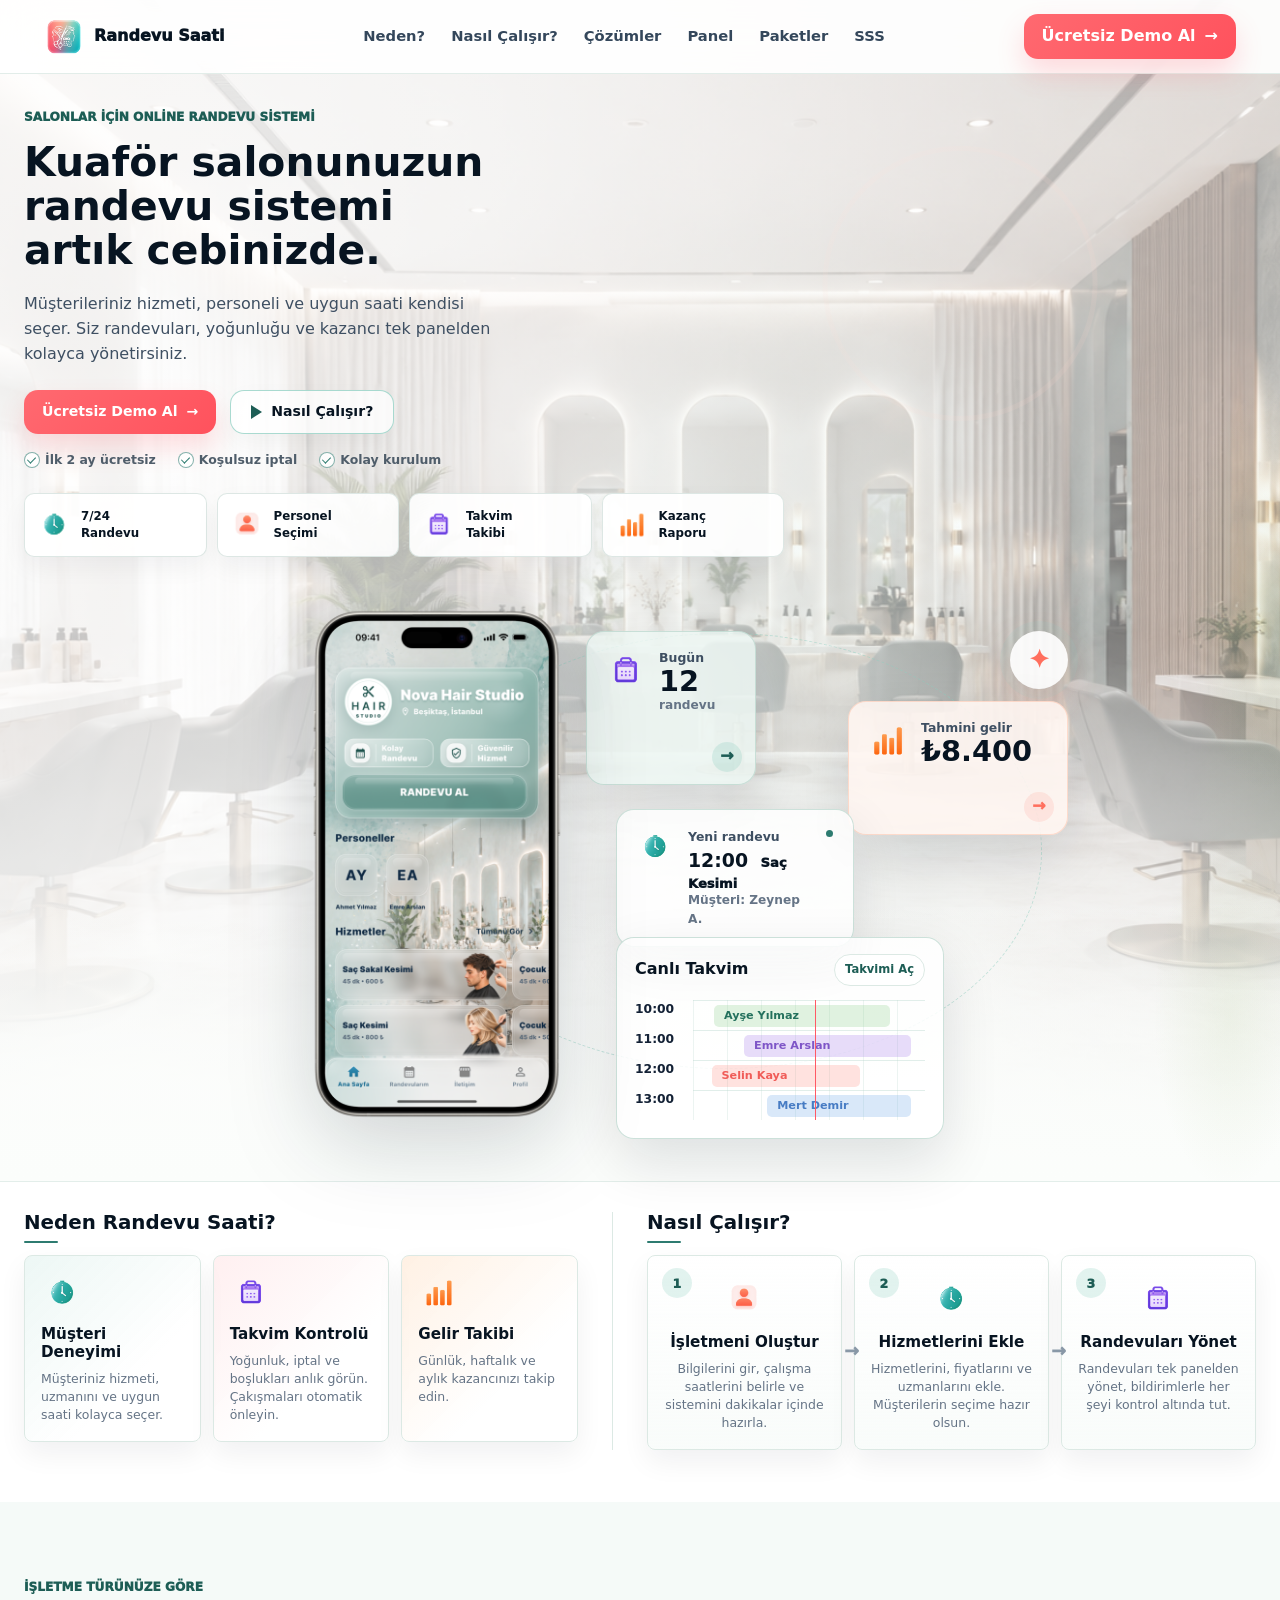
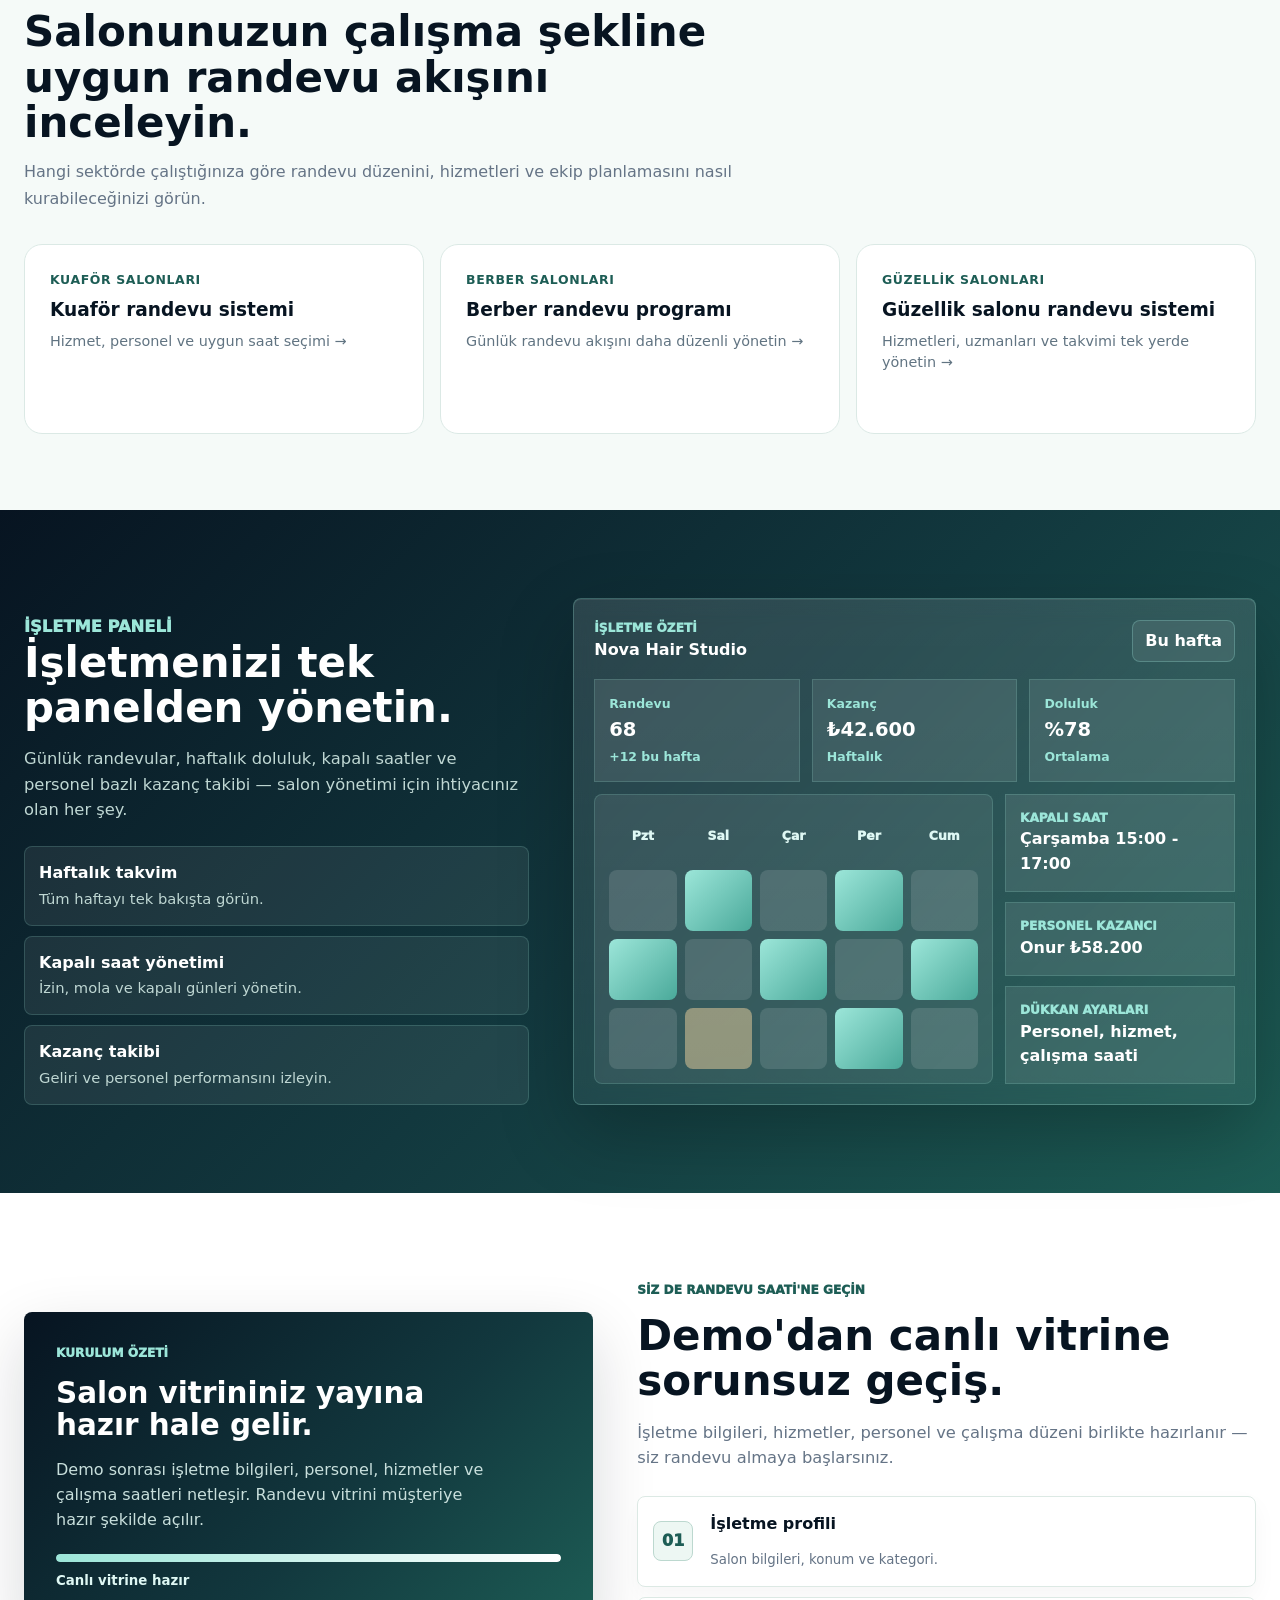
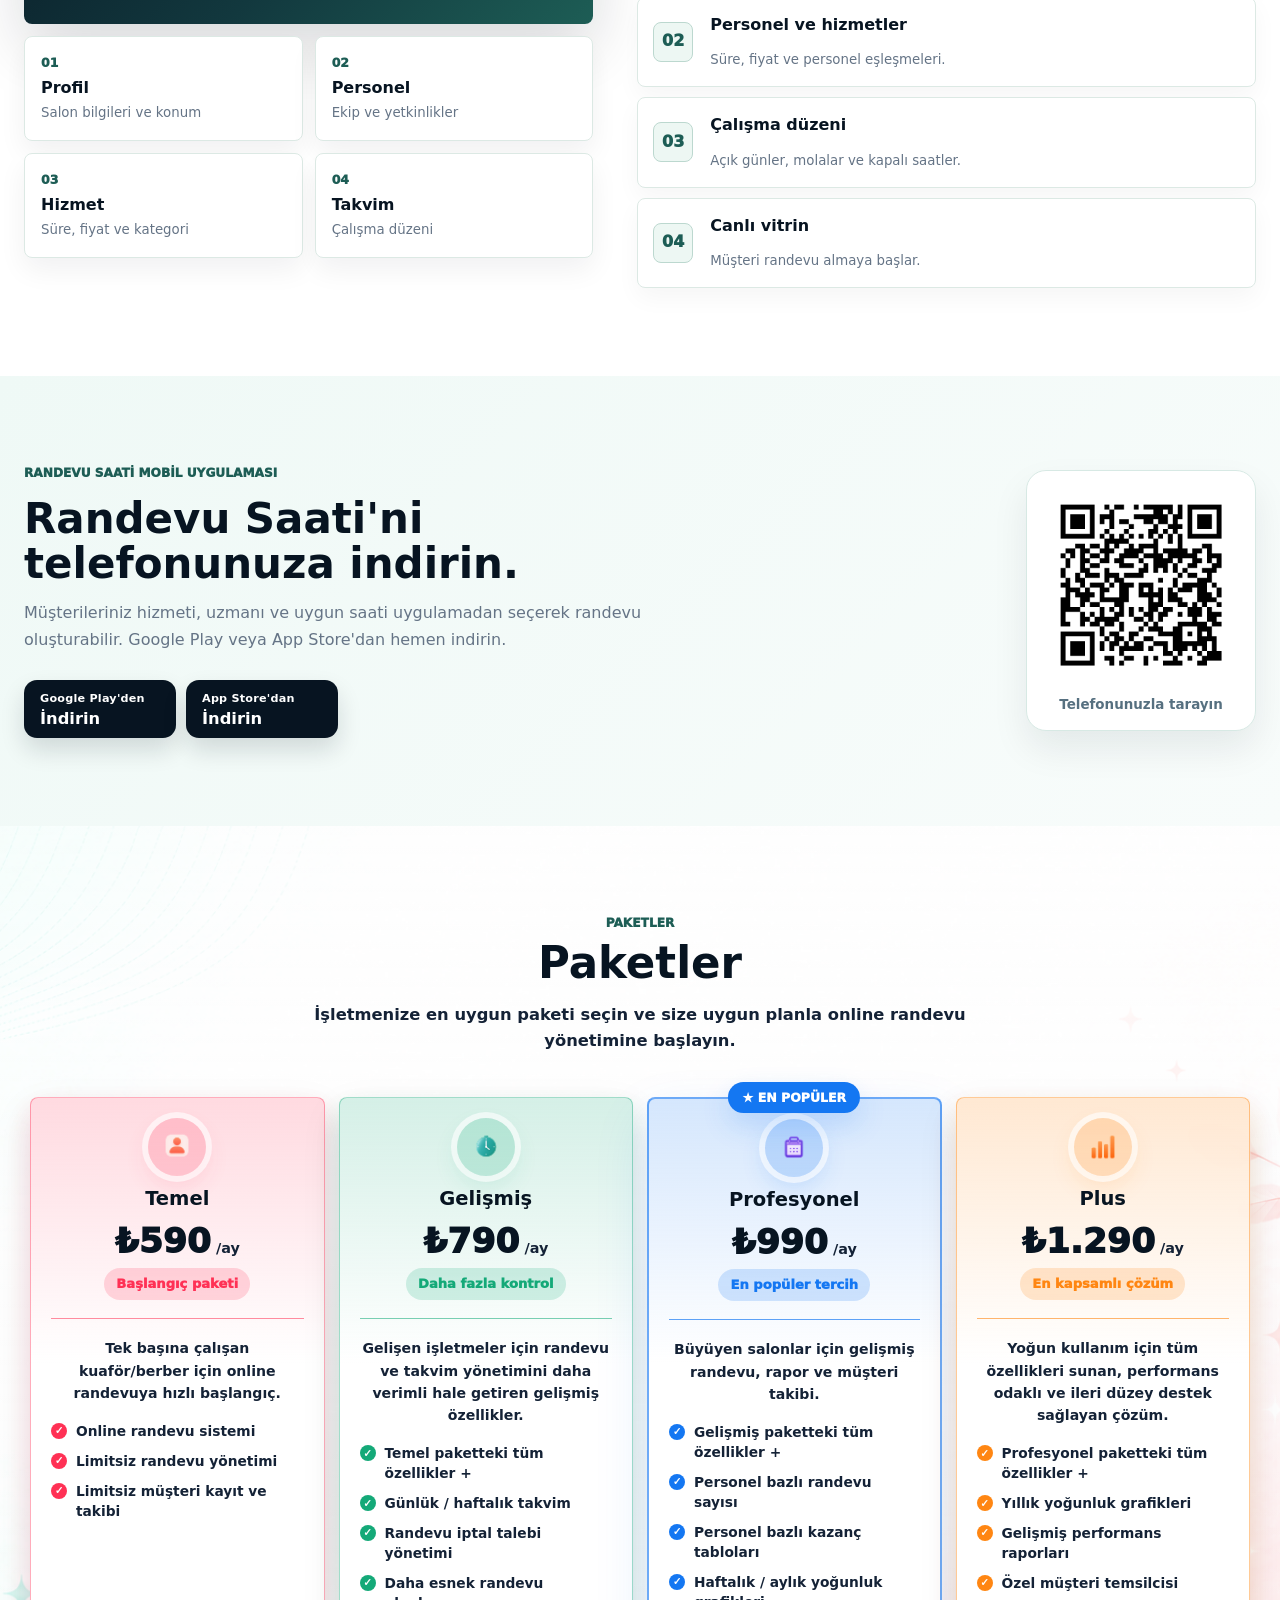
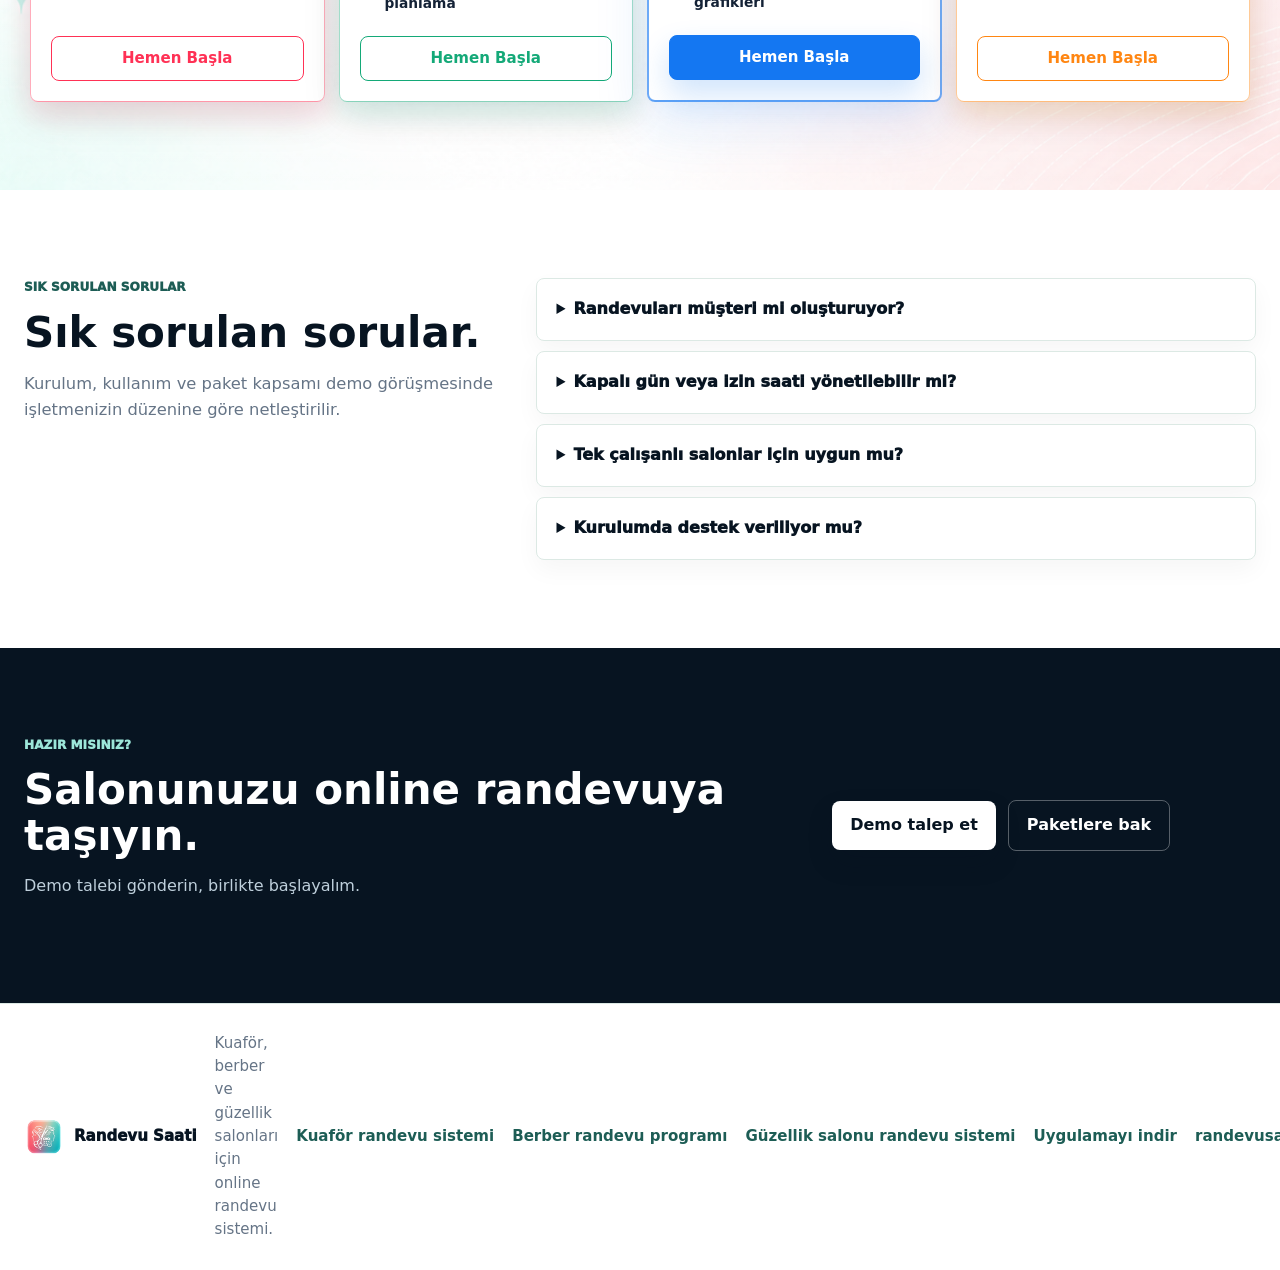
<file: index.html>
<!doctype html>
<html lang="tr">
<head>
  <meta charset="utf-8">
  <meta name="viewport" content="width=device-width, initial-scale=1">
  <title>Kuaför, Berber ve Güzellik Salonları için Online Randevu Sistemi | Randevu Saati</title>
  <meta name="description" content="Randevu Saati; kuaför, berber ve güzellik salonları için online randevu, haftalık takvim, personel yönetimi ve kazanç takibini tek panelde toplar.">
  <meta name="robots" content="index, follow">
  <meta name="google-site-verification" content="3ltA0Wt1E8ft84xTPHME4iedf49-IYaTqT_2dZsAN9I">
  <link rel="canonical" href="https://randevusaati.tr/">
  <meta property="og:type" content="website">
  <meta property="og:url" content="https://randevusaati.tr/">
  <meta property="og:site_name" content="Randevu Saati">
  <meta property="og:locale" content="tr_TR">
  <meta property="og:title" content="Kuaför, Berber ve Güzellik Salonları için Online Randevu Sistemi">
  <meta property="og:description" content="Salonunuz için modern online randevu deneyimi ve işletme yönetimi.">
  <meta property="og:image" content="https://randevusaati.tr/assets/brand/feature-graphic.jpg">
  <meta property="og:image:alt" content="Randevu Saati online randevu sistemi">
  <meta name="twitter:card" content="summary_large_image">
  <meta name="twitter:title" content="Kuaför, Berber ve Güzellik Salonları için Online Randevu Sistemi">
  <meta name="twitter:description" content="Salonunuz için modern online randevu deneyimi ve işletme yönetimi.">
  <meta name="twitter:image" content="https://randevusaati.tr/assets/brand/feature-graphic.jpg">
  <meta name="theme-color" content="#f7fbf9">
  <script async src="https://www.googletagmanager.com/gtag/js?id=G-8Y6YC2P566"></script>
  <script>
    window.dataLayer = window.dataLayer || [];
    function gtag(){dataLayer.push(arguments);}
    gtag("js", new Date());
    gtag("config", "G-8Y6YC2P566");
  </script>
  <link rel="icon" type="image/png" sizes="192x192" href="/favicon-192.png">
  <link rel="shortcut icon" type="image/png" href="/favicon-192.png">
  <link rel="preload" as="image" href="./assets/marketing/salon-hero-background.png">
  <link rel="preload" as="image" href="./assets/marketing/pricing-background.png">
  <link rel="preload" as="image" href="./assets/marketing/pricing-cta-salon.png">
  <link rel="preload" as="image" href="./assets/marketing/home-poster.png">
  <link rel="stylesheet" href="./styles.css?v=20260728-2">
  <script type="application/ld+json">
    {
      "@context": "https://schema.org",
      "@graph": [
        {
          "@type": "Organization",
          "@id": "https://randevusaati.tr/#organization",
          "name": "Randevu Saati",
          "url": "https://randevusaati.tr/",
          "logo": "https://randevusaati.tr/assets/brand/app-logo.png",
          "email": "randevusaatidestek@gmail.com",
          "telephone": "+905363047717"
        },
        {
          "@type": "WebSite",
          "@id": "https://randevusaati.tr/#website",
          "url": "https://randevusaati.tr/",
          "name": "Randevu Saati",
          "inLanguage": "tr-TR",
          "publisher": {
            "@id": "https://randevusaati.tr/#organization"
          }
        },
        {
          "@type": "SoftwareApplication",
          "@id": "https://randevusaati.tr/#software",
          "name": "Randevu Saati",
          "applicationCategory": "BusinessApplication",
          "operatingSystem": "Android, iOS",
          "description": "Kuaför, berber ve güzellik salonları için online randevu ve işletme yönetimi uygulaması.",
          "offers": {
            "@type": "AggregateOffer",
            "priceCurrency": "TRY",
            "lowPrice": "590",
            "highPrice": "1290",
            "offerCount": "4"
          }
        }
      ]
    }
  </script>
</head>
<body>
  <a class="skip-link" href="#icerik">İçeriğe geç</a>

  <header class="site-header" aria-label="Ana navigasyon">
    <a class="brand-mark" href="#top" aria-label="Randevu Saati ana sayfa">
      <img src="./assets/brand/app-logo.png" alt="" width="40" height="40">
      <span>Randevu Saati</span>
    </a>

    <nav id="site-nav" class="nav-links" aria-label="Sayfa bölümleri">
      <a href="#neden">Neden?</a>
      <a href="#akis">Nasıl Çalışır?</a>
      <a href="#cozumler">Çözümler</a>
      <a href="#panel">Panel</a>
      <a href="#paketler">Paketler</a>
      <a href="#sss">SSS</a>
    </nav>

    <div class="header-actions">
      <button class="nav-toggle" type="button" aria-label="Menüyü aç" aria-controls="site-nav" aria-expanded="false">
        <span></span>
        <span></span>
        <span></span>
      </button>
      <a class="header-action" href="mailto:randevusaatidestek@gmail.com?subject=Randevu%20Saati%20Demo%20Talebi">Ücretsiz Demo Al <span aria-hidden="true">→</span></a>
    </div>
  </header>

  <main id="icerik">
    <section id="top" class="hero" aria-labelledby="hero-title">
      <div class="hero-copy">
        <p class="eyebrow">Salonlar için online randevu sistemi</p>
        <h1 id="hero-title">Kuaför salonunuzun randevu sistemi artık cebinizde.</h1>
        <p class="hero-lead">Müşterileriniz hizmeti, personeli ve uygun saati kendisi seçer. Siz randevuları, yoğunluğu ve kazancı tek panelden kolayca yönetirsiniz.</p>

        <div class="hero-actions" aria-label="Öne çıkan işlemler">
          <a class="primary-action" href="mailto:randevusaatidestek@gmail.com?subject=Randevu%20Saati%20Demo%20Talebi">Ücretsiz Demo Al <span aria-hidden="true">→</span></a>
          <a class="secondary-action" href="#akis"><span class="play-icon" aria-hidden="true"></span>Nasıl Çalışır?</a>
        </div>

        <ul class="hero-assurance" aria-label="Demo avantajları">
          <li>İlk 2 ay ücretsiz</li>
          <li>Koşulsuz iptal</li>
          <li>Kolay kurulum</li>
        </ul>

        <div class="hero-proof" aria-label="Öne çıkan ürün alanları">
          <article>
            <img src="./assets/marketing/hero-icons/icon-appointment-hd.png" alt="" width="72" height="72" loading="lazy" decoding="async">
            <strong>7/24<span>Randevu</span></strong>
          </article>
          <article>
            <img src="./assets/marketing/hero-icons/icon-staff-hd.png" alt="" width="72" height="72" loading="lazy" decoding="async">
            <strong>Personel<span>Seçimi</span></strong>
          </article>
          <article>
            <img src="./assets/marketing/hero-icons/icon-calendar-hd.png" alt="" width="72" height="72" loading="lazy" decoding="async">
            <strong>Takvim<span>Takibi</span></strong>
          </article>
          <article>
            <img src="./assets/marketing/hero-icons/icon-revenue-hd.png" alt="" width="72" height="72" loading="lazy" decoding="async">
            <strong>Kazanç<span>Raporu</span></strong>
          </article>
        </div>
      </div>

      <div class="hero-product" aria-label="Randevu Saati ürün önizlemesi">
        <div class="product-phone" aria-label="Müşteri uygulaması poster görünümü">
          <img src="./assets/marketing/home-poster.png" alt="Randevu Saati müşteri uygulaması ana ekran poster görünümü" width="558" height="1100" decoding="async" fetchpriority="high">
        </div>

        <article class="hero-float-card stat-card stat-today" aria-label="Bugünkü randevu sayısı">
          <img src="./assets/marketing/hero-icons/icon-calendar-hd.png" alt="" width="48" height="48" loading="lazy" decoding="async">
          <div>
            <span>Bugün</span>
            <strong>12</strong>
            <small>randevu</small>
          </div>
          <i aria-hidden="true">→</i>
        </article>

        <article class="hero-float-card stat-card stat-revenue" aria-label="Tahmini gelir">
          <img src="./assets/marketing/hero-icons/icon-revenue-hd.png" alt="" width="56" height="56" loading="lazy" decoding="async">
          <div>
            <span>Tahmini gelir</span>
            <strong>₺8.400</strong>
          </div>
          <i aria-hidden="true">→</i>
        </article>

        <article class="hero-float-card appointment-card" aria-label="Yeni randevu bildirimi">
          <img src="./assets/marketing/hero-icons/icon-appointment-hd.png" alt="" width="38" height="38" loading="lazy" decoding="async">
          <div>
            <span>Yeni randevu</span>
            <strong>12:00 <em>Saç Kesimi</em></strong>
            <small>Müşteri: Zeynep A.</small>
          </div>
          <i aria-hidden="true"></i>
        </article>

        <article class="hero-float-card timeline-card" aria-label="Canlı takvim">
          <div class="timeline-card-head">
            <strong>Canlı Takvim</strong>
            <span>Takvimi Aç</span>
          </div>
          <div class="timeline-grid">
            <time>10:00</time>
            <div><span class="bar bar-green">Ayşe Yılmaz</span></div>
            <time>11:00</time>
            <div><span class="bar bar-purple">Emre Arslan</span></div>
            <time>12:00</time>
            <div><span class="bar bar-red">Selin Kaya</span></div>
            <time>13:00</time>
            <div><span class="bar bar-blue">Mert Demir</span></div>
            <b aria-hidden="true"></b>
          </div>
        </article>

        <div class="hero-spark" aria-hidden="true">✦</div>
      </div>
    </section>

    <section id="neden" class="section section-overview" aria-labelledby="why-title">
      <div class="section-inner overview-grid reveal">
        <div class="overview-block">
          <div class="overview-heading">
            <h2 id="why-title">Neden Randevu Saati?</h2>
          </div>

          <div class="overview-cards" aria-label="Ürün değerleri">
            <article>
              <img src="./assets/marketing/hero-icons/icon-appointment-hd.png" alt="" width="54" height="54" loading="lazy" decoding="async">
              <h3>Müşteri Deneyimi</h3>
              <p>Müşteriniz hizmeti, uzmanını ve uygun saati kolayca seçer.</p>
            </article>
            <article>
              <img src="./assets/marketing/hero-icons/icon-calendar-hd.png" alt="" width="54" height="54" loading="lazy" decoding="async">
              <h3>Takvim Kontrolü</h3>
              <p>Yoğunluk, iptal ve boşlukları anlık görün. Çakışmaları otomatik önleyin.</p>
            </article>
            <article>
              <img src="./assets/marketing/hero-icons/icon-revenue-hd.png" alt="" width="54" height="54" loading="lazy" decoding="async">
              <h3>Gelir Takibi</h3>
              <p>Günlük, haftalık ve aylık kazancınızı takip edin.</p>
            </article>
          </div>
        </div>

        <div id="akis" class="overview-block workflow-block" aria-labelledby="flow-title">
          <div class="overview-heading">
            <h2 id="flow-title">Nasıl Çalışır?</h2>
          </div>

          <div class="workflow-cards" aria-label="Kurulum adımları">
            <article>
              <span>1</span>
              <img src="./assets/marketing/hero-icons/icon-staff-hd.png" alt="" width="54" height="54" loading="lazy" decoding="async">
              <h3>İşletmeni Oluştur</h3>
              <p>Bilgilerini gir, çalışma saatlerini belirle ve sistemini dakikalar içinde hazırla.</p>
            </article>
            <article>
              <span>2</span>
              <img src="./assets/marketing/hero-icons/icon-appointment-hd.png" alt="" width="54" height="54" loading="lazy" decoding="async">
              <h3>Hizmetlerini Ekle</h3>
              <p>Hizmetlerini, fiyatlarını ve uzmanlarını ekle. Müşterilerin seçime hazır olsun.</p>
            </article>
            <article>
              <span>3</span>
              <img src="./assets/marketing/hero-icons/icon-calendar-hd.png" alt="" width="54" height="54" loading="lazy" decoding="async">
              <h3>Randevuları Yönet</h3>
              <p>Randevuları tek panelden yönet, bildirimlerle her şeyi kontrol altında tut.</p>
            </article>
          </div>
        </div>
      </div>
    </section>

    <section id="cozumler" class="section section-solutions" aria-labelledby="solutions-title">
      <div class="section-inner reveal">
        <div class="solutions-heading">
          <p class="eyebrow">İşletme türünüze göre</p>
          <h2 id="solutions-title">Salonunuzun çalışma şekline uygun randevu akışını inceleyin.</h2>
          <p>Hangi sektörde çalıştığınıza göre randevu düzenini, hizmetleri ve ekip planlamasını nasıl kurabileceğinizi görün.</p>
        </div>

        <div class="solution-links" aria-label="Sektöre özel randevu çözümleri">
          <a class="solution-link" href="./kuafor-randevu-programi/">
            <span class="solution-link-kicker">Kuaför salonları</span>
            <strong>Kuaför randevu sistemi</strong>
            <span>Hizmet, personel ve uygun saat seçimi →</span>
          </a>
          <a class="solution-link" href="./berber-randevu-programi/">
            <span class="solution-link-kicker">Berber salonları</span>
            <strong>Berber randevu programı</strong>
            <span>Günlük randevu akışını daha düzenli yönetin →</span>
          </a>
          <a class="solution-link" href="./guzellik-salonu-randevu-sistemi/">
            <span class="solution-link-kicker">Güzellik salonları</span>
            <strong>Güzellik salonu randevu sistemi</strong>
            <span>Hizmetleri, uzmanları ve takvimi tek yerde yönetin →</span>
          </a>
        </div>
      </div>
    </section>

    <section id="panel" class="section section-panel" aria-labelledby="panel-title">
      <div class="section-inner panel-layout reveal">
        <div class="panel-copy">
          <p class="eyebrow">İşletme paneli</p>
          <h2 id="panel-title">İşletmenizi tek panelden yönetin.</h2>
          <p>Günlük randevular, haftalık doluluk, kapalı saatler ve personel bazlı kazanç takibi — salon yönetimi için ihtiyacınız olan her şey.</p>
          <div class="panel-feature-list" aria-label="İşletme paneli özellikleri">
            <article><strong>Haftalık takvim</strong><span>Tüm haftayı tek bakışta görün.</span></article>
            <article><strong>Kapalı saat yönetimi</strong><span>İzin, mola ve kapalı günleri yönetin.</span></article>
            <article><strong>Kazanç takibi</strong><span>Geliri ve personel performansını izleyin.</span></article>
          </div>
        </div>

        <div class="admin-dashboard" aria-label="İşletme paneli mock görünümü">
          <div class="dash-header">
            <div>
              <span>İşletme özeti</span>
              <strong>Nova Hair Studio</strong>
            </div>
            <button type="button">Bu hafta</button>
          </div>

          <div class="dash-metrics">
            <div><span>Randevu</span><strong>68</strong><small>+12 bu hafta</small></div>
            <div><span>Kazanç</span><strong>₺42.600</strong><small>Haftalık</small></div>
            <div><span>Doluluk</span><strong>%78</strong><small>Ortalama</small></div>
          </div>

          <div class="dash-body">
            <div class="dash-calendar">
              <span>Pzt</span><span>Sal</span><span>Çar</span><span>Per</span><span>Cum</span>
              <i></i><i class="is-busy"></i><i></i><i class="is-busy"></i><i></i>
              <i class="is-busy"></i><i></i><i class="is-busy"></i><i></i><i class="is-busy"></i>
              <i></i><i class="is-closed"></i><i></i><i class="is-busy"></i><i></i>
            </div>

            <div class="dash-side">
              <div><span>Kapalı saat</span><strong>Çarşamba 15:00 - 17:00</strong></div>
              <div><span>Personel kazancı</span><strong>Onur ₺58.200</strong></div>
              <div><span>Dükkan ayarları</span><strong>Personel, hizmet, çalışma saati</strong></div>
            </div>
          </div>
        </div>
      </div>
    </section>

    <section id="kurulum" class="section section-setup" aria-labelledby="setup-title">
      <div class="section-inner setup-layout reveal">
        <div class="setup-showcase" aria-label="Kurulum özeti">
          <div class="launch-card">
            <p class="eyebrow">Kurulum özeti</p>
            <strong>Salon vitrininiz yayına hazır hale gelir.</strong>
            <p>Demo sonrası işletme bilgileri, personel, hizmetler ve çalışma saatleri netleşir. Randevu vitrini müşteriye hazır şekilde açılır.</p>
            <div class="setup-progress" aria-label="Kurulum ilerleme durumu">
              <span><i style="--w: 100%"></i></span>
              <small>Canlı vitrine hazır</small>
            </div>
          </div>

          <div class="setup-mini-grid" aria-label="Kurulum kapsamı">
            <div><span>01</span><strong>Profil</strong><small>Salon bilgileri ve konum</small></div>
            <div><span>02</span><strong>Personel</strong><small>Ekip ve yetkinlikler</small></div>
            <div><span>03</span><strong>Hizmet</strong><small>Süre, fiyat ve kategori</small></div>
            <div><span>04</span><strong>Takvim</strong><small>Çalışma düzeni</small></div>
          </div>
        </div>

        <div class="section-heading">
          <p class="eyebrow">Siz de Randevu Saati'ne geçin</p>
          <h2 id="setup-title">Demo'dan canlı vitrine sorunsuz geçiş.</h2>
          <p>İşletme bilgileri, hizmetler, personel ve çalışma düzeni birlikte hazırlanır — siz randevu almaya başlarsınız.</p>
          <ol class="setup-steps" aria-label="Kurulum adımları">
            <li><span>01</span><strong>İşletme profili</strong><small>Salon bilgileri, konum ve kategori.</small></li>
            <li><span>02</span><strong>Personel ve hizmetler</strong><small>Süre, fiyat ve personel eşleşmeleri.</small></li>
            <li><span>03</span><strong>Çalışma düzeni</strong><small>Açık günler, molalar ve kapalı saatler.</small></li>
            <li><span>04</span><strong>Canlı vitrin</strong><small>Müşteri randevu almaya başlar.</small></li>
          </ol>
        </div>
      </div>
    </section>

    <section id="indir" class="section section-download" aria-labelledby="download-title">
      <div class="section-inner download-layout reveal">
        <div class="download-copy">
          <p class="eyebrow">Randevu Saati mobil uygulaması</p>
          <h2 id="download-title">Randevu Saati'ni telefonunuza indirin.</h2>
          <p>Müşterileriniz hizmeti, uzmanı ve uygun saati uygulamadan seçerek randevu oluşturabilir. Google Play veya App Store'dan hemen indirin.</p>
          <div class="store-actions" aria-label="Uygulama mağazası bağlantıları">
            <a class="store-badge" data-store="google_play" href="https://play.google.com/store/apps/details?id=com.randevumco.app&amp;pcampaignid=web_share" target="_blank" rel="noopener noreferrer" aria-label="Randevu Saati uygulamasını Google Play'den indir">
              <span>Google Play'den</span>
              <strong>İndirin</strong>
            </a>
            <a class="store-badge" data-store="app_store" href="https://apps.apple.com/tr/app/randevu-saati/id6772236414?l=tr" target="_blank" rel="noopener noreferrer" aria-label="Randevu Saati uygulamasını App Store'dan indir">
              <span>App Store'dan</span>
              <strong>İndirin</strong>
            </a>
          </div>
        </div>

        <a class="download-qr" href="./indir/" aria-label="Telefonla açmak için QR kod yönlendirmesini aç">
          <img src="./assets/qr/randevu-saati-indir.png" alt="Randevu Saati uygulamasını indirmek için QR kod" width="1200" height="1200" loading="lazy" decoding="async">
          <span>Telefonunuzla tarayın</span>
        </a>
      </div>
    </section>

    <section id="paketler" class="section section-pricing" aria-labelledby="pricing-title">
      <div class="section-inner reveal">
        <div class="pricing-head">
          <div class="section-heading">
            <p class="eyebrow">Paketler</p>
            <h2 id="pricing-title">Paketler</h2>
            <p>İşletmenize en uygun paketi seçin ve size uygun planla online randevu yönetimine başlayın.</p>
          </div>
        </div>

        <div class="pricing-grid">
          <article class="pricing-card plan-basic">
            <div class="plan-icon" aria-hidden="true">
              <img src="./assets/marketing/hero-icons/icon-staff-hd.png" alt="" width="56" height="56" loading="lazy" decoding="async">
            </div>
            <h3>Temel</h3>
            <p class="price"><span data-price data-monthly="₺590" data-yearly="₺5.660">₺590</span><small data-period>/ay</small></p>
            <p class="plan-label">Başlangıç paketi</p>
            <p class="plan-copy">Tek başına çalışan kuaför/berber için online randevuya hızlı başlangıç.</p>
            <ul>
              <li>Online randevu sistemi</li>
              <li>Limitsiz randevu yönetimi</li>
              <li>Limitsiz müşteri kayıt ve takibi</li>
            </ul>
            <a class="plan-action" href="mailto:randevusaatidestek@gmail.com?subject=Temel%20Paket%20Talebi">Hemen Başla</a>
          </article>

          <article class="pricing-card plan-growth">
            <div class="plan-icon" aria-hidden="true">
              <img src="./assets/marketing/hero-icons/icon-appointment-hd.png" alt="" width="56" height="56" loading="lazy" decoding="async">
            </div>
            <h3>Gelişmiş</h3>
            <p class="price"><span data-price data-monthly="₺790" data-yearly="₺7.580">₺790</span><small data-period>/ay</small></p>
            <p class="plan-label">Daha fazla kontrol</p>
            <p class="plan-copy">Gelişen işletmeler için randevu ve takvim yönetimini daha verimli hale getiren gelişmiş özellikler.</p>
            <ul>
              <li>Temel paketteki tüm özellikler +</li>
              <li>Günlük / haftalık takvim</li>
              <li>Randevu iptal talebi yönetimi</li>
              <li>Daha esnek randevu planlama</li>
            </ul>
            <a class="plan-action" href="mailto:randevusaatidestek@gmail.com?subject=Gelişmiş%20Paket%20Talebi">Hemen Başla</a>
          </article>

          <article class="pricing-card plan-pro is-featured">
            <p class="plan-badge">★ En Popüler</p>
            <div class="plan-icon" aria-hidden="true">
              <img src="./assets/marketing/hero-icons/icon-calendar-hd.png" alt="" width="56" height="56" loading="lazy" decoding="async">
            </div>
            <h3>Profesyonel</h3>
            <p class="price"><span data-price data-monthly="₺990" data-yearly="₺9.500">₺990</span><small data-period>/ay</small></p>
            <p class="plan-label">En popüler tercih</p>
            <p class="plan-copy">Büyüyen salonlar için gelişmiş randevu, rapor ve müşteri takibi.</p>
            <ul>
              <li>Gelişmiş paketteki tüm özellikler +</li>
              <li>Personel bazlı randevu sayısı</li>
              <li>Personel bazlı kazanç tabloları</li>
              <li>Haftalık / aylık yoğunluk grafikleri</li>
            </ul>
            <a class="plan-action" href="mailto:randevusaatidestek@gmail.com?subject=Profesyonel%20Paket%20Talebi">Hemen Başla</a>
          </article>

          <article class="pricing-card plan-plus">
            <div class="plan-icon" aria-hidden="true">
              <img src="./assets/marketing/hero-icons/icon-revenue-hd.png" alt="" width="56" height="56" loading="lazy" decoding="async">
            </div>
            <h3>Plus</h3>
            <p class="price"><span data-price data-monthly="₺1.290" data-yearly="₺12.380">₺1.290</span><small data-period>/ay</small></p>
            <p class="plan-label">En kapsamlı çözüm</p>
            <p class="plan-copy">Yoğun kullanım için tüm özellikleri sunan, performans odaklı ve ileri düzey destek sağlayan çözüm.</p>
            <ul>
              <li>Profesyonel paketteki tüm özellikler +</li>
              <li>Yıllık yoğunluk grafikleri</li>
              <li>Gelişmiş performans raporları</li>
              <li>Özel müşteri temsilcisi</li>
            </ul>
            <a class="plan-action" href="mailto:randevusaatidestek@gmail.com?subject=Plus%20Paket%20Talebi">Hemen Başla</a>
          </article>
        </div>

      </div>
    </section>

    <section id="sss" class="section section-faq" aria-labelledby="faq-title">
      <div class="section-inner faq-layout reveal">
        <div class="section-heading">
          <p class="eyebrow">Sık sorulan sorular</p>
          <h2 id="faq-title">Sık sorulan sorular.</h2>
          <p>Kurulum, kullanım ve paket kapsamı demo görüşmesinde işletmenizin düzenine göre netleştirilir.</p>
        </div>

        <div class="faq-list">
          <details>
            <summary>Randevuları müşteri mi oluşturuyor?</summary>
            <p>Evet. Müşteri salon vitrini üzerinden hizmeti, personeli ve uygun saati seçerek randevuyu tamamlar.</p>
          </details>
          <details>
            <summary>Kapalı gün veya izin saati yönetilebilir mi?</summary>
            <p>Evet. Çalışma düzeni, kapalı saatler ve izin günleri işletme panelinde yönetilebilir.</p>
          </details>
          <details>
            <summary>Tek çalışanlı salonlar için uygun mu?</summary>
            <p>Evet. Temel paket tek başına çalışan kuaför, berber ve güzellik uzmanları için sade bir başlangıç sunar.</p>
          </details>
          <details>
            <summary>Kurulumda destek veriliyor mu?</summary>
            <p>Evet. İşletme profili, hizmetler, personel ve çalışma saatleri demo sonrasında birlikte hazırlanır.</p>
          </details>
        </div>
      </div>
    </section>

    <section class="section section-final" aria-labelledby="final-title">
      <div class="section-inner final-layout reveal">
        <div>
          <p class="eyebrow">Hazır mısınız?</p>
          <h2 id="final-title">Salonunuzu online randevuya taşıyın.</h2>
          <p>Demo talebi gönderin, birlikte başlayalım.</p>
        </div>
        <div class="final-actions">
          <a class="primary-action light" href="mailto:randevusaatidestek@gmail.com?subject=Randevu%20Saati%20Demo%20Talebi">Demo talep et</a>
          <a class="secondary-action inverted" href="#paketler">Paketlere bak</a>
        </div>
      </div>
    </section>
  </main>

  <footer class="site-footer">
    <div class="section-inner footer-inner">
      <a class="brand-mark" href="#top" aria-label="Randevu Saati ana sayfa">
        <img src="./assets/brand/app-logo.png" alt="" width="34" height="34">
        <span>Randevu Saati</span>
      </a>
      <p>Kuaför, berber ve güzellik salonları için online randevu sistemi.</p>
      <a class="footer-resource-link" href="./kuafor-randevu-programi/">Kuaför randevu sistemi</a>
      <a class="footer-resource-link" href="./berber-randevu-programi/">Berber randevu programı</a>
      <a class="footer-resource-link" href="./guzellik-salonu-randevu-sistemi/">Güzellik salonu randevu sistemi</a>
      <a class="footer-resource-link" href="#indir">Uygulamayı indir</a>
      <a href="mailto:randevusaatidestek@gmail.com">randevusaatidestek@gmail.com</a>
    </div>
  </footer>

  <div class="pricing-cta-overlay" aria-label="Demo çağrısı" aria-hidden="true" inert>
    <div class="pricing-cta-media">
      <img src="./assets/marketing/pricing-cta-salon.png" alt="Modern kuaför salonu" width="720" height="720" loading="lazy" decoding="async">
      <span aria-hidden="true">
        <img src="./assets/marketing/hero-icons/icon-appointment-hd.png" alt="" width="44" height="44" loading="lazy" decoding="async">
      </span>
    </div>

    <div class="pricing-cta-copy">
      <strong>Salonunuz için doğru paketi seçmeye hazır mısınız?</strong>
      <p>Dakikalar içinde başlayın; müşterileriniz randevu oluştursun.</p>
    </div>

    <div class="pricing-cta-actions">
      <a class="primary-action" href="mailto:randevusaatidestek@gmail.com?subject=Randevu%20Saati%20Demo%20Talebi">Ücretsiz Demo Al <span aria-hidden="true">→</span></a>
      <a class="secondary-action" href="#paketler">Paketler</a>
      <a
        class="whatsapp-action"
        href="#"
        data-whatsapp-link
        data-phone="+90 536 304 7717"
        data-message="Merhabalar, bilgi almak istiyorum."
        aria-label="WhatsApp ile bilgi al"
      >
        <svg viewBox="0 0 24 24" aria-hidden="true" focusable="false">
          <path d="M12.05 3.2a8.68 8.68 0 0 0-7.52 13.02l-1.02 4.04 4.13-1a8.67 8.67 0 1 0 4.41-16.06Zm0 1.58a7.09 7.09 0 0 1 0 14.18 7 7 0 0 1-3.7-1.05l-.28-.17-2.23.54.55-2.15-.18-.3a7.08 7.08 0 0 1 5.84-11.05Zm-2.13 3.44c-.15 0-.39.06-.59.28-.2.22-.77.75-.77 1.83s.79 2.12.9 2.27c.11.15 1.52 2.42 3.77 3.3 1.87.74 2.25.6 2.66.56.41-.04 1.31-.54 1.5-1.05.19-.52.19-.96.13-1.05-.06-.1-.2-.15-.43-.27-.23-.11-1.31-.65-1.52-.72-.2-.07-.35-.11-.5.12-.15.22-.57.72-.7.87-.13.15-.26.17-.49.06-.23-.12-.96-.36-1.83-1.13-.68-.6-1.13-1.35-1.27-1.58-.13-.22-.01-.35.1-.46.1-.1.23-.27.34-.4.12-.13.15-.22.23-.38.08-.15.04-.29-.02-.4-.05-.12-.5-1.2-.68-1.64-.18-.43-.36-.37-.5-.38l-.43-.01Z"/>
        </svg>
        <span>WhatsApp</span>
      </a>
    </div>
  </div>

  <div class="screen-modal" role="dialog" aria-modal="true" aria-labelledby="screen-modal-title" hidden>
    <button class="modal-close" type="button" aria-label="Ekran önizlemesini kapat">Kapat</button>
    <div class="modal-body">
      <img id="screen-modal-image" src="./assets/marketing/home-poster.png" alt="">
      <div class="modal-copy">
        <p class="eyebrow">Ekran önizleme</p>
        <h2 id="screen-modal-title">Salon vitrini</h2>
        <p id="screen-modal-copy">Müşteri salonu ve hizmetleri tek ekranda görür.</p>
      </div>
    </div>
  </div>

  <script src="./script.js?v=20260708-4"></script>
</body>
</html>
</file>
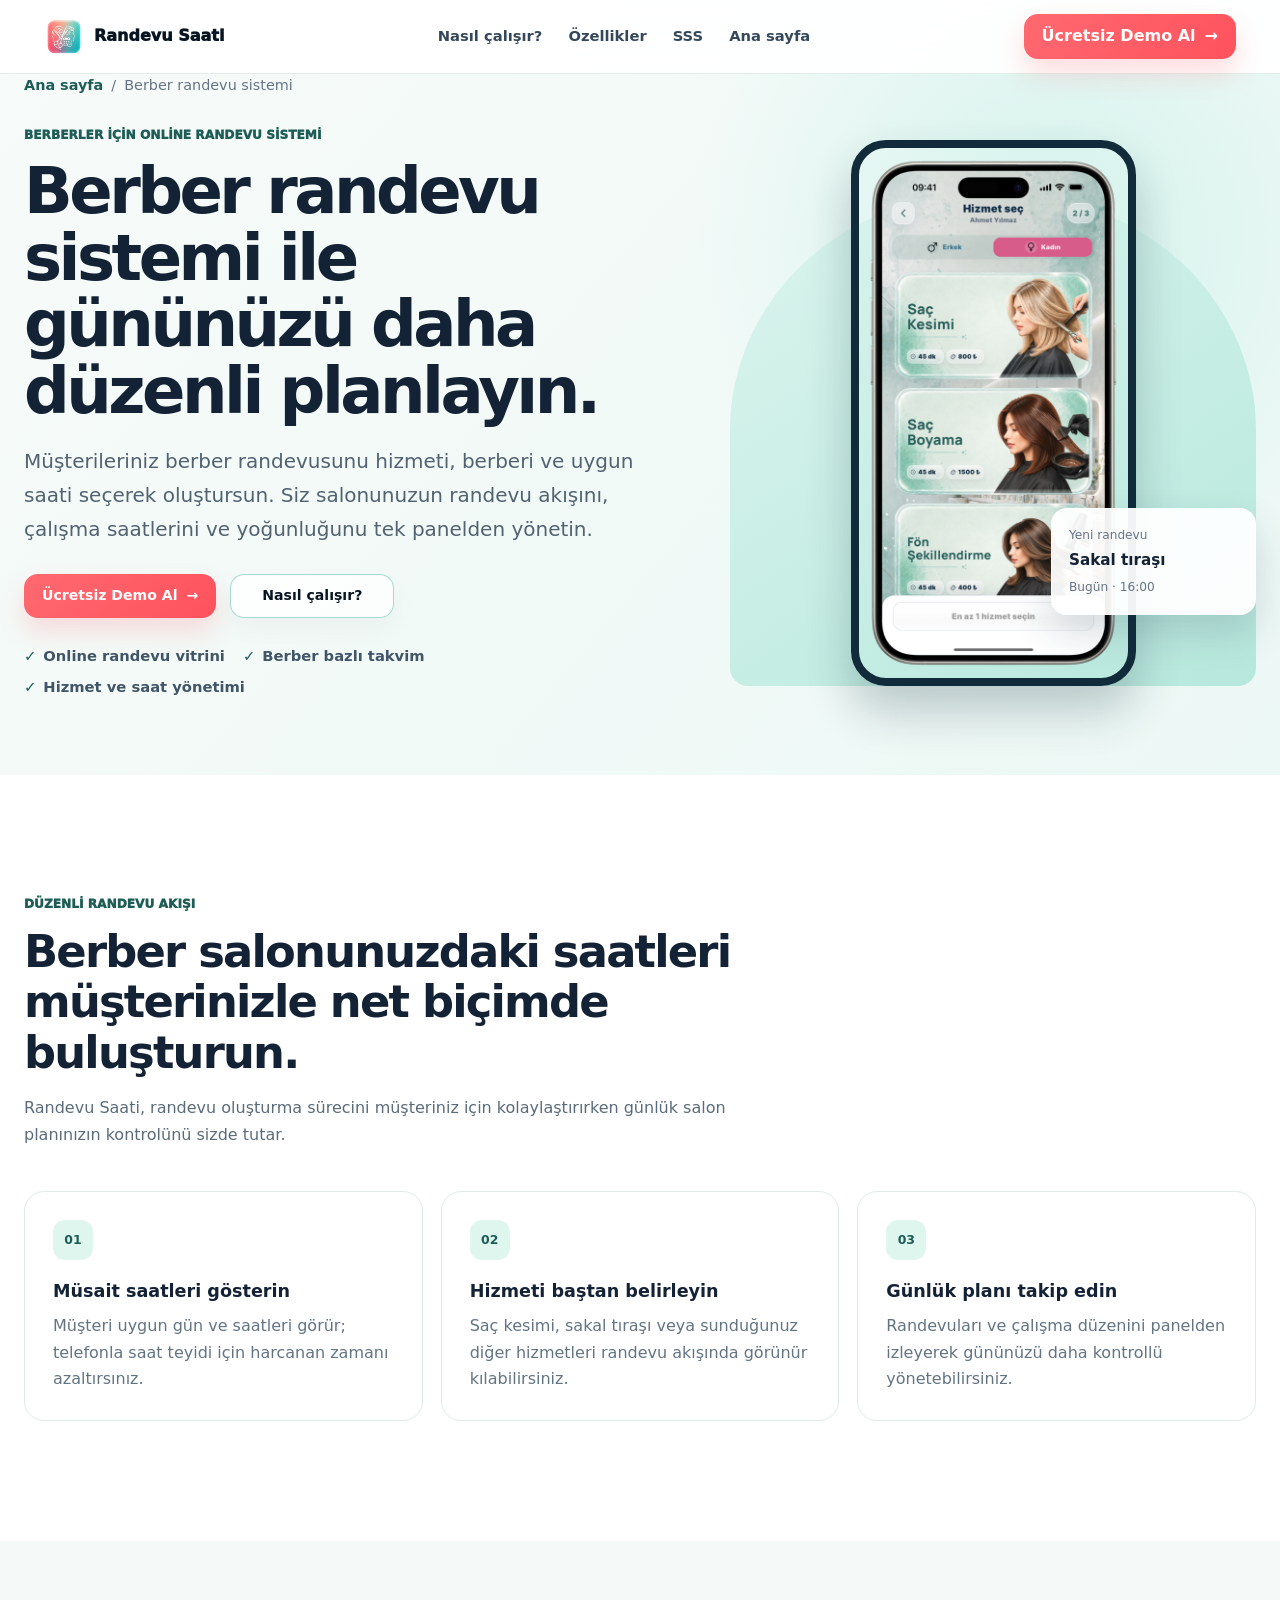
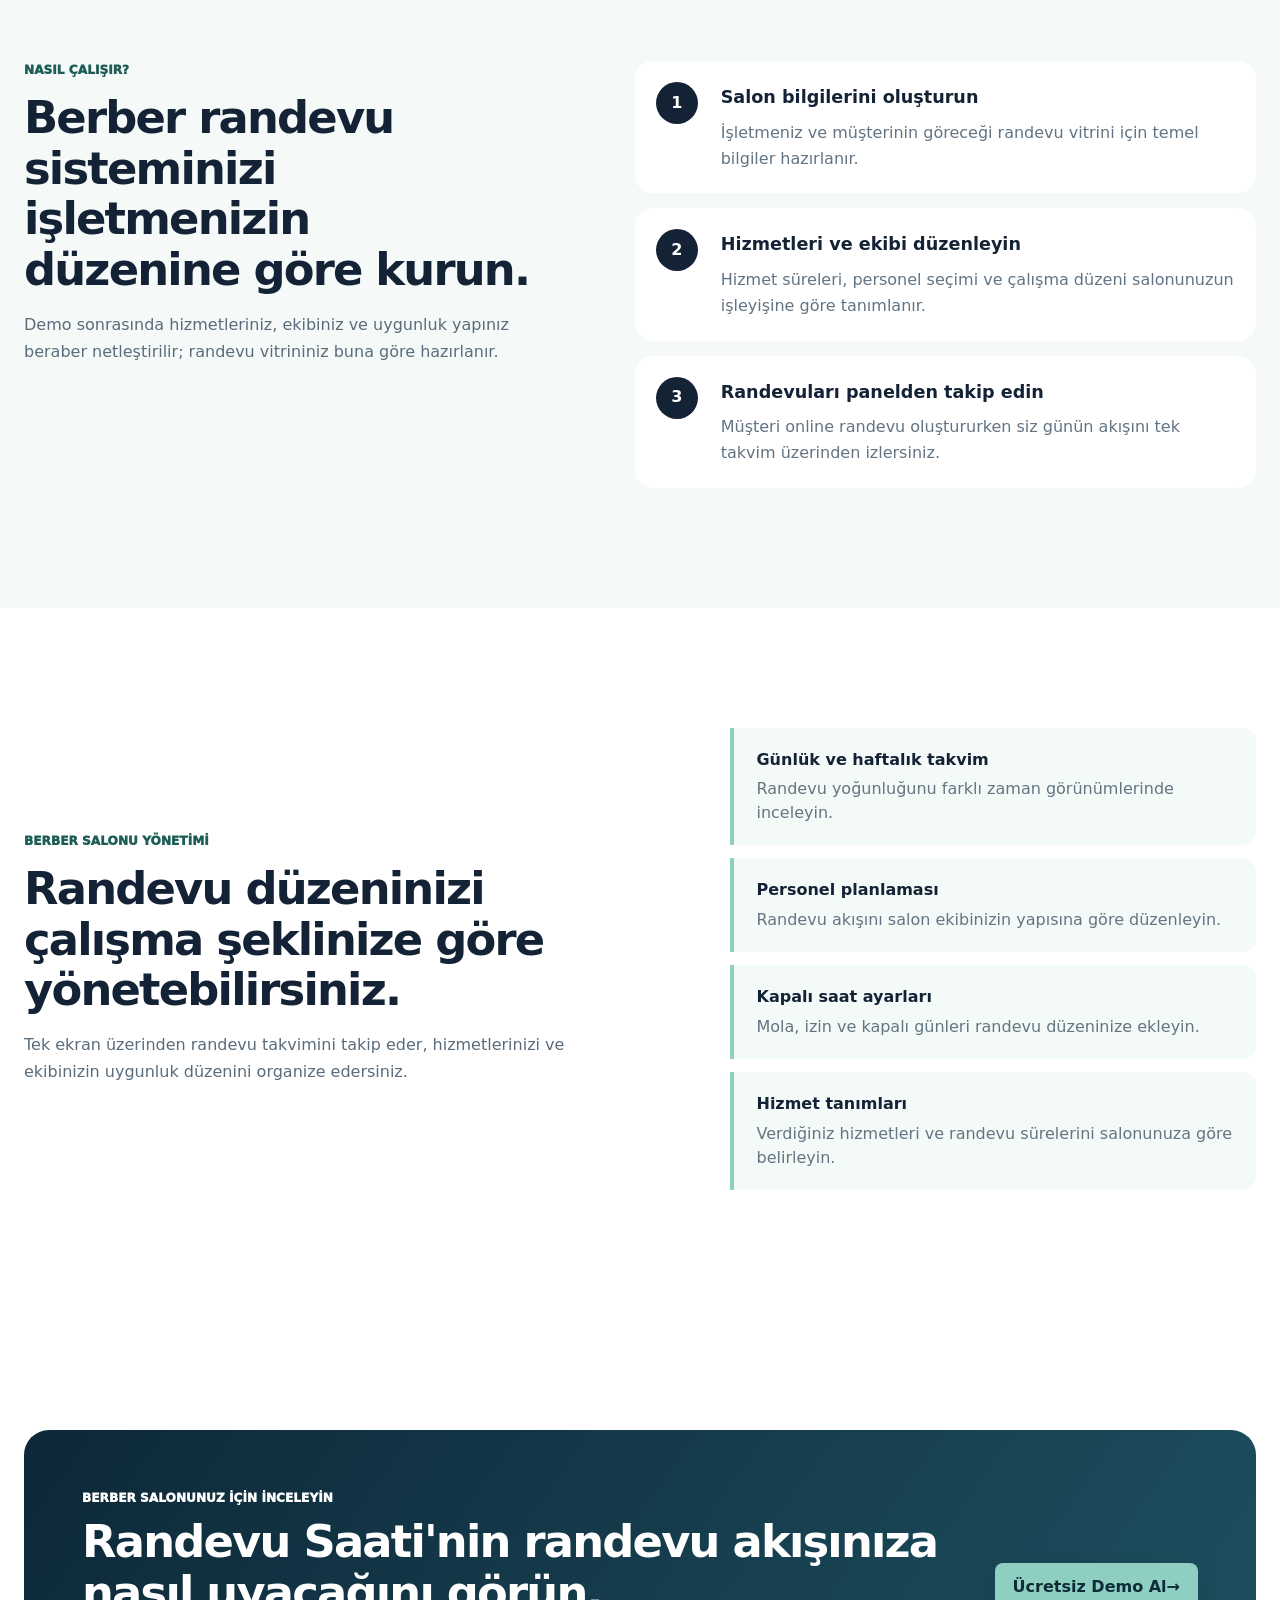
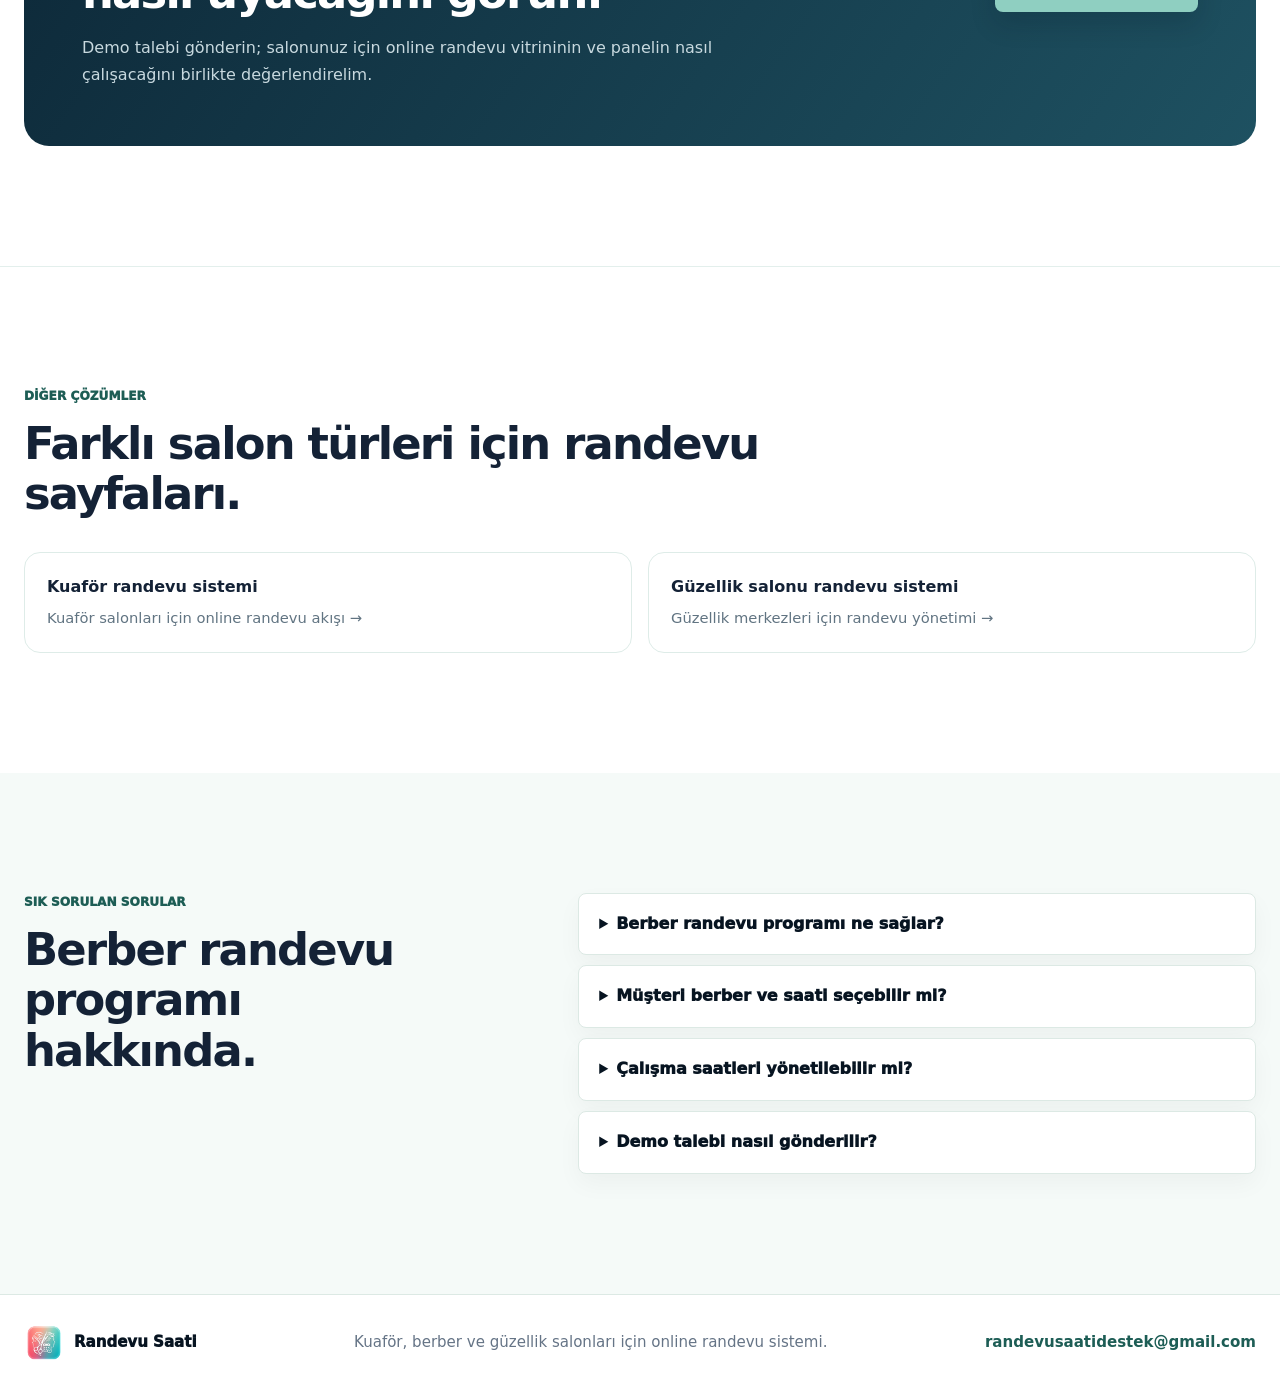
<file: berber-randevu-programi/index.html>
<!doctype html>
<html lang="tr">
<head>
  <meta charset="utf-8">
  <meta name="viewport" content="width=device-width, initial-scale=1">
  <title>Berber Randevu Sistemi | Berber Randevu Programı | Randevu Saati</title>
  <meta name="description" content="Berber randevu sistemi ile müşterileriniz online randevu alsın; siz hizmetleri, berberleri ve çalışma düzenini tek panelden yönetin.">
  <meta name="robots" content="index, follow">
  <link rel="canonical" href="https://randevusaati.tr/berber-randevu-programi/">
  <meta property="og:type" content="website">
  <meta property="og:url" content="https://randevusaati.tr/berber-randevu-programi/">
  <meta property="og:site_name" content="Randevu Saati">
  <meta property="og:locale" content="tr_TR">
  <meta property="og:title" content="Berber Randevu Sistemi | Randevu Saati">
  <meta property="og:description" content="Berber randevularını, personeli ve takvimi tek panelden yönetin.">
  <meta property="og:image" content="https://randevusaati.tr/assets/brand/feature-graphic.jpg">
  <meta name="twitter:card" content="summary_large_image">
  <meta name="twitter:title" content="Berber Randevu Sistemi | Randevu Saati">
  <meta name="twitter:description" content="Berber randevularını, personeli ve takvimi tek panelden yönetin.">
  <meta name="theme-color" content="#f7fbf9">
  <link rel="icon" type="image/png" sizes="192x192" href="/favicon-192.png">
  <link rel="shortcut icon" type="image/png" href="/favicon-192.png">
  <link rel="stylesheet" href="../styles.css?v=20260728-2">
  <link rel="stylesheet" href="../seo-pages.css?v=20260728-2">
  <script async src="https://www.googletagmanager.com/gtag/js?id=G-8Y6YC2P566"></script>
  <script>window.dataLayer=window.dataLayer||[];function gtag(){dataLayer.push(arguments)}gtag("js",new Date());gtag("config","G-8Y6YC2P566");</script>
  <script type="application/ld+json">
    {"@context":"https://schema.org","@graph":[
      {"@type":"BreadcrumbList","itemListElement":[{"@type":"ListItem","position":1,"name":"Ana sayfa","item":"https://randevusaati.tr/"},{"@type":"ListItem","position":2,"name":"Berber randevu programı","item":"https://randevusaati.tr/berber-randevu-programi/"}]},
      {"@type":"SoftwareApplication","name":"Randevu Saati","applicationCategory":"BusinessApplication","operatingSystem":"Android, iOS","url":"https://randevusaati.tr/berber-randevu-programi/","description":"Berber salonları için online randevu, takvim ve işletme yönetimi uygulaması.","offers":{"@type":"AggregateOffer","priceCurrency":"TRY","lowPrice":"590","highPrice":"1290","offerCount":"4"}},
      {"@type":"FAQPage","mainEntity":[
        {"@type":"Question","name":"Berber randevu programı ne sağlar?","acceptedAnswer":{"@type":"Answer","text":"Müşterilerin berber salonundan online randevu oluşturmasını, işletmenin de günlük randevu akışını tek panelden takip etmesini sağlar."}},
        {"@type":"Question","name":"Müşteri berber ve saati seçebilir mi?","acceptedAnswer":{"@type":"Answer","text":"Randevu vitrini üzerinden hizmet, uygun personel ve müsait saat seçilerek randevu oluşturulabilir."}},
        {"@type":"Question","name":"Çalışma saatleri yönetilebilir mi?","acceptedAnswer":{"@type":"Answer","text":"Hizmetler, personel ve çalışma düzeni işletmenin ihtiyacına göre yapılandırılabilir; kapalı saatler takvimde yönetilebilir."}},
        {"@type":"Question","name":"Demo talebi nasıl gönderilir?","acceptedAnswer":{"@type":"Answer","text":"Sayfadaki demo bağlantısı üzerinden Randevu Saati ekibine ulaşarak demo talebi gönderebilirsiniz."}}
      ]}
    ]}
  </script>
</head>
<body class="seo-page">
  <a class="skip-link" href="#icerik">İçeriğe geç</a>
  <header class="site-header" aria-label="Ana navigasyon">
    <a class="brand-mark" href="../" aria-label="Randevu Saati ana sayfa"><img src="../assets/brand/app-logo.png" alt="" width="40" height="40"><span>Randevu Saati</span></a>
    <nav id="site-nav" class="nav-links" aria-label="Sayfa bölümleri"><a href="#nasil-calisir">Nasıl çalışır?</a><a href="#ozellikler">Özellikler</a><a href="#sss">SSS</a><a href="../">Ana sayfa</a></nav>
    <div class="header-actions"><button class="nav-toggle" type="button" aria-label="Menüyü aç" aria-controls="site-nav" aria-expanded="false"><span></span><span></span><span></span></button><a class="header-action" href="mailto:randevusaatidestek@gmail.com?subject=Berber%20Randevu%20Program%C4%B1%20Demo%20Talebi">Ücretsiz Demo Al <span aria-hidden="true">→</span></a></div>
  </header>
  <main id="icerik">
    <section class="seo-hero" aria-labelledby="page-title"><div class="section-inner"><nav class="breadcrumb" aria-label="İçerik yolu"><a href="../">Ana sayfa</a><span aria-hidden="true">/</span><span>Berber randevu sistemi</span></nav><div class="seo-hero-grid"><div class="seo-hero-copy"><p class="eyebrow">Berberler için online randevu sistemi</p><h1 id="page-title">Berber randevu sistemi ile gününüzü daha düzenli planlayın.</h1><p class="seo-lead">Müşterileriniz berber randevusunu hizmeti, berberi ve uygun saati seçerek oluştursun. Siz salonunuzun randevu akışını, çalışma saatlerini ve yoğunluğunu tek panelden yönetin.</p><div class="hero-actions"><a class="primary-action" href="mailto:randevusaatidestek@gmail.com?subject=Berber%20Randevu%20Program%C4%B1%20Demo%20Talebi">Ücretsiz Demo Al <span aria-hidden="true">→</span></a><a class="secondary-action" href="#nasil-calisir">Nasıl çalışır?</a></div><ul class="seo-assurance"><li>Online randevu vitrini</li><li>Berber bazlı takvim</li><li>Hizmet ve saat yönetimi</li></ul></div><div class="seo-product-stage" aria-label="Online berber randevusu ekranı örneği"><div class="seo-phone-frame"><img src="../assets/marketing/services-poster.png" alt="Randevu Saati uygulamasında hizmet seçimi ekranı" width="560" height="990" fetchpriority="high"></div><div class="seo-booking-card" aria-hidden="true"><span>Yeni randevu</span><strong>Sakal tıraşı</strong><p>Bugün · 16:00</p></div></div></div></div></section>
    <section class="seo-section" aria-labelledby="value-title"><div class="section-inner"><div class="seo-section-heading"><p class="eyebrow">Düzenli randevu akışı</p><h2 id="value-title">Berber salonunuzdaki saatleri müşterinizle net biçimde buluşturun.</h2><p>Randevu Saati, randevu oluşturma sürecini müşteriniz için kolaylaştırırken günlük salon planınızın kontrolünü sizde tutar.</p></div><div class="seo-value-grid"><article><span class="seo-icon" aria-hidden="true">01</span><h3>Müsait saatleri gösterin</h3><p>Müşteri uygun gün ve saatleri görür; telefonla saat teyidi için harcanan zamanı azaltırsınız.</p></article><article><span class="seo-icon" aria-hidden="true">02</span><h3>Hizmeti baştan belirleyin</h3><p>Saç kesimi, sakal tıraşı veya sunduğunuz diğer hizmetleri randevu akışında görünür kılabilirsiniz.</p></article><article><span class="seo-icon" aria-hidden="true">03</span><h3>Günlük planı takip edin</h3><p>Randevuları ve çalışma düzenini panelden izleyerek gününüzü daha kontrollü yönetebilirsiniz.</p></article></div></div></section>
    <section id="nasil-calisir" class="seo-section seo-section-soft" aria-labelledby="flow-title"><div class="section-inner seo-flow-layout"><div class="seo-section-heading"><p class="eyebrow">Nasıl çalışır?</p><h2 id="flow-title">Berber randevu sisteminizi işletmenizin düzenine göre kurun.</h2><p>Demo sonrasında hizmetleriniz, ekibiniz ve uygunluk yapınız beraber netleştirilir; randevu vitrininiz buna göre hazırlanır.</p></div><ol class="seo-flow-steps"><li><span>1</span><div><h3>Salon bilgilerini oluşturun</h3><p>İşletmeniz ve müşterinin göreceği randevu vitrini için temel bilgiler hazırlanır.</p></div></li><li><span>2</span><div><h3>Hizmetleri ve ekibi düzenleyin</h3><p>Hizmet süreleri, personel seçimi ve çalışma düzeni salonunuzun işleyişine göre tanımlanır.</p></div></li><li><span>3</span><div><h3>Randevuları panelden takip edin</h3><p>Müşteri online randevu oluştururken siz günün akışını tek takvim üzerinden izlersiniz.</p></div></li></ol></div></section>
    <section id="ozellikler" class="seo-section seo-feature-section" aria-labelledby="feature-title"><div class="section-inner seo-feature-layout"><div class="seo-section-heading"><p class="eyebrow">Berber salonu yönetimi</p><h2 id="feature-title">Randevu düzeninizi çalışma şeklinize göre yönetebilirsiniz.</h2><p>Tek ekran üzerinden randevu takvimini takip eder, hizmetlerinizi ve ekibinizin uygunluk düzenini organize edersiniz.</p></div><ul class="seo-feature-list"><li><strong>Günlük ve haftalık takvim</strong><span>Randevu yoğunluğunu farklı zaman görünümlerinde inceleyin.</span></li><li><strong>Personel planlaması</strong><span>Randevu akışını salon ekibinizin yapısına göre düzenleyin.</span></li><li><strong>Kapalı saat ayarları</strong><span>Mola, izin ve kapalı günleri randevu düzeninize ekleyin.</span></li><li><strong>Hizmet tanımları</strong><span>Verdiğiniz hizmetleri ve randevu sürelerini salonunuza göre belirleyin.</span></li></ul></div></section>
    <section class="seo-section" aria-labelledby="demo-title"><div class="section-inner"><div class="seo-cta-card"><div><p class="eyebrow">Berber salonunuz için inceleyin</p><h2 id="demo-title">Randevu Saati'nin randevu akışınıza nasıl uyacağını görün.</h2><p>Demo talebi gönderin; salonunuz için online randevu vitrininin ve panelin nasıl çalışacağını birlikte değerlendirelim.</p></div><a class="primary-action" href="mailto:randevusaatidestek@gmail.com?subject=Berber%20Randevu%20Program%C4%B1%20Demo%20Talebi">Ücretsiz Demo Al <span aria-hidden="true">→</span></a></div></div></section>
    <section class="seo-section seo-sector-section" aria-labelledby="related-title"><div class="section-inner"><div class="seo-section-heading"><p class="eyebrow">Diğer çözümler</p><h2 id="related-title">Farklı salon türleri için randevu sayfaları.</h2></div><div class="seo-sector-links"><a href="../kuafor-randevu-programi/"><strong>Kuaför randevu sistemi</strong><span>Kuaför salonları için online randevu akışı →</span></a><a href="../guzellik-salonu-randevu-sistemi/"><strong>Güzellik salonu randevu sistemi</strong><span>Güzellik merkezleri için randevu yönetimi →</span></a></div></div></section>
    <section id="sss" class="seo-section seo-section-soft" aria-labelledby="faq-title"><div class="section-inner seo-faq-layout"><div class="seo-section-heading"><p class="eyebrow">Sık sorulan sorular</p><h2 id="faq-title">Berber randevu programı hakkında.</h2></div><div class="faq-list"><details><summary>Berber randevu programı ne sağlar?</summary><p>Müşterilerin berber salonundan online randevu oluşturmasını, işletmenin de günlük randevu akışını tek panelden takip etmesini sağlar.</p></details><details><summary>Müşteri berber ve saati seçebilir mi?</summary><p>Randevu vitrini üzerinden hizmet, uygun personel ve müsait saat seçilerek randevu oluşturulabilir.</p></details><details><summary>Çalışma saatleri yönetilebilir mi?</summary><p>Hizmetler, personel ve çalışma düzeni işletmenin ihtiyacına göre yapılandırılabilir; kapalı saatler takvimde yönetilebilir.</p></details><details><summary>Demo talebi nasıl gönderilir?</summary><p>Sayfadaki demo bağlantısı üzerinden Randevu Saati ekibine ulaşarak demo talebi gönderebilirsiniz.</p></details></div></div></section>
  </main>
  <footer class="site-footer"><div class="section-inner footer-inner"><a class="brand-mark" href="../" aria-label="Randevu Saati ana sayfa"><img src="../assets/brand/app-logo.png" alt="" width="34" height="34"><span>Randevu Saati</span></a><p>Kuaför, berber ve güzellik salonları için online randevu sistemi.</p><a href="mailto:randevusaatidestek@gmail.com">randevusaatidestek@gmail.com</a></div></footer>
  <script src="../script.js?v=20260728-2"></script>
</body>
</html>
</file>
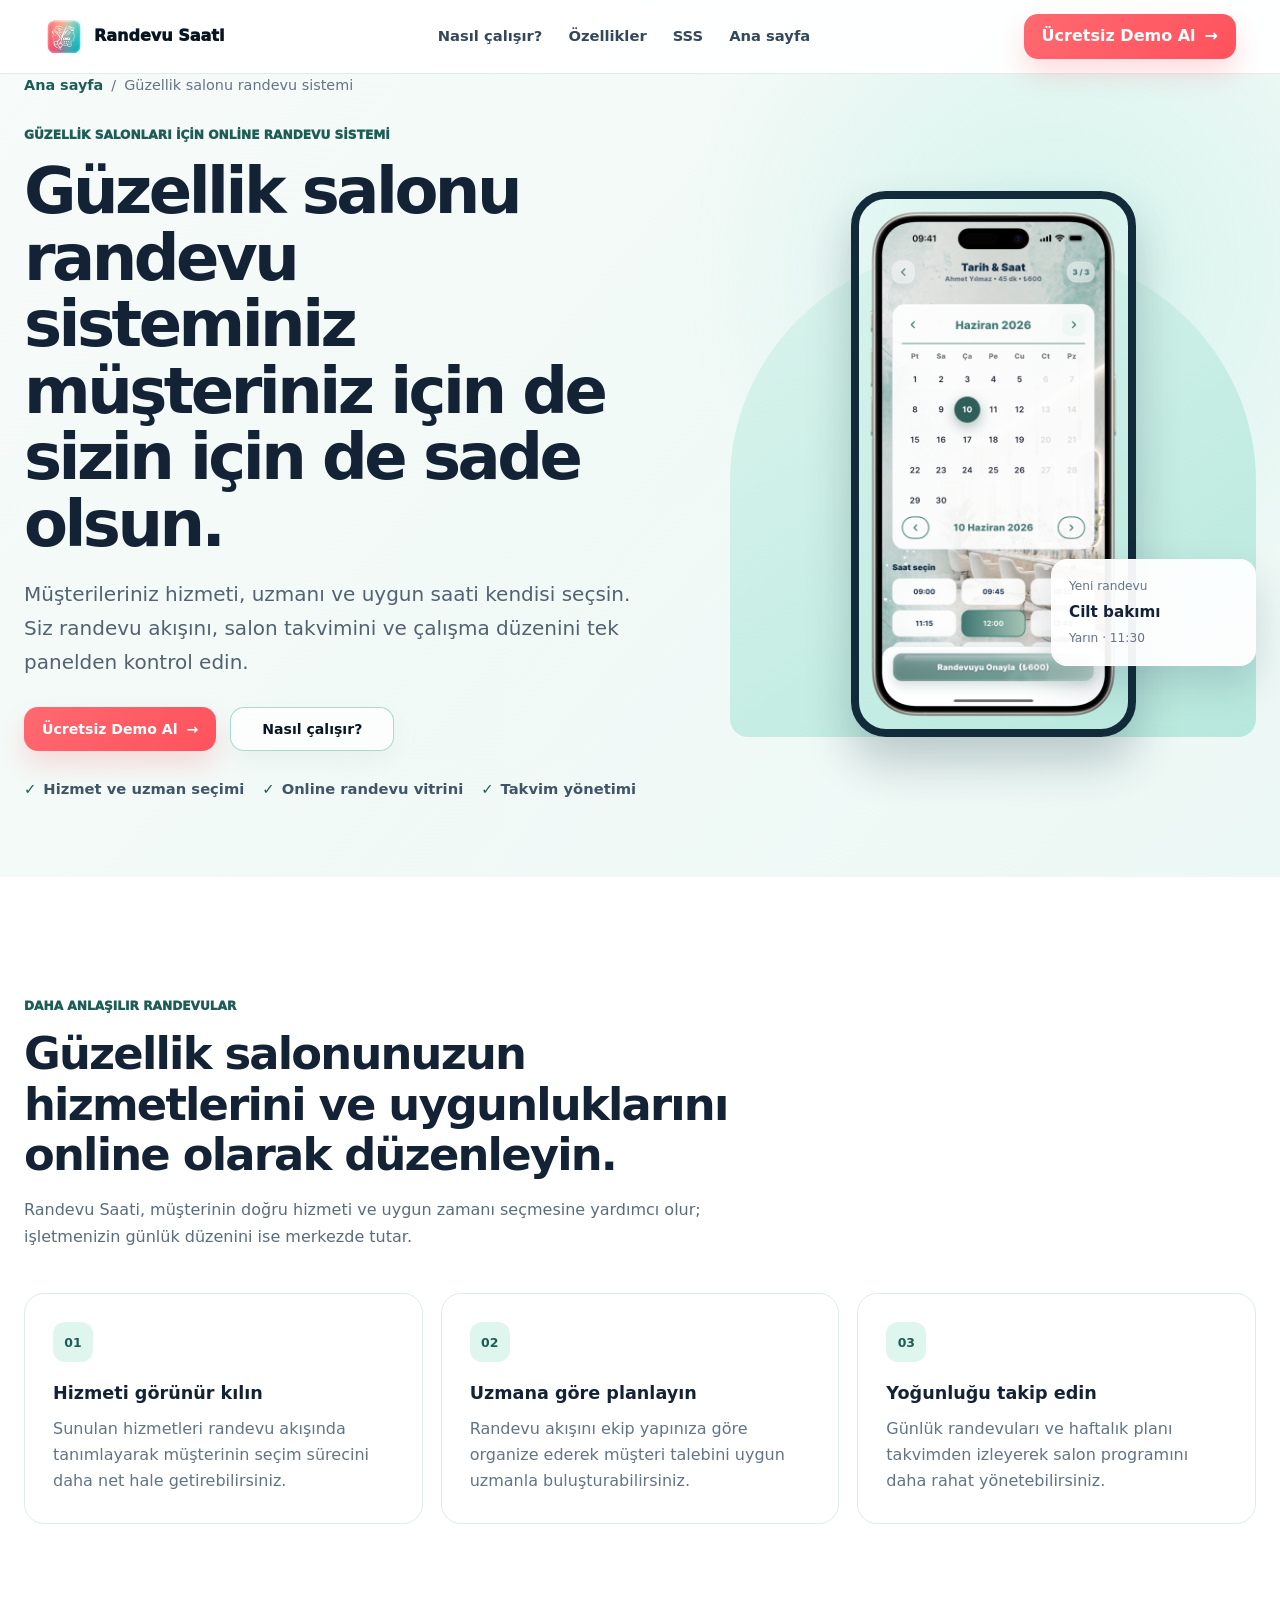
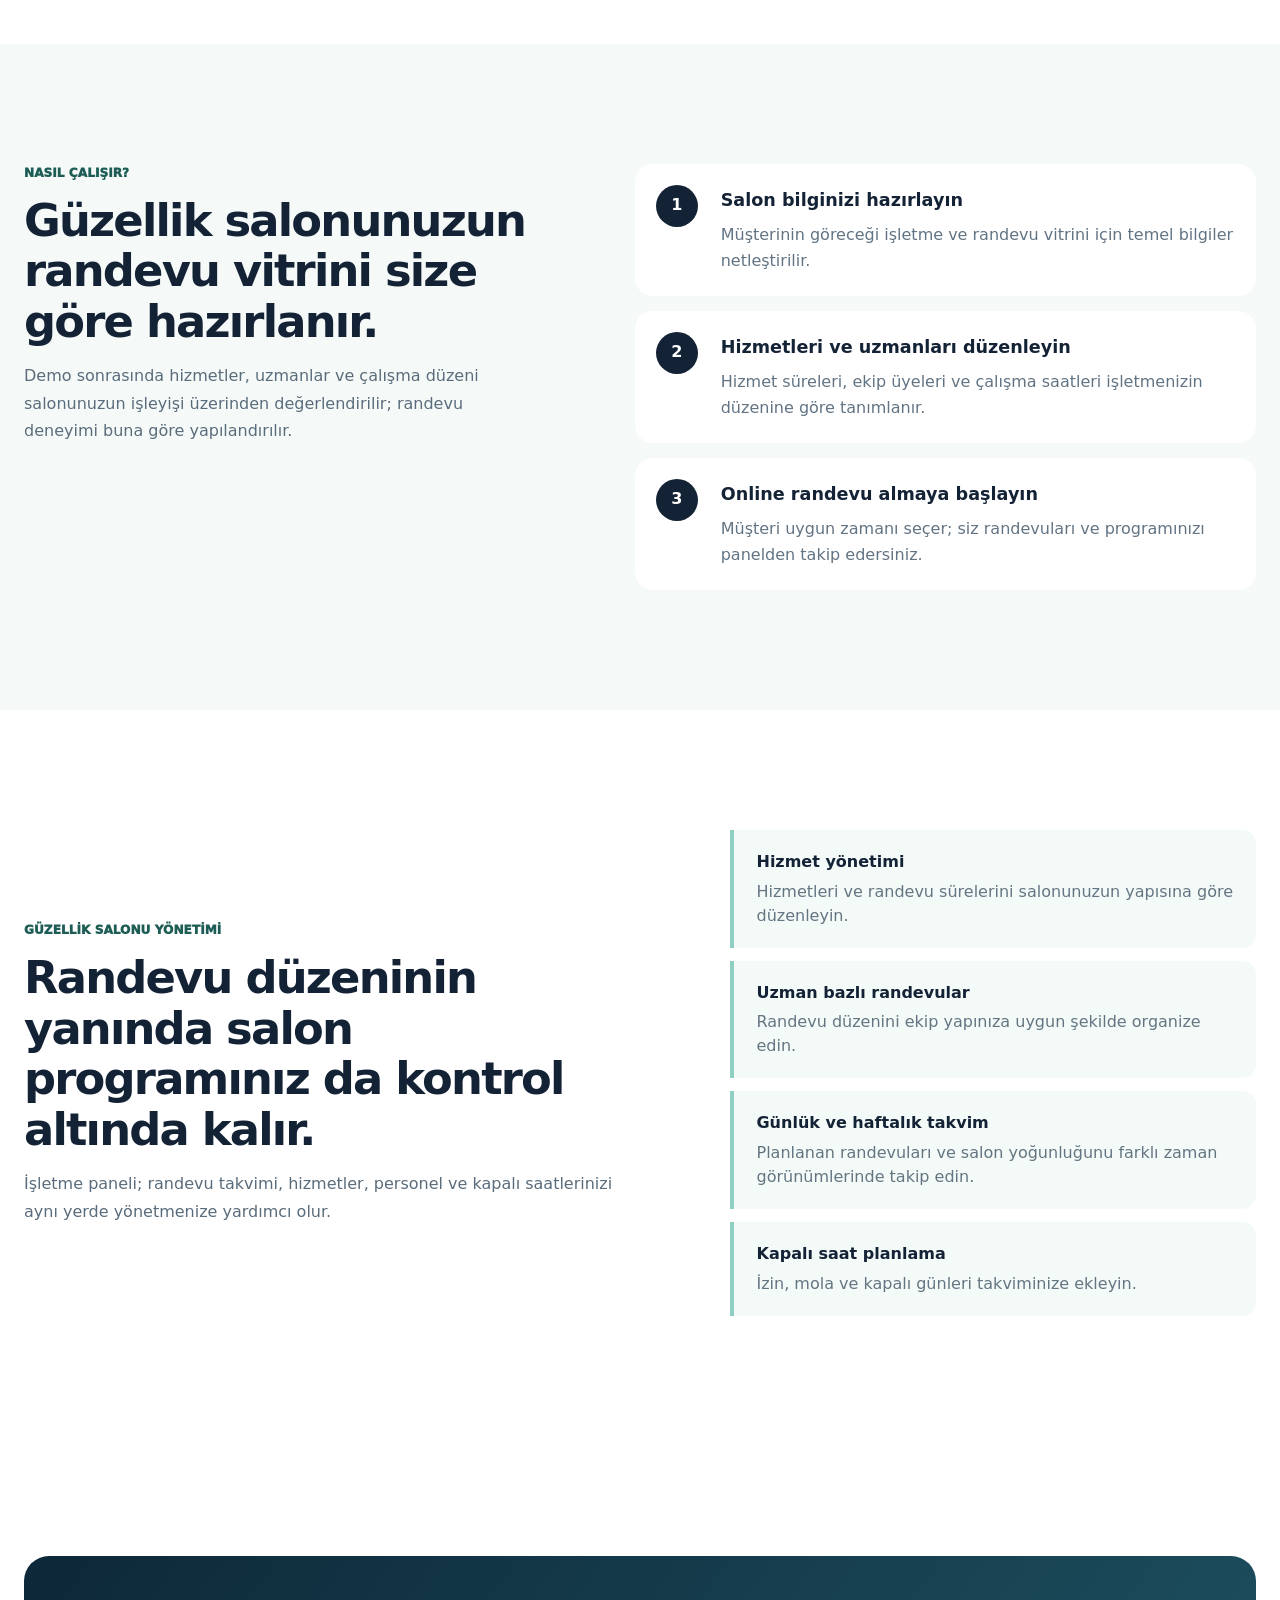
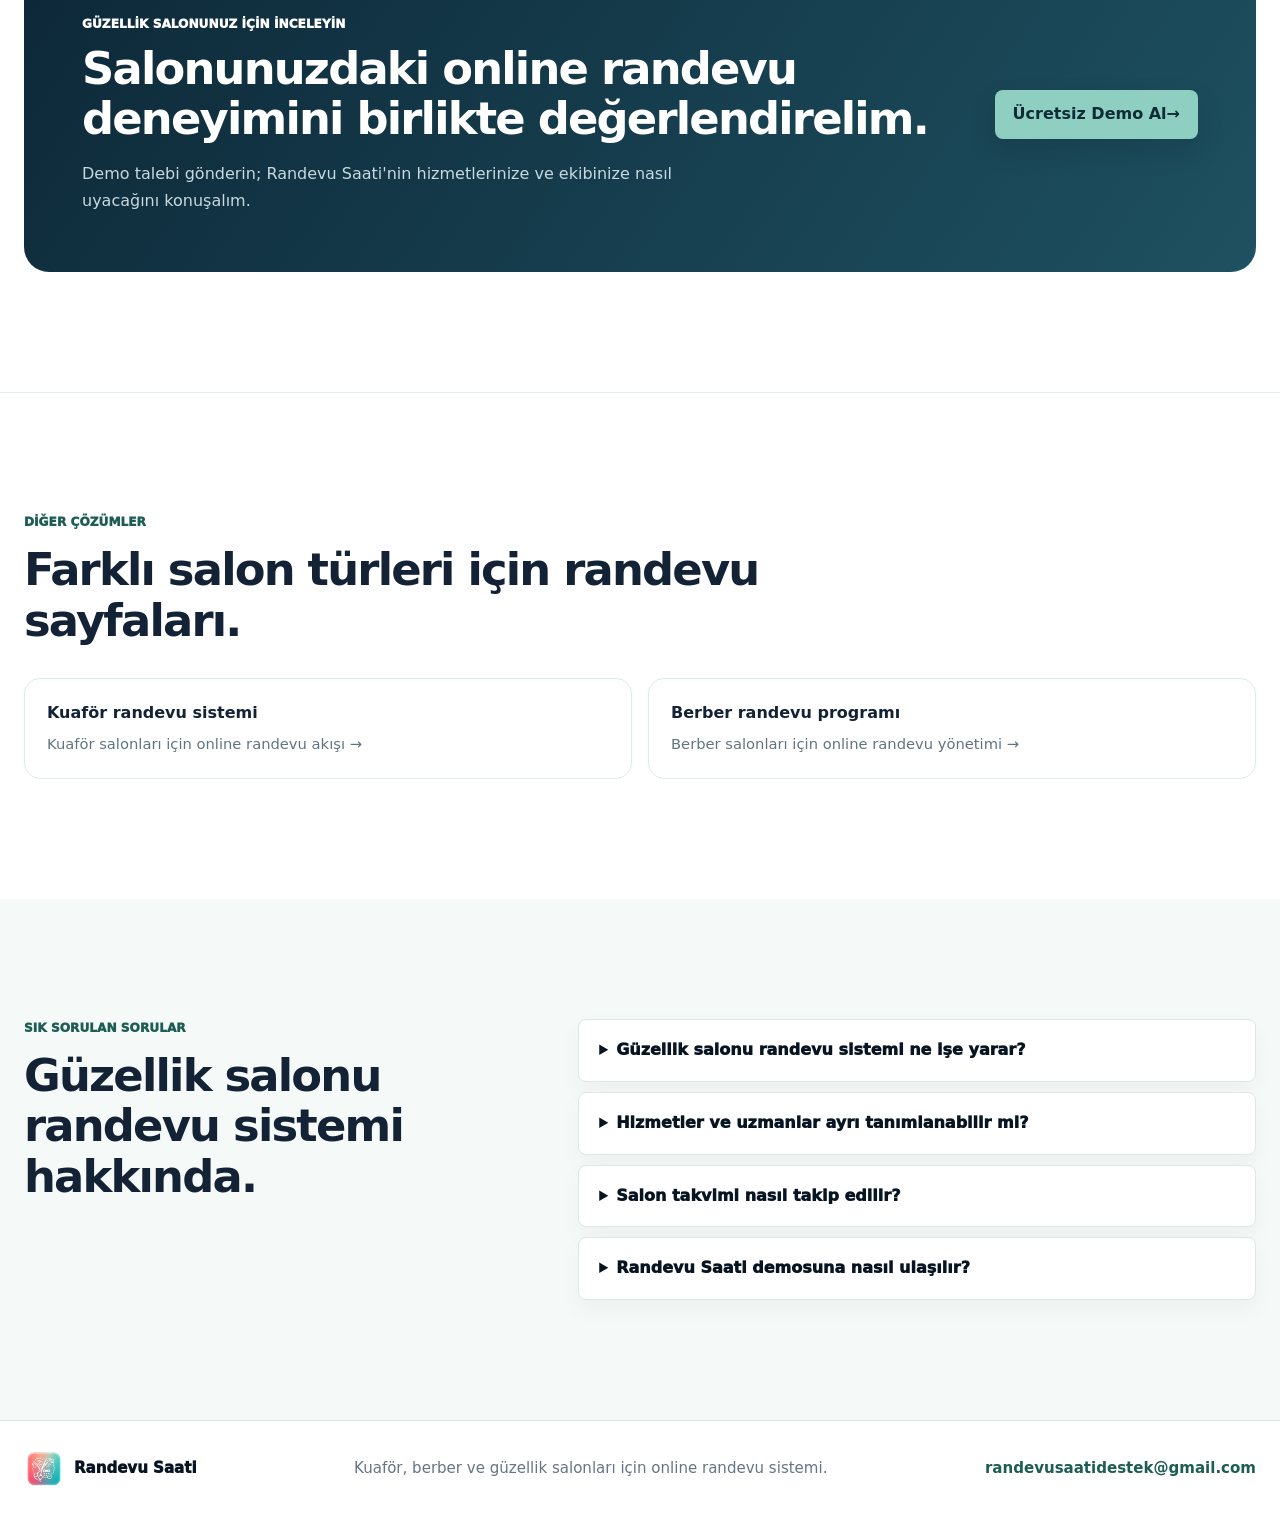
<file: guzellik-salonu-randevu-sistemi/index.html>
<!doctype html>
<html lang="tr">
<head>
  <meta charset="utf-8">
  <meta name="viewport" content="width=device-width, initial-scale=1">
  <title>Güzellik Salonu Randevu Sistemi | Online Randevu | Randevu Saati</title>
  <meta name="description" content="Güzellik salonunuz için online randevu sistemi: müşteriler hizmeti, uzmanı ve uygun saati seçsin; siz randevuları, personeli ve takvimi tek panelden yönetin.">
  <meta name="robots" content="index, follow">
  <link rel="canonical" href="https://randevusaati.tr/guzellik-salonu-randevu-sistemi/">
  <meta property="og:type" content="website">
  <meta property="og:url" content="https://randevusaati.tr/guzellik-salonu-randevu-sistemi/">
  <meta property="og:site_name" content="Randevu Saati">
  <meta property="og:locale" content="tr_TR">
  <meta property="og:title" content="Güzellik Salonu Randevu Sistemi | Randevu Saati">
  <meta property="og:description" content="Güzellik salonunuz için online randevu, uzman ve takvim yönetimi.">
  <meta property="og:image" content="https://randevusaati.tr/assets/brand/feature-graphic.jpg">
  <meta name="twitter:card" content="summary_large_image">
  <meta name="twitter:title" content="Güzellik Salonu Randevu Sistemi | Randevu Saati">
  <meta name="twitter:description" content="Güzellik salonunuz için online randevu, uzman ve takvim yönetimi.">
  <meta name="theme-color" content="#f7fbf9">
  <link rel="icon" type="image/png" sizes="192x192" href="/favicon-192.png">
  <link rel="shortcut icon" type="image/png" href="/favicon-192.png">
  <link rel="stylesheet" href="../styles.css?v=20260728-2">
  <link rel="stylesheet" href="../seo-pages.css?v=20260728-2">
  <script async src="https://www.googletagmanager.com/gtag/js?id=G-8Y6YC2P566"></script>
  <script>window.dataLayer=window.dataLayer||[];function gtag(){dataLayer.push(arguments)}gtag("js",new Date());gtag("config","G-8Y6YC2P566");</script>
  <script type="application/ld+json">
    {"@context":"https://schema.org","@graph":[
      {"@type":"BreadcrumbList","itemListElement":[{"@type":"ListItem","position":1,"name":"Ana sayfa","item":"https://randevusaati.tr/"},{"@type":"ListItem","position":2,"name":"Güzellik salonu randevu sistemi","item":"https://randevusaati.tr/guzellik-salonu-randevu-sistemi/"}]},
      {"@type":"SoftwareApplication","name":"Randevu Saati","applicationCategory":"BusinessApplication","operatingSystem":"Android, iOS","url":"https://randevusaati.tr/guzellik-salonu-randevu-sistemi/","description":"Güzellik salonları için online randevu, takvim ve işletme yönetimi uygulaması.","offers":{"@type":"AggregateOffer","priceCurrency":"TRY","lowPrice":"590","highPrice":"1290","offerCount":"4"}},
      {"@type":"FAQPage","mainEntity":[
        {"@type":"Question","name":"Güzellik salonu randevu sistemi ne işe yarar?","acceptedAnswer":{"@type":"Answer","text":"Müşterilerin güzellik salonundan hizmet, uzman ve uygun saat seçerek online randevu oluşturmasını; salonun da randevu akışını panelden yönetmesini sağlar."}},
        {"@type":"Question","name":"Hizmetler ve uzmanlar ayrı tanımlanabilir mi?","acceptedAnswer":{"@type":"Answer","text":"Hizmetler, personel ve çalışma düzeni işletmenin ihtiyacına göre yapılandırılarak randevu akışı düzenlenebilir."}},
        {"@type":"Question","name":"Salon takvimi nasıl takip edilir?","acceptedAnswer":{"@type":"Answer","text":"Günlük ve haftalık randevu görünümü üzerinden yoğunluk, kapalı saatler ve planlanan randevular takip edilebilir."}},
        {"@type":"Question","name":"Randevu Saati demosuna nasıl ulaşılır?","acceptedAnswer":{"@type":"Answer","text":"Sayfadaki demo bağlantısı ile Randevu Saati ekibine ulaşarak işletmeniz için demo talep edebilirsiniz."}}
      ]}
    ]}
  </script>
</head>
<body class="seo-page">
  <a class="skip-link" href="#icerik">İçeriğe geç</a>
  <header class="site-header" aria-label="Ana navigasyon">
    <a class="brand-mark" href="../" aria-label="Randevu Saati ana sayfa"><img src="../assets/brand/app-logo.png" alt="" width="40" height="40"><span>Randevu Saati</span></a>
    <nav id="site-nav" class="nav-links" aria-label="Sayfa bölümleri"><a href="#nasil-calisir">Nasıl çalışır?</a><a href="#ozellikler">Özellikler</a><a href="#sss">SSS</a><a href="../">Ana sayfa</a></nav>
    <div class="header-actions"><button class="nav-toggle" type="button" aria-label="Menüyü aç" aria-controls="site-nav" aria-expanded="false"><span></span><span></span><span></span></button><a class="header-action" href="mailto:randevusaatidestek@gmail.com?subject=G%C3%BCzellik%20Salonu%20Randevu%20Sistemi%20Demo%20Talebi">Ücretsiz Demo Al <span aria-hidden="true">→</span></a></div>
  </header>
  <main id="icerik">
    <section class="seo-hero" aria-labelledby="page-title"><div class="section-inner"><nav class="breadcrumb" aria-label="İçerik yolu"><a href="../">Ana sayfa</a><span aria-hidden="true">/</span><span>Güzellik salonu randevu sistemi</span></nav><div class="seo-hero-grid"><div class="seo-hero-copy"><p class="eyebrow">Güzellik salonları için online randevu sistemi</p><h1 id="page-title">Güzellik salonu randevu sisteminiz müşteriniz için de sizin için de sade olsun.</h1><p class="seo-lead">Müşterileriniz hizmeti, uzmanı ve uygun saati kendisi seçsin. Siz randevu akışını, salon takvimini ve çalışma düzenini tek panelden kontrol edin.</p><div class="hero-actions"><a class="primary-action" href="mailto:randevusaatidestek@gmail.com?subject=G%C3%BCzellik%20Salonu%20Randevu%20Sistemi%20Demo%20Talebi">Ücretsiz Demo Al <span aria-hidden="true">→</span></a><a class="secondary-action" href="#nasil-calisir">Nasıl çalışır?</a></div><ul class="seo-assurance"><li>Hizmet ve uzman seçimi</li><li>Online randevu vitrini</li><li>Takvim yönetimi</li></ul></div><div class="seo-product-stage" aria-label="Online güzellik salonu randevusu ekranı örneği"><div class="seo-phone-frame"><img src="../assets/marketing/calendar-poster.png" alt="Randevu Saati uygulamasında randevu takvimi ekranı" width="560" height="990" fetchpriority="high"></div><div class="seo-booking-card" aria-hidden="true"><span>Yeni randevu</span><strong>Cilt bakımı</strong><p>Yarın · 11:30</p></div></div></div></div></section>
    <section class="seo-section" aria-labelledby="value-title"><div class="section-inner"><div class="seo-section-heading"><p class="eyebrow">Daha anlaşılır randevular</p><h2 id="value-title">Güzellik salonunuzun hizmetlerini ve uygunluklarını online olarak düzenleyin.</h2><p>Randevu Saati, müşterinin doğru hizmeti ve uygun zamanı seçmesine yardımcı olur; işletmenizin günlük düzenini ise merkezde tutar.</p></div><div class="seo-value-grid"><article><span class="seo-icon" aria-hidden="true">01</span><h3>Hizmeti görünür kılın</h3><p>Sunulan hizmetleri randevu akışında tanımlayarak müşterinin seçim sürecini daha net hale getirebilirsiniz.</p></article><article><span class="seo-icon" aria-hidden="true">02</span><h3>Uzmana göre planlayın</h3><p>Randevu akışını ekip yapınıza göre organize ederek müşteri talebini uygun uzmanla buluşturabilirsiniz.</p></article><article><span class="seo-icon" aria-hidden="true">03</span><h3>Yoğunluğu takip edin</h3><p>Günlük randevuları ve haftalık planı takvimden izleyerek salon programını daha rahat yönetebilirsiniz.</p></article></div></div></section>
    <section id="nasil-calisir" class="seo-section seo-section-soft" aria-labelledby="flow-title"><div class="section-inner seo-flow-layout"><div class="seo-section-heading"><p class="eyebrow">Nasıl çalışır?</p><h2 id="flow-title">Güzellik salonunuzun randevu vitrini size göre hazırlanır.</h2><p>Demo sonrasında hizmetler, uzmanlar ve çalışma düzeni salonunuzun işleyişi üzerinden değerlendirilir; randevu deneyimi buna göre yapılandırılır.</p></div><ol class="seo-flow-steps"><li><span>1</span><div><h3>Salon bilginizi hazırlayın</h3><p>Müşterinin göreceği işletme ve randevu vitrini için temel bilgiler netleştirilir.</p></div></li><li><span>2</span><div><h3>Hizmetleri ve uzmanları düzenleyin</h3><p>Hizmet süreleri, ekip üyeleri ve çalışma saatleri işletmenizin düzenine göre tanımlanır.</p></div></li><li><span>3</span><div><h3>Online randevu almaya başlayın</h3><p>Müşteri uygun zamanı seçer; siz randevuları ve programınızı panelden takip edersiniz.</p></div></li></ol></div></section>
    <section id="ozellikler" class="seo-section seo-feature-section" aria-labelledby="feature-title"><div class="section-inner seo-feature-layout"><div class="seo-section-heading"><p class="eyebrow">Güzellik salonu yönetimi</p><h2 id="feature-title">Randevu düzeninin yanında salon programınız da kontrol altında kalır.</h2><p>İşletme paneli; randevu takvimi, hizmetler, personel ve kapalı saatlerinizi aynı yerde yönetmenize yardımcı olur.</p></div><ul class="seo-feature-list"><li><strong>Hizmet yönetimi</strong><span>Hizmetleri ve randevu sürelerini salonunuzun yapısına göre düzenleyin.</span></li><li><strong>Uzman bazlı randevular</strong><span>Randevu düzenini ekip yapınıza uygun şekilde organize edin.</span></li><li><strong>Günlük ve haftalık takvim</strong><span>Planlanan randevuları ve salon yoğunluğunu farklı zaman görünümlerinde takip edin.</span></li><li><strong>Kapalı saat planlama</strong><span>İzin, mola ve kapalı günleri takviminize ekleyin.</span></li></ul></div></section>
    <section class="seo-section" aria-labelledby="demo-title"><div class="section-inner"><div class="seo-cta-card"><div><p class="eyebrow">Güzellik salonunuz için inceleyin</p><h2 id="demo-title">Salonunuzdaki online randevu deneyimini birlikte değerlendirelim.</h2><p>Demo talebi gönderin; Randevu Saati'nin hizmetlerinize ve ekibinize nasıl uyacağını konuşalım.</p></div><a class="primary-action" href="mailto:randevusaatidestek@gmail.com?subject=G%C3%BCzellik%20Salonu%20Randevu%20Sistemi%20Demo%20Talebi">Ücretsiz Demo Al <span aria-hidden="true">→</span></a></div></div></section>
    <section class="seo-section seo-sector-section" aria-labelledby="related-title"><div class="section-inner"><div class="seo-section-heading"><p class="eyebrow">Diğer çözümler</p><h2 id="related-title">Farklı salon türleri için randevu sayfaları.</h2></div><div class="seo-sector-links"><a href="../kuafor-randevu-programi/"><strong>Kuaför randevu sistemi</strong><span>Kuaför salonları için online randevu akışı →</span></a><a href="../berber-randevu-programi/"><strong>Berber randevu programı</strong><span>Berber salonları için online randevu yönetimi →</span></a></div></div></section>
    <section id="sss" class="seo-section seo-section-soft" aria-labelledby="faq-title"><div class="section-inner seo-faq-layout"><div class="seo-section-heading"><p class="eyebrow">Sık sorulan sorular</p><h2 id="faq-title">Güzellik salonu randevu sistemi hakkında.</h2></div><div class="faq-list"><details><summary>Güzellik salonu randevu sistemi ne işe yarar?</summary><p>Müşterilerin güzellik salonundan hizmet, uzman ve uygun saat seçerek online randevu oluşturmasını; salonun da randevu akışını panelden yönetmesini sağlar.</p></details><details><summary>Hizmetler ve uzmanlar ayrı tanımlanabilir mi?</summary><p>Hizmetler, personel ve çalışma düzeni işletmenin ihtiyacına göre yapılandırılarak randevu akışı düzenlenebilir.</p></details><details><summary>Salon takvimi nasıl takip edilir?</summary><p>Günlük ve haftalık randevu görünümü üzerinden yoğunluk, kapalı saatler ve planlanan randevular takip edilebilir.</p></details><details><summary>Randevu Saati demosuna nasıl ulaşılır?</summary><p>Sayfadaki demo bağlantısı ile Randevu Saati ekibine ulaşarak işletmeniz için demo talep edebilirsiniz.</p></details></div></div></section>
  </main>
  <footer class="site-footer"><div class="section-inner footer-inner"><a class="brand-mark" href="../" aria-label="Randevu Saati ana sayfa"><img src="../assets/brand/app-logo.png" alt="" width="34" height="34"><span>Randevu Saati</span></a><p>Kuaför, berber ve güzellik salonları için online randevu sistemi.</p><a href="mailto:randevusaatidestek@gmail.com">randevusaatidestek@gmail.com</a></div></footer>
  <script src="../script.js?v=20260728-2"></script>
</body>
</html>
</file>
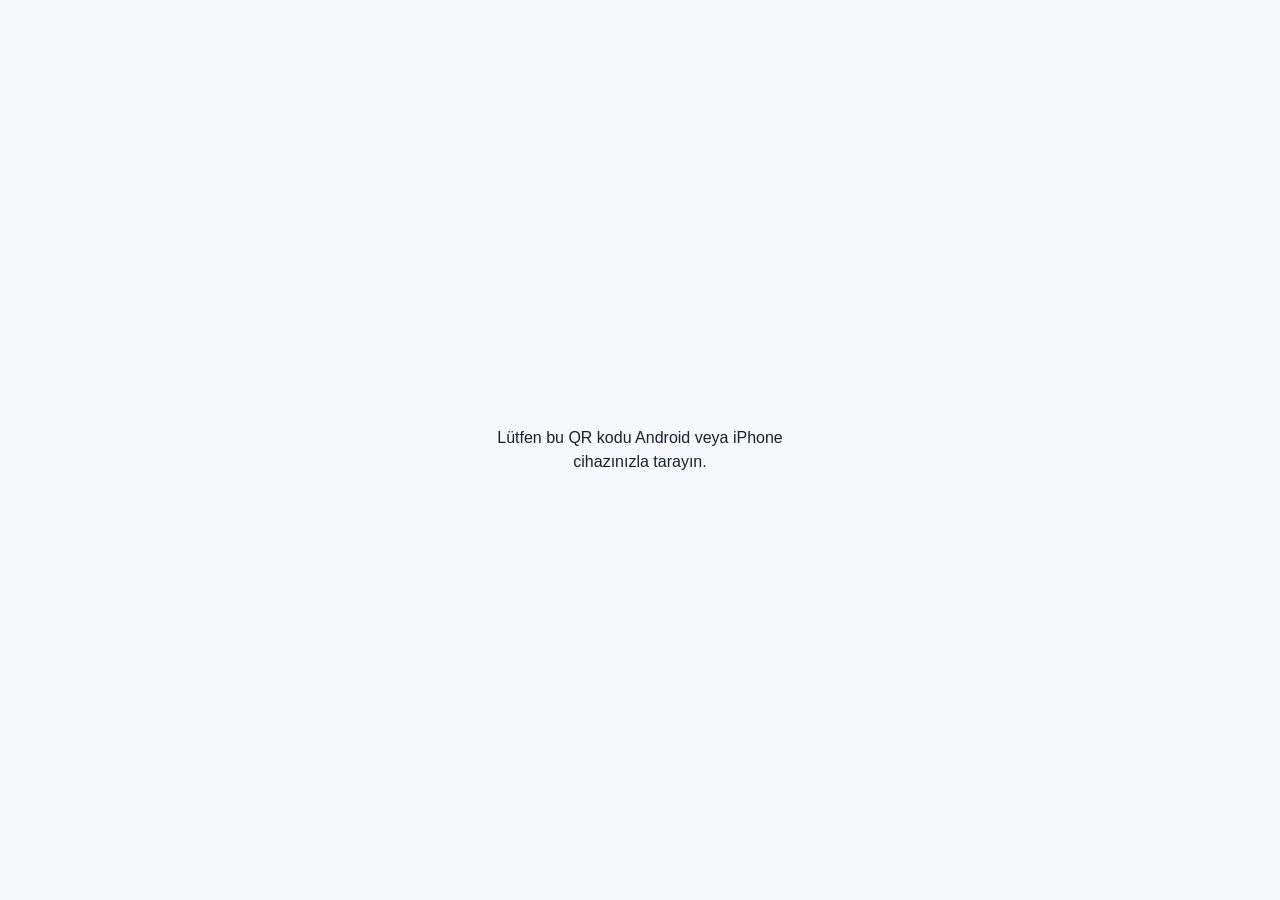
<file: indir/index.html>
<!doctype html>
<html lang="tr">
<head>
  <meta charset="utf-8">
  <meta name="viewport" content="width=device-width, initial-scale=1">
  <meta name="robots" content="noindex, nofollow">
  <link rel="icon" type="image/png" sizes="192x192" href="/favicon-192.png">
  <link rel="shortcut icon" type="image/png" href="/favicon-192.png">
  <title>Randevu Saati indiriliyor</title>
  <style>
    :root {
      color-scheme: light;
      font-family: -apple-system, BlinkMacSystemFont, "Segoe UI", sans-serif;
    }

    body {
      min-height: 100vh;
      display: grid;
      place-items: center;
      margin: 0;
      padding: 24px;
      box-sizing: border-box;
      color: #18212f;
      background: #f6f8fb;
      text-align: center;
    }

    p {
      max-width: 320px;
      margin: 0;
      line-height: 1.5;
    }
  </style>
</head>
<body>
  <p id="message">Uygulama mağazası açılıyor...</p>

  <noscript>
    <p>Bu sayfayı Android veya iPhone cihazınızda açın.</p>
  </noscript>

  <script>
    (() => {
      const playStoreUrl =
        "https://play.google.com/store/apps/details?id=com.randevumco.app&pcampaignid=web_share";
      const appStoreUrl =
        "https://apps.apple.com/tr/app/randevu-saati/id6772236414?l=tr";
      const userAgent = navigator.userAgent || "";

      const isAndroid = /Android/i.test(userAgent);
      const isIOS =
        /iPhone|iPad|iPod/i.test(userAgent) ||
        (navigator.platform === "MacIntel" && navigator.maxTouchPoints > 1);

      if (isAndroid) {
        window.location.replace(playStoreUrl);
      } else if (isIOS) {
        window.location.replace(appStoreUrl);
      } else {
        document.getElementById("message").textContent =
          "Lütfen bu QR kodu Android veya iPhone cihazınızla tarayın.";
      }
    })();
  </script>
</body>
</html>
</file>
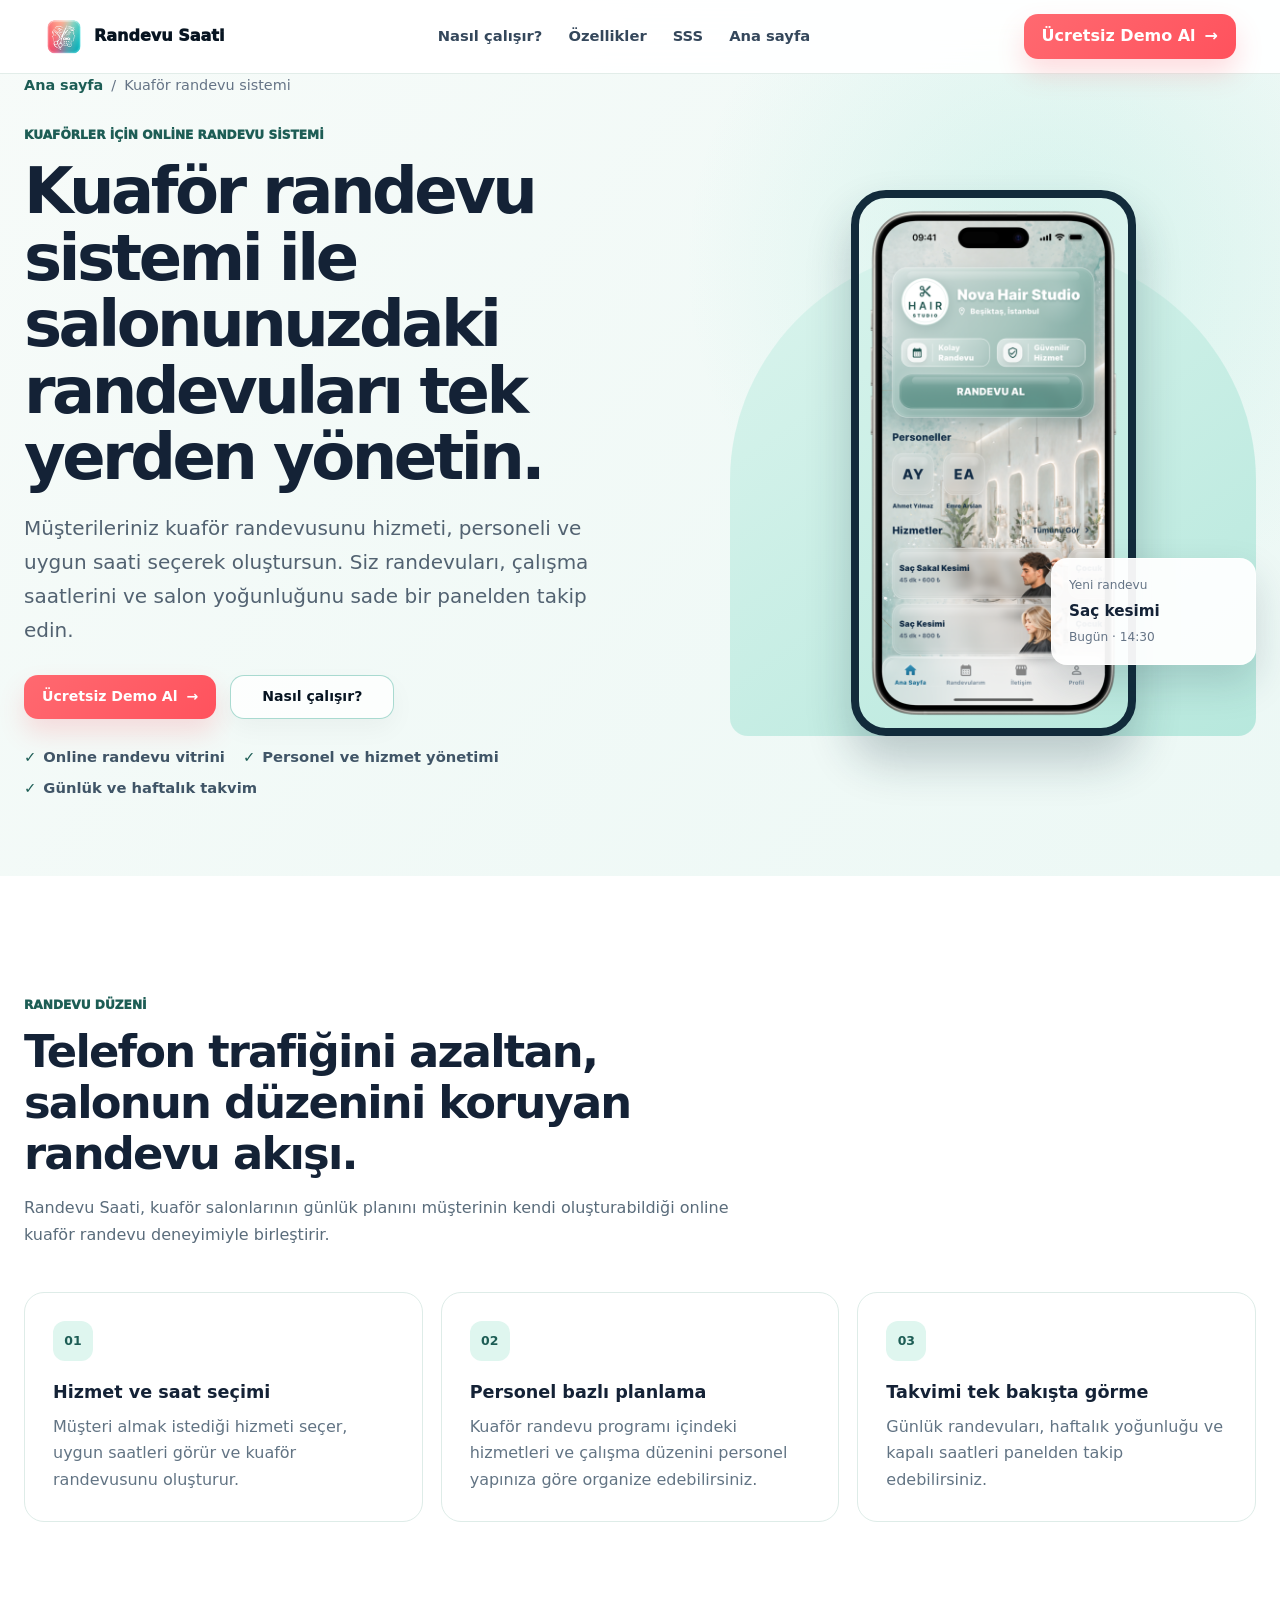
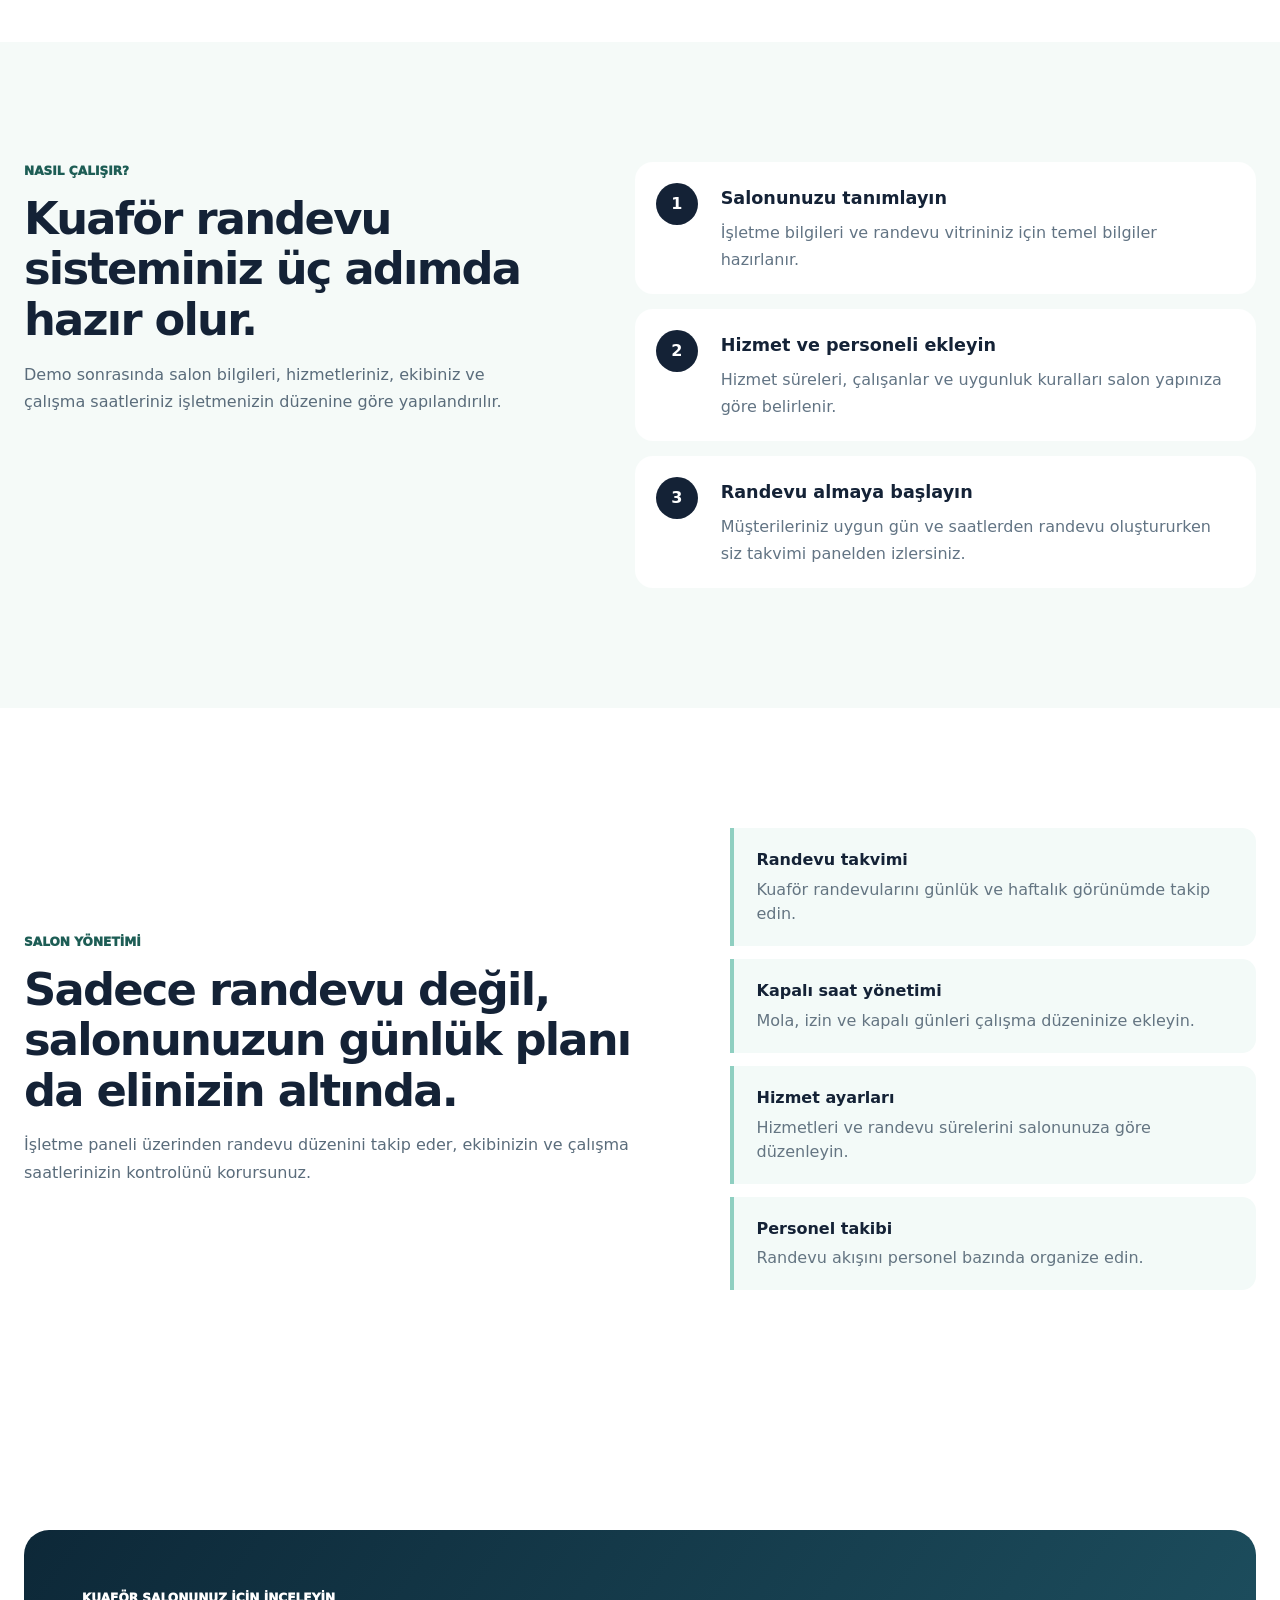
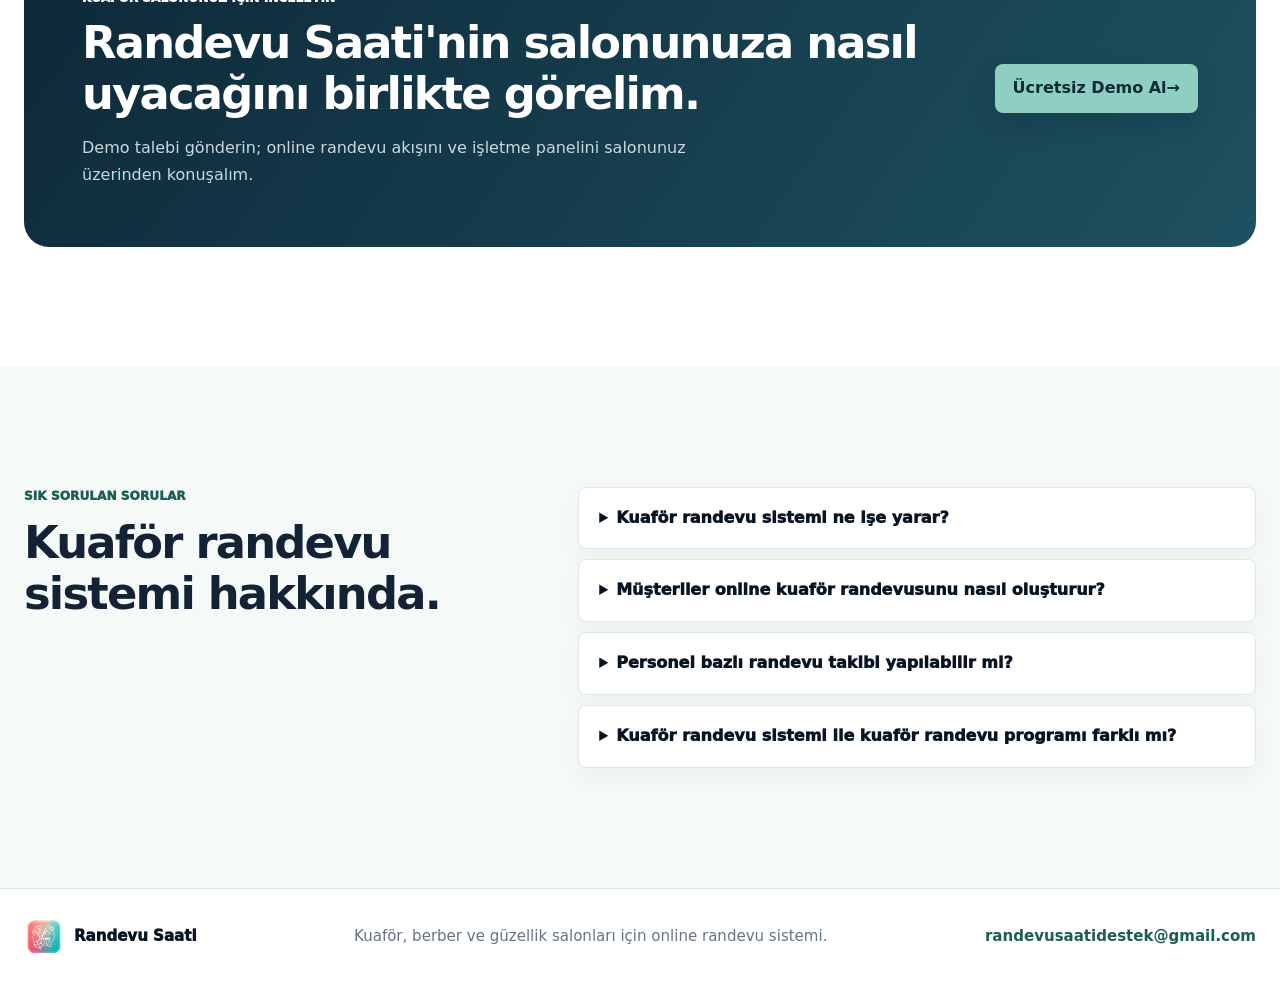
<file: kuafor-randevu-programi/index.html>
<!doctype html>
<html lang="tr">
<head>
  <meta charset="utf-8">
  <meta name="viewport" content="width=device-width, initial-scale=1">
  <title>Kuaför Randevu Sistemi | Kuaför Randevu Programı | Randevu Saati</title>
  <meta name="description" content="Kuaför randevu sistemi ile müşterileriniz online randevu alsın; siz hizmetleri, personeli, takvimi ve kuaför randevu akışını tek yerden yönetin.">
  <meta name="robots" content="index, follow">
  <link rel="canonical" href="https://randevusaati.tr/kuafor-randevu-programi/">
  <meta property="og:type" content="website">
  <meta property="og:url" content="https://randevusaati.tr/kuafor-randevu-programi/">
  <meta property="og:site_name" content="Randevu Saati">
  <meta property="og:locale" content="tr_TR">
  <meta property="og:title" content="Kuaför Randevu Sistemi | Randevu Saati">
  <meta property="og:description" content="Kuaför randevu akışını, takvimi ve personeli tek panelden yönetin.">
  <meta property="og:image" content="https://randevusaati.tr/assets/brand/feature-graphic.jpg">
  <meta property="og:image:alt" content="Randevu Saati kuaför randevu sistemi">
  <meta name="twitter:card" content="summary_large_image">
  <meta name="twitter:title" content="Kuaför Randevu Sistemi | Randevu Saati">
  <meta name="twitter:description" content="Kuaför randevu akışını, takvimi ve personeli tek panelden yönetin.">
  <meta name="twitter:image" content="https://randevusaati.tr/assets/brand/feature-graphic.jpg">
  <meta name="theme-color" content="#f7fbf9">
  <link rel="icon" type="image/png" sizes="192x192" href="/favicon-192.png">
  <link rel="shortcut icon" type="image/png" href="/favicon-192.png">
  <link rel="stylesheet" href="../styles.css?v=20260728-2">
  <link rel="stylesheet" href="../seo-pages.css?v=20260728-1">
  <script async src="https://www.googletagmanager.com/gtag/js?id=G-8Y6YC2P566"></script>
  <script>
    window.dataLayer = window.dataLayer || [];
    function gtag(){dataLayer.push(arguments);}
    gtag("js", new Date());
    gtag("config", "G-8Y6YC2P566");
  </script>
  <script type="application/ld+json">
    {
      "@context": "https://schema.org",
      "@graph": [
        {
          "@type": "BreadcrumbList",
          "itemListElement": [
            {"@type": "ListItem", "position": 1, "name": "Ana sayfa", "item": "https://randevusaati.tr/"},
            {"@type": "ListItem", "position": 2, "name": "Kuaför randevu sistemi", "item": "https://randevusaati.tr/kuafor-randevu-programi/"}
          ]
        },
        {
          "@type": "SoftwareApplication",
          "name": "Randevu Saati",
          "applicationCategory": "BusinessApplication",
          "operatingSystem": "Android, iOS",
          "url": "https://randevusaati.tr/kuafor-randevu-programi/",
          "description": "Kuaför salonları için online randevu sistemi, takvim ve işletme yönetimi uygulaması.",
          "offers": {"@type": "AggregateOffer", "priceCurrency": "TRY", "lowPrice": "590", "highPrice": "1290", "offerCount": "4"}
        },
        {
          "@type": "FAQPage",
          "mainEntity": [
            {"@type": "Question", "name": "Kuaför randevu sistemi ne işe yarar?", "acceptedAnswer": {"@type": "Answer", "text": "Müşterinin hizmeti, çalışanı ve uygun saati seçerek online randevu oluşturmasını sağlar. İşletme sahibi de randevuları ve çalışma düzenini tek panelden takip eder."}},
            {"@type": "Question", "name": "Müşteriler online randevuyu nasıl oluşturur?", "acceptedAnswer": {"@type": "Answer", "text": "Müşteri salonun randevu vitrini üzerinden hizmeti ve personeli seçer, uygun günü ve saati belirleyerek randevusunu oluşturur."}},
            {"@type": "Question", "name": "Personel bazlı randevu takibi yapılabilir mi?", "acceptedAnswer": {"@type": "Answer", "text": "Evet. Personel, hizmetler ve çalışma saatleri tanımlanarak randevu akışı işletmenin düzenine göre yönetilebilir."}},
            {"@type": "Question", "name": "Kuaför randevu sistemi ile kuaför randevu programı farklı mı?", "acceptedAnswer": {"@type": "Answer", "text": "İki ifade de kuaför salonunun online randevu, hizmet, personel ve takvim akışını yönetmesine yardımcı olan yazılımı anlatır."}}
          ]
        }
      ]
    }
  </script>
</head>
<body class="seo-page">
  <a class="skip-link" href="#icerik">İçeriğe geç</a>

  <header class="site-header" aria-label="Ana navigasyon">
    <a class="brand-mark" href="../" aria-label="Randevu Saati ana sayfa">
      <img src="../assets/brand/app-logo.png" alt="" width="40" height="40">
      <span>Randevu Saati</span>
    </a>
    <nav id="site-nav" class="nav-links" aria-label="Sayfa bölümleri">
      <a href="#nasil-calisir">Nasıl çalışır?</a>
      <a href="#ozellikler">Özellikler</a>
      <a href="#sss">SSS</a>
      <a href="../">Ana sayfa</a>
    </nav>
    <div class="header-actions">
      <button class="nav-toggle" type="button" aria-label="Menüyü aç" aria-controls="site-nav" aria-expanded="false">
        <span></span><span></span><span></span>
      </button>
      <a class="header-action" href="mailto:randevusaatidestek@gmail.com?subject=Kuaf%C3%B6r%20Randevu%20Program%C4%B1%20Demo%20Talebi">Ücretsiz Demo Al <span aria-hidden="true">→</span></a>
    </div>
  </header>

  <main id="icerik">
    <section class="seo-hero" aria-labelledby="page-title">
      <div class="section-inner">
        <nav class="breadcrumb" aria-label="İçerik yolu"><a href="../">Ana sayfa</a><span aria-hidden="true">/</span><span>Kuaför randevu sistemi</span></nav>
        <div class="seo-hero-grid">
          <div class="seo-hero-copy">
            <p class="eyebrow">Kuaförler için online randevu sistemi</p>
            <h1 id="page-title">Kuaför randevu sistemi ile salonunuzdaki randevuları tek yerden yönetin.</h1>
            <p class="seo-lead">Müşterileriniz kuaför randevusunu hizmeti, personeli ve uygun saati seçerek oluştursun. Siz randevuları, çalışma saatlerini ve salon yoğunluğunu sade bir panelden takip edin.</p>
            <div class="hero-actions" aria-label="Demo işlemleri">
              <a class="primary-action" href="mailto:randevusaatidestek@gmail.com?subject=Kuaf%C3%B6r%20Randevu%20Program%C4%B1%20Demo%20Talebi">Ücretsiz Demo Al <span aria-hidden="true">→</span></a>
              <a class="secondary-action" href="#nasil-calisir">Nasıl çalışır?</a>
            </div>
            <ul class="seo-assurance" aria-label="Randevu Saati özellikleri">
              <li>Online randevu vitrini</li>
              <li>Personel ve hizmet yönetimi</li>
              <li>Günlük ve haftalık takvim</li>
            </ul>
          </div>
          <div class="seo-product-stage" aria-label="Online randevu ekranı örneği">
            <div class="seo-phone-frame">
              <img src="../assets/marketing/home-poster.png" alt="Randevu Saati uygulamasında kuaför randevusu oluşturma ekranı" width="560" height="990" fetchpriority="high">
            </div>
            <div class="seo-booking-card" aria-hidden="true">
              <span>Yeni randevu</span>
              <strong>Saç kesimi</strong>
              <p>Bugün · 14:30</p>
            </div>
          </div>
        </div>
      </div>
    </section>

    <section class="seo-section" aria-labelledby="value-title">
      <div class="section-inner">
        <div class="seo-section-heading">
          <p class="eyebrow">Randevu düzeni</p>
          <h2 id="value-title">Telefon trafiğini azaltan, salonun düzenini koruyan randevu akışı.</h2>
          <p>Randevu Saati, kuaför salonlarının günlük planını müşterinin kendi oluşturabildiği online kuaför randevu deneyimiyle birleştirir.</p>
        </div>
        <div class="seo-value-grid">
          <article><span class="seo-icon" aria-hidden="true">01</span><h3>Hizmet ve saat seçimi</h3><p>Müşteri almak istediği hizmeti seçer, uygun saatleri görür ve kuaför randevusunu oluşturur.</p></article>
          <article><span class="seo-icon" aria-hidden="true">02</span><h3>Personel bazlı planlama</h3><p>Kuaför randevu programı içindeki hizmetleri ve çalışma düzenini personel yapınıza göre organize edebilirsiniz.</p></article>
          <article><span class="seo-icon" aria-hidden="true">03</span><h3>Takvimi tek bakışta görme</h3><p>Günlük randevuları, haftalık yoğunluğu ve kapalı saatleri panelden takip edebilirsiniz.</p></article>
        </div>
      </div>
    </section>

    <section id="nasil-calisir" class="seo-section seo-section-soft" aria-labelledby="flow-title">
      <div class="section-inner seo-flow-layout">
        <div class="seo-section-heading">
          <p class="eyebrow">Nasıl çalışır?</p>
          <h2 id="flow-title">Kuaför randevu sisteminiz üç adımda hazır olur.</h2>
          <p>Demo sonrasında salon bilgileri, hizmetleriniz, ekibiniz ve çalışma saatleriniz işletmenizin düzenine göre yapılandırılır.</p>
        </div>
        <ol class="seo-flow-steps">
          <li><span>1</span><div><h3>Salonunuzu tanımlayın</h3><p>İşletme bilgileri ve randevu vitrininiz için temel bilgiler hazırlanır.</p></div></li>
          <li><span>2</span><div><h3>Hizmet ve personeli ekleyin</h3><p>Hizmet süreleri, çalışanlar ve uygunluk kuralları salon yapınıza göre belirlenir.</p></div></li>
          <li><span>3</span><div><h3>Randevu almaya başlayın</h3><p>Müşterileriniz uygun gün ve saatlerden randevu oluştururken siz takvimi panelden izlersiniz.</p></div></li>
        </ol>
      </div>
    </section>

    <section id="ozellikler" class="seo-section seo-feature-section" aria-labelledby="feature-title">
      <div class="section-inner seo-feature-layout">
        <div class="seo-section-heading">
          <p class="eyebrow">Salon yönetimi</p>
          <h2 id="feature-title">Sadece randevu değil, salonunuzun günlük planı da elinizin altında.</h2>
          <p>İşletme paneli üzerinden randevu düzenini takip eder, ekibinizin ve çalışma saatlerinizin kontrolünü korursunuz.</p>
        </div>
        <ul class="seo-feature-list">
          <li><strong>Randevu takvimi</strong><span>Kuaför randevularını günlük ve haftalık görünümde takip edin.</span></li>
          <li><strong>Kapalı saat yönetimi</strong><span>Mola, izin ve kapalı günleri çalışma düzeninize ekleyin.</span></li>
          <li><strong>Hizmet ayarları</strong><span>Hizmetleri ve randevu sürelerini salonunuza göre düzenleyin.</span></li>
          <li><strong>Personel takibi</strong><span>Randevu akışını personel bazında organize edin.</span></li>
        </ul>
      </div>
    </section>

    <section class="seo-section" aria-labelledby="demo-title">
      <div class="section-inner">
        <div class="seo-cta-card">
          <div><p class="eyebrow">Kuaför salonunuz için inceleyin</p><h2 id="demo-title">Randevu Saati'nin salonunuza nasıl uyacağını birlikte görelim.</h2><p>Demo talebi gönderin; online randevu akışını ve işletme panelini salonunuz üzerinden konuşalım.</p></div>
          <a class="primary-action" href="mailto:randevusaatidestek@gmail.com?subject=Kuaf%C3%B6r%20Randevu%20Program%C4%B1%20Demo%20Talebi">Ücretsiz Demo Al <span aria-hidden="true">→</span></a>
        </div>
      </div>
    </section>

    <section id="sss" class="seo-section seo-section-soft" aria-labelledby="faq-title">
      <div class="section-inner seo-faq-layout">
        <div class="seo-section-heading"><p class="eyebrow">Sık sorulan sorular</p><h2 id="faq-title">Kuaför randevu sistemi hakkında.</h2></div>
        <div class="faq-list">
          <details><summary>Kuaför randevu sistemi ne işe yarar?</summary><p>Müşterinin hizmeti, çalışanı ve uygun saati seçerek online randevu oluşturmasını sağlar. İşletme sahibi de randevuları ve çalışma düzenini tek panelden takip eder.</p></details>
          <details><summary>Müşteriler online kuaför randevusunu nasıl oluşturur?</summary><p>Müşteri salonun randevu vitrini üzerinden hizmeti ve personeli seçer, uygun günü ve saati belirleyerek kuaför randevusunu oluşturur.</p></details>
          <details><summary>Personel bazlı randevu takibi yapılabilir mi?</summary><p>Evet. Personel, hizmetler ve çalışma saatleri tanımlanarak randevu akışı işletmenin düzenine göre yönetilebilir.</p></details>
          <details><summary>Kuaför randevu sistemi ile kuaför randevu programı farklı mı?</summary><p>İki ifade de kuaför salonunun online randevu, hizmet, personel ve takvim akışını yönetmesine yardımcı olan yazılımı anlatır.</p></details>
        </div>
      </div>
    </section>
  </main>

  <footer class="site-footer">
    <div class="section-inner footer-inner">
      <a class="brand-mark" href="../" aria-label="Randevu Saati ana sayfa"><img src="../assets/brand/app-logo.png" alt="" width="34" height="34"><span>Randevu Saati</span></a>
      <p>Kuaför, berber ve güzellik salonları için online randevu sistemi.</p>
      <a href="mailto:randevusaatidestek@gmail.com">randevusaatidestek@gmail.com</a>
    </div>
  </footer>
  <script src="../script.js?v=20260728-2"></script>
</body>
</html>
</file>
<file: styles.css>
/* ============================================================
   RANDEVU SAATI — Premium SaaS Landing Page Styles
   ============================================================ */

:root {
  color-scheme: light;

  /* Colors */
  --ink: #142236;
  --ink-strong: #071421;
  --muted: #657486;
  --muted-strong: #3e4f62;
  --surface: #ffffff;
  --surface-soft: #f7fbf9;
  --surface-mist: #edf7f3;
  --line: #dce9e4;
  --line-strong: #bcd8cf;
  --mint: #8fcfc1;
  --mint-strong: #2d7b70;
  --mint-dark: #1d5d55;
  --blue: #1477f2;
  --red: #ff4266;
  --green: #18ad79;
  --orange: #ff8a1f;

  /* Spacing */
  --space-xs: 4px;
  --space-sm: 8px;
  --space-md: 16px;
  --space-lg: 24px;
  --space-xl: 32px;
  --space-2xl: 48px;
  --space-3xl: 64px;
  --space-4xl: 96px;

  /* Text sizes */
  --text-xs: 0.75rem;
  --text-sm: 0.85rem;
  --text-base: 1rem;
  --text-lg: 1.08rem;
  --text-xl: 1.22rem;
  --text-2xl: clamp(1.6rem, 2.4vw, 2rem);
  --text-3xl: clamp(2rem, 3vw, 2.72rem);
  --text-4xl: clamp(2.2rem, 3.2vw, 3rem);

  /* Radius & Shadows */
  --radius: 8px;
  --shadow: 0 24px 70px rgba(7, 20, 33, 0.13);
  --soft-shadow: 0 14px 34px rgba(7, 20, 33, 0.08);

  /* Transitions */
  --transition-fast: 180ms ease;
  --transition-base: 280ms ease;
  --transition-slow: 420ms cubic-bezier(0.2, 0.8, 0.2, 1);

  /* Layout */
  --header-height: 74px;
}

/* ============================================================
   Reset & Base
   ============================================================ */

* {
  box-sizing: border-box;
}

html {
  scroll-behavior: smooth;
}

body {
  margin: 0;
  overflow-x: hidden;
  color: var(--ink);
  background:
    linear-gradient(180deg, #fbfdfb 0%, #ffffff 38%, #f6fbf8 100%);
  font-family: Inter, ui-sans-serif, system-ui, -apple-system, BlinkMacSystemFont, "Segoe UI", sans-serif;
  line-height: 1.55;
}

body.is-modal-open {
  overflow: hidden;
}

img {
  display: block;
  max-width: 100%;
}

a {
  color: inherit;
}

button,
a {
  -webkit-tap-highlight-color: transparent;
}

button {
  font: inherit;
}

/* ============================================================
   Keyframe Animations
   ============================================================ */

@keyframes reveal-up {
  from {
    opacity: 0;
    transform: translate3d(0, 12px, 0);
  }

  to {
    opacity: 1;
    transform: translate3d(0, 0, 0);
  }
}

@keyframes reveal-down {
  from {
    opacity: 0;
    transform: translate3d(0, -12px, 0);
  }

  to {
    opacity: 1;
    transform: translate3d(0, 0, 0);
  }
}

@keyframes phone-float {
  0%,
  100% {
    transform: translateY(0);
  }

  50% {
    transform: translateY(-8px);
  }
}

@keyframes bar-rise {
  from {
    transform: scaleY(0.08);
  }

  to {
    transform: scaleY(1);
  }
}

/* ============================================================
   Skip Link
   ============================================================ */

.skip-link {
  position: fixed;
  top: 12px;
  left: 12px;
  z-index: 90;
  transform: translateY(-140%);
  padding: 10px 14px;
  border-radius: var(--radius);
  color: #fff;
  background: var(--ink-strong);
  font-weight: 850;
  text-decoration: none;
  transition: transform var(--transition-fast);
}

.skip-link:focus {
  transform: translateY(0);
}

/* ============================================================
   Site Header
   ============================================================ */

.site-header {
  position: fixed;
  inset: 0 0 auto;
  z-index: 60;
  min-height: var(--header-height);
  display: grid;
  grid-template-columns: auto minmax(0, 1fr) auto;
  gap: 18px;
  align-items: center;
  padding: 0 clamp(18px, 4vw, 44px);
  border-bottom: 1px solid rgba(220, 233, 228, 0.82);
  background: rgba(255, 255, 255, 0.9);
  backdrop-filter: blur(22px);
  animation: reveal-down 520ms ease both;
  transition: border-bottom-color var(--transition-base), box-shadow var(--transition-base);
}

.site-header.is-scrolled {
  border-bottom-color: rgba(188, 216, 207, 0.6);
  box-shadow: 0 4px 24px rgba(7, 20, 33, 0.06);
}

/* ============================================================
   Flex Containers (shared)
   ============================================================ */

.brand-mark,
.nav-links,
.header-actions,
.hero-actions,
.hero-assurance,
.hero-proof,
.billing-toggle,
.pricing-assurance,
.final-actions,
.footer-inner {
  display: flex;
  align-items: center;
}

/* ============================================================
   Brand Mark
   ============================================================ */

.brand-mark {
  gap: 10px;
  min-width: max-content;
  color: var(--ink-strong);
  font-weight: 950;
  text-decoration: none;
}

.brand-mark img {
  width: 40px;
  height: 40px;
  border-radius: var(--radius);
}

/* ============================================================
   Nav Links
   ============================================================ */

.nav-links {
  justify-content: center;
  gap: 2px;
  color: #34475b;
  font-size: 0.92rem;
  font-weight: 850;
}

.nav-links a,
.header-action,
.primary-action,
.secondary-action,
.plan-action {
  border-radius: var(--radius);
  text-decoration: none;
  font-weight: 900;
}

.nav-links a {
  padding: 10px 12px;
  transition: color var(--transition-fast), background var(--transition-fast);
}

.nav-links a:hover,
.nav-links a:focus-visible {
  color: var(--mint-dark);
  background: var(--surface-mist);
  outline: none;
}

.nav-links a.is-active {
  color: var(--mint-dark);
  background: var(--surface-mist);
}

/* ============================================================
   Header Actions
   ============================================================ */

.header-actions {
  gap: 10px;
}

.nav-toggle {
  display: none;
  width: 42px;
  height: 42px;
  place-items: center;
  gap: 4px;
  padding: 10px;
  border: 1px solid var(--line);
  border-radius: var(--radius);
  color: var(--ink-strong);
  background: #fff;
  cursor: pointer;
}

.nav-toggle span {
  display: block;
  width: 18px;
  height: 2px;
  border-radius: 999px;
  background: currentColor;
}

.header-action,
.primary-action {
  color: #fff;
  background: var(--ink-strong);
  box-shadow: 0 12px 26px rgba(7, 20, 33, 0.16);
  transition: background var(--transition-fast), box-shadow var(--transition-fast);
}

.header-action {
  display: inline-flex;
  align-items: center;
  justify-content: center;
  gap: 9px;
  min-height: 44px;
  padding: 10px 18px;
  border-radius: 14px;
  white-space: nowrap;
  background: linear-gradient(135deg, #ff6970 0%, #ff525d 100%);
  box-shadow: 0 14px 28px rgba(255, 82, 93, 0.2);
}

.header-action:hover,
.header-action:focus-visible,
.primary-action:hover,
.primary-action:focus-visible {
  background: var(--mint-dark);
  outline: none;
}

.header-action:hover,
.header-action:focus-visible {
  background: linear-gradient(135deg, #ff5864 0%, #ed4050 100%);
}

/* ============================================================
   WhatsApp Float
   ============================================================ */

.whatsapp-float {
  position: fixed;
  right: 22px;
  bottom: 22px;
  z-index: 58;
  min-height: 54px;
  display: inline-flex;
  align-items: center;
  gap: 10px;
  padding: 12px 16px 12px 13px;
  border-radius: 999px;
  color: #fff;
  background: #22c55e;
  box-shadow: 0 18px 42px rgba(7, 20, 33, 0.18), 0 0 0 1px rgba(255, 255, 255, 0.72) inset;
  font-weight: 950;
  text-decoration: none;
  transition: background var(--transition-fast), box-shadow var(--transition-fast), transform var(--transition-fast);
  animation: reveal-up 720ms cubic-bezier(0.2, 0.8, 0.2, 1) 420ms both;
}

.whatsapp-float svg {
  width: 30px;
  height: 30px;
  flex: 0 0 auto;
  fill: currentColor;
}

.whatsapp-float span {
  font-size: 0.94rem;
  line-height: 1;
  white-space: nowrap;
}

.whatsapp-float:hover,
.whatsapp-float:focus-visible {
  background: #16a34a;
  outline: none;
  transform: translateY(-2px);
}

.whatsapp-float[aria-disabled="true"] {
  cursor: not-allowed;
  opacity: 0.72;
}

@supports (bottom: max(0px)) {
  .whatsapp-float {
    right: max(18px, env(safe-area-inset-right));
    bottom: max(18px, env(safe-area-inset-bottom));
  }
}

/* ============================================================
   Hero
   ============================================================ */

.hero,
.section-inner {
  width: min(1272px, calc(100% - 48px));
  margin: 0 auto;
}

.hero {
  position: relative;
  isolation: isolate;
  min-height: 646px;
  display: grid;
  grid-template-columns: minmax(440px, 480px) minmax(0, 1fr);
  gap: 40px;
  align-items: center;
  padding: calc(var(--header-height) + 6px) 0 16px;
}

.hero::before {
  position: absolute;
  inset: 0 calc(50% - 50vw);
  z-index: 0;
  content: "";
  background:
    linear-gradient(90deg, rgba(255, 255, 255, 0.74) 0%, rgba(255, 255, 255, 0.66) 38%, rgba(255, 255, 255, 0.48) 70%, rgba(255, 255, 255, 0.32) 100%),
    linear-gradient(180deg, rgba(255, 255, 255, 0.42) 0%, rgba(255, 255, 255, 0.1) 54%, #fbfdfb 100%),
    radial-gradient(ellipse 34% 62% at 61% 58%, rgba(143, 207, 193, 0.2) 0%, rgba(143, 207, 193, 0.1) 47%, rgba(143, 207, 193, 0) 72%),
    radial-gradient(circle at 75% 24%, rgba(255, 164, 143, 0) 0 132px, rgba(255, 164, 143, 0.12) 133px 137px, rgba(255, 164, 143, 0) 138px),
    radial-gradient(ellipse 11% 34% at 101% 69%, rgba(122, 159, 80, 0.13) 0%, rgba(122, 159, 80, 0.05) 58%, rgba(122, 159, 80, 0) 70%),
    url("./assets/marketing/salon-hero-background.png") center / cover no-repeat,
    #fff;
}

.hero::after {
  position: absolute;
  inset: 0 calc(50% - 50vw);
  z-index: 0;
  content: "";
  background:
    radial-gradient(ellipse 9% 24% at 99% 50%, rgba(101, 145, 58, 0.1) 0%, rgba(101, 145, 58, 0) 72%),
    radial-gradient(ellipse 8% 20% at 96% 86%, rgba(139, 174, 91, 0.1) 0%, rgba(139, 174, 91, 0) 74%),
    linear-gradient(180deg, rgba(255, 255, 255, 0) 76%, #fbfdfb 100%);
  pointer-events: none;
}

.hero > * {
  position: relative;
  z-index: 1;
}

.eyebrow {
  margin: 0 0 13px;
  color: var(--mint-dark);
  font-size: 0.76rem;
  font-weight: 950;
  letter-spacing: 0;
  text-transform: uppercase;
}

.hero h1,
.compact-head h2,
.section-heading h2,
.panel-copy h2,
.final-layout h2,
.modal-copy h2 {
  margin: 0;
  color: var(--ink-strong);
  letter-spacing: 0;
}

.hero h1 {
  max-width: 480px;
  font-size: clamp(2.55rem, 3vw, 3rem);
  line-height: 1.08;
}

.hero-lead,
.compact-head p,
.section-heading p:not(.eyebrow),
.panel-copy p,
.value-row p,
.flow-steps p,
.plan-copy,
.pricing-card li,
.final-layout p,
.site-footer p,
.setup-steps small,
.faq-list p {
  color: var(--muted);
}

.hero-lead {
  max-width: 470px;
  margin: 20px 0 0;
  color: var(--muted-strong);
  font-size: clamp(1rem, 1.15vw, 1.08rem);
}

.hero-actions {
  flex-wrap: wrap;
  gap: 14px;
  margin-top: 24px;
}

.primary-action,
.secondary-action {
  min-height: 48px;
  display: inline-flex;
  align-items: center;
  justify-content: center;
  padding: 12px 18px;
}

.hero-actions .primary-action {
  min-height: 44px;
  gap: 9px;
  padding: 10px 18px;
  border-radius: 14px;
  font-size: 0.88rem;
  background: linear-gradient(135deg, #ff6970 0%, #ff525d 100%);
  box-shadow: 0 14px 26px rgba(255, 82, 93, 0.18);
}

.hero-actions .primary-action:hover,
.hero-actions .primary-action:focus-visible {
  background: linear-gradient(135deg, #ff5864 0%, #ed4050 100%);
}

.primary-action.light {
  color: var(--ink-strong);
  background: #fff;
}

.secondary-action {
  color: var(--ink);
  border: 1px solid var(--line-strong);
  background: rgba(255, 255, 255, 0.84);
  transition: border-color var(--transition-fast), color var(--transition-fast), background var(--transition-fast);
}

.secondary-action:hover,
.secondary-action:focus-visible {
  border-color: var(--mint-strong);
  color: var(--mint-dark);
  outline: none;
}

.secondary-action.inverted {
  color: #fff;
  border-color: rgba(255, 255, 255, 0.32);
  background: transparent;
}

.hero-actions .secondary-action {
  min-height: 44px;
  min-width: 164px;
  gap: 9px;
  padding: 10px 18px;
  border-radius: 14px;
  border-color: rgba(143, 207, 193, 0.76);
  color: var(--ink-strong);
  font-size: 0.88rem;
  background: rgba(255, 255, 255, 0.78);
  box-shadow: 0 10px 26px rgba(7, 20, 33, 0.04);
}

.play-icon {
  width: 0;
  height: 0;
  border-top: 7px solid transparent;
  border-bottom: 7px solid transparent;
  border-left: 11px solid var(--mint-dark);
}

.hero-assurance {
  flex-wrap: wrap;
  gap: 12px 22px;
  margin: 18px 0 0;
  padding: 0;
  color: #4f5d6a;
  font-size: 0.78rem;
  font-weight: 850;
  list-style: none;
}

.hero-assurance li {
  position: relative;
  padding-left: 21px;
  line-height: 1.3;
}

.hero-assurance li::before,
.hero-assurance li::after {
  position: absolute;
  content: "";
}

.hero-assurance li::before {
  left: 0;
  top: 50%;
  width: 14px;
  height: 14px;
  border: 1.5px solid rgba(45, 123, 112, 0.58);
  border-radius: 50%;
  transform: translateY(-50%);
  background: rgba(255, 255, 255, 0.88);
}

.hero-assurance li::after {
  left: 5px;
  top: 50%;
  width: 4px;
  height: 7px;
  border-right: 1.7px solid var(--mint-strong);
  border-bottom: 1.7px solid var(--mint-strong);
  transform: translateY(-62%) rotate(45deg);
}

/* Hero Proof Stats */

.hero-proof {
  display: grid;
  grid-template-columns: repeat(4, minmax(0, 1fr));
  gap: 10px;
  margin-top: 24px;
}

.hero-proof article {
  min-width: 0;
  min-height: 64px;
  display: grid;
  grid-template-columns: 38px minmax(0, 1fr);
  gap: 8px;
  align-items: center;
  padding: 9px 10px;
  border: 1px solid rgba(219, 229, 226, 0.92);
  border-radius: 10px;
  background: rgba(255, 255, 255, 0.92);
  box-shadow: 0 10px 24px rgba(7, 20, 33, 0.05);
}

.hero-proof img {
  width: 38px;
  height: 38px;
  object-fit: contain;
}

.hero-proof strong {
  color: var(--ink-strong);
  font-size: 0.74rem;
  line-height: 1.22;
}

.hero-proof strong span {
  display: block;
  margin-top: 2px;
  color: inherit;
  font-size: inherit;
}

/* Hero Entry Animations (subtler) */

.hero-copy .eyebrow,
.hero h1,
.hero-lead,
.hero-actions,
.hero-proof,
.hero-product {
  animation: reveal-up 580ms cubic-bezier(0.2, 0.8, 0.2, 1) both;
}

.hero h1 {
  animation-delay: 70ms;
}

.hero-lead {
  animation-delay: 140ms;
}

.hero-actions {
  animation-delay: 210ms;
}

.hero-proof {
  animation-delay: 280ms;
}

.hero-product {
  animation-delay: 180ms;
}

/* ============================================================
   Hero Product Scene
   ============================================================ */

.hero-product {
  position: relative;
  isolation: isolate;
  min-height: 550px;
  overflow: visible;
}

.hero-product::after {
  content: "";
  position: absolute;
  inset: 44px 8px 70px 178px;
  z-index: 1;
  border: 1px dashed rgba(143, 207, 193, 0.48);
  border-radius: 50%;
  pointer-events: none;
}

.product-phone {
  position: absolute;
  left: 72px;
  top: 50%;
  z-index: 5;
  width: min(270px, 42%);
  max-width: 276px;
  transform: translateY(-50%);
  filter: drop-shadow(0 26px 42px rgba(7, 20, 33, 0.18));
}

.product-phone img {
  width: 100%;
  height: auto;
}

/* ============================================================
   Hero Floating Cards
   ============================================================ */

.hero-float-card {
  position: absolute;
  z-index: 4;
  border: 1px solid rgba(188, 216, 207, 0.76);
  border-radius: 18px;
  background: rgba(255, 255, 255, 0.84);
  box-shadow: 0 22px 56px rgba(7, 20, 33, 0.12);
  backdrop-filter: blur(18px);
}

.stat-card {
  display: grid;
  grid-template-columns: 46px minmax(0, 1fr);
  gap: 10px;
  align-items: start;
  padding: 16px;
}

.stat-card img {
  width: 46px;
  height: 46px;
  object-fit: contain;
}

.stat-card span,
.appointment-card span,
.timeline-card-head span {
  display: block;
  color: var(--muted-strong);
  font-size: 0.78rem;
  font-weight: 900;
}

.stat-card strong,
.appointment-card strong,
.timeline-card-head strong {
  display: block;
  color: var(--ink-strong);
}

.stat-card strong {
  font-size: 1.8rem;
  line-height: 1;
}

.stat-card small,
.appointment-card small {
  display: block;
  color: var(--muted);
  font-size: 0.76rem;
  font-weight: 800;
}

.stat-card > i {
  position: absolute;
  right: 13px;
  bottom: 12px;
  width: 30px;
  height: 30px;
  display: grid;
  place-items: center;
  border-radius: 50%;
  color: var(--mint-dark);
  background: rgba(143, 207, 193, 0.28);
  font-style: normal;
  font-weight: 950;
}

.stat-today {
  left: 356px;
  top: 42px;
  width: 170px;
  min-height: 154px;
  background: rgba(237, 247, 243, 0.82);
}

.stat-revenue {
  right: -18px;
  top: 112px;
  width: 220px;
  min-height: 134px;
  border-color: rgba(255, 168, 133, 0.34);
  background: rgba(255, 246, 242, 0.88);
}

.stat-revenue > i {
  color: #ff6f5e;
  background: rgba(255, 111, 94, 0.12);
}

.appointment-card {
  left: 386px;
  top: 220px;
  width: 238px;
  min-width: 0;
  display: grid;
  grid-template-columns: 40px minmax(0, 1fr) 9px;
  gap: 13px;
  align-items: start;
  padding: 17px 18px;
}

.appointment-card img {
  width: 40px;
  height: 40px;
  object-fit: contain;
}

.appointment-card strong {
  margin-top: 4px;
  font-size: 1.18rem;
  line-height: 1.1;
}

.appointment-card em {
  margin-left: 6px;
  font-size: 0.82rem;
  font-style: normal;
  font-weight: 950;
}

.appointment-card > i {
  width: 7px;
  height: 7px;
  margin-top: 3px;
  border-radius: 50%;
  background: var(--mint-strong);
}

.timeline-card {
  left: 386px;
  bottom: 0;
  width: 328px;
  min-width: 0;
  padding: 16px 18px 18px;
}

.timeline-card-head {
  display: flex;
  justify-content: space-between;
  gap: 16px;
  align-items: center;
}

.timeline-card-head span {
  padding: 6px 10px;
  border: 1px solid var(--line);
  border-radius: 999px;
  color: var(--mint-dark);
  background: rgba(255, 255, 255, 0.72);
  font-size: 0.72rem;
}

.timeline-grid {
  position: relative;
  display: grid;
  grid-template-columns: 46px minmax(0, 1fr);
  gap: 0 12px;
  margin-top: 14px;
}

.timeline-grid time {
  min-height: 30px;
  color: var(--ink);
  font-size: 0.77rem;
  font-weight: 850;
}

.timeline-grid div {
  min-height: 30px;
  border-top: 1px solid rgba(188, 216, 207, 0.44);
  background-image: linear-gradient(90deg, rgba(188, 216, 207, 0.28) 1px, transparent 1px);
  background-size: 34px 100%;
}

.timeline-grid .bar {
  display: block;
  height: 22px;
  margin-top: 4px;
  padding: 3px 10px;
  overflow: hidden;
  border-radius: 5px;
  font-size: 0.7rem;
  font-weight: 900;
  line-height: 16px;
  white-space: nowrap;
  text-overflow: ellipsis;
}

.bar-green {
  width: 76%;
  margin-left: 9%;
  color: #24715d;
  background: rgba(143, 207, 143, 0.28);
}

.bar-purple {
  width: 72%;
  margin-left: 22%;
  color: #7e55c7;
  background: rgba(169, 128, 232, 0.28);
}

.bar-red {
  width: 64%;
  margin-left: 8%;
  color: #f05c58;
  background: rgba(255, 122, 111, 0.22);
}

.bar-blue {
  width: 62%;
  margin-left: 32%;
  color: #477cc4;
  background: rgba(109, 166, 231, 0.26);
}

.timeline-grid b {
  position: absolute;
  top: 0;
  bottom: 0;
  left: 62%;
  width: 1px;
  background: #ff5965;
}

.hero-spark {
  position: absolute;
  right: -18px;
  top: 42px;
  z-index: 3;
  width: 58px;
  height: 58px;
  display: grid;
  place-items: center;
  border-radius: 50%;
  color: #ff6f5e;
  background: rgba(255, 255, 255, 0.9);
  box-shadow: 0 16px 40px rgba(255, 111, 94, 0.18), 0 0 0 10px rgba(143, 207, 193, 0.12);
  font-size: 1.58rem;
  font-weight: 950;
}

/* ============================================================
   Sections
   ============================================================ */

.section {
  padding: 88px 0;
  scroll-margin-top: var(--header-height);
}

.section-white,
.section-setup,
.section-faq {
  background: #fff;
}

.section-flow {
  background:
    linear-gradient(180deg, #f7fbf9, #edf7f3);
}

.section-overview {
  padding: 30px 0 52px;
  border-top: 1px solid rgba(220, 233, 228, 0.78);
  background: #fff;
}

.section-solutions {
  padding: 76px 0;
  background: #f5faf8;
}

.section-download {
  background: linear-gradient(135deg, #eff9f6, #f8fcfb);
}

.section-panel {
  color: #edf8f5;
  background:
    linear-gradient(135deg, #071421, #12383e 52%, #1d5d55);
}

.section-pricing {
  position: relative;
  overflow: hidden;
  background:
    linear-gradient(180deg, rgba(255, 255, 255, 0.42), rgba(255, 255, 255, 0.22)),
    url("./assets/marketing/pricing-background.png") center / cover no-repeat,
    linear-gradient(180deg, #ffffff, #f7fbf9);
}

.section-final {
  color: #fff;
  background: var(--ink-strong);
}

/* ============================================================
   Section Headings
   ============================================================ */

.compact-head {
  max-width: 790px;
  margin-bottom: 30px;
}

.compact-head h2,
.section-heading h2,
.panel-copy h2,
.final-layout h2,
.modal-copy h2 {
  font-size: clamp(2rem, 3.28vw, 3.02rem);
  line-height: 1.08;
}

.section-heading {
  max-width: 720px;
}

.section-heading p:not(.eyebrow),
.panel-copy p {
  margin: var(--space-md) 0 0;
  font-size: 1.02rem;
}

.solutions-heading {
  max-width: 730px;
}

.solutions-heading h2 {
  margin: 10px 0 14px;
  color: var(--ink-strong);
  font-size: clamp(2rem, 3.28vw, 3.02rem);
  line-height: 1.08;
}

.solutions-heading p:not(.eyebrow) {
  margin: 0;
  color: var(--muted);
  line-height: 1.65;
}

.solution-links {
  display: grid;
  grid-template-columns: repeat(3, minmax(0, 1fr));
  gap: 16px;
  margin-top: 32px;
}

.solution-link {
  display: grid;
  align-content: start;
  gap: 9px;
  min-height: 190px;
  padding: 25px;
  border: 1px solid #dbe9e5;
  border-radius: 18px;
  background: #fff;
  color: var(--ink);
  text-decoration: none;
  transition: transform var(--transition-base), border-color var(--transition-base), box-shadow var(--transition-base);
}

.solution-link:hover {
  transform: translateY(-3px);
  border-color: var(--mint);
  box-shadow: 0 18px 38px rgba(7, 20, 33, 0.09);
}

.solution-link-kicker {
  color: var(--mint-dark);
  font-size: 0.78rem;
  font-weight: 900;
  letter-spacing: 0.05em;
  text-transform: uppercase;
}

.solution-link strong {
  color: var(--ink-strong);
  font-size: 1.16rem;
  line-height: 1.25;
}

.solution-link > span:last-child {
  margin-top: auto;
  color: #617482;
  font-size: 0.9rem;
  line-height: 1.5;
}

.download-layout {
  display: grid;
  grid-template-columns: minmax(0, 1fr) minmax(210px, 0.34fr);
  gap: clamp(34px, 8vw, 110px);
  align-items: center;
}

.download-copy {
  max-width: 700px;
}

.download-copy h2 {
  margin: 10px 0 14px;
  color: var(--ink-strong);
  font-size: clamp(2rem, 3.28vw, 3.02rem);
  line-height: 1.08;
}

.download-copy > p:not(.eyebrow) {
  max-width: 630px;
  margin: 0;
  color: var(--muted);
  line-height: 1.65;
}

.store-actions {
  display: flex;
  flex-wrap: wrap;
  gap: 10px;
  margin-top: 27px;
}

.store-badge {
  display: grid;
  min-width: 152px;
  gap: 2px;
  padding: 10px 16px;
  border-radius: 13px;
  color: #fff;
  background: var(--ink-strong);
  box-shadow: 0 12px 25px rgba(7, 20, 33, 0.14);
  text-decoration: none;
  transition: transform var(--transition-fast), background var(--transition-fast), box-shadow var(--transition-fast);
}

.store-badge:hover,
.store-badge:focus-visible {
  transform: translateY(-2px);
  background: #123f4a;
  box-shadow: 0 16px 32px rgba(7, 20, 33, 0.2);
  outline: none;
}

.store-badge span {
  font-size: 0.7rem;
  font-weight: 750;
  letter-spacing: 0.02em;
}

.store-badge strong {
  font-size: 1.02rem;
  line-height: 1.1;
}

.download-qr {
  justify-self: end;
  display: grid;
  gap: 10px;
  justify-items: center;
  width: min(100%, 230px);
  padding: 14px;
  border: 1px solid #d7e9e4;
  border-radius: 20px;
  background: #fff;
  color: #567080;
  font-size: 0.84rem;
  font-weight: 850;
  text-align: center;
  text-decoration: none;
  box-shadow: 0 18px 36px rgba(7, 20, 33, 0.08);
  transition: transform var(--transition-base), border-color var(--transition-base);
}

.download-qr:hover,
.download-qr:focus-visible {
  transform: translateY(-3px);
  border-color: var(--mint);
  outline: none;
}

.download-qr img {
  display: block;
  width: 100%;
  height: auto;
  border-radius: 9px;
}

/* ============================================================
   Overview Band (Neden + Nasıl Çalışır)
   ============================================================ */

.overview-grid {
  display: grid;
  grid-template-columns: minmax(0, 0.86fr) minmax(0, 1fr);
  gap: 34px;
  align-items: stretch;
}

.overview-block {
  scroll-margin-top: calc(var(--header-height) + 18px);
}

.workflow-block {
  padding-left: 34px;
  border-left: 1px solid var(--line);
}

.overview-heading {
  margin-bottom: 12px;
}

.overview-heading h2 {
  position: relative;
  margin: 0;
  padding-bottom: 9px;
  color: var(--ink-strong);
  font-size: 1.24rem;
  line-height: 1.14;
}

.overview-heading h2::after {
  content: "";
  position: absolute;
  left: 0;
  bottom: 0;
  width: 34px;
  height: 2px;
  border-radius: 999px;
  background: var(--mint-strong);
}

.overview-cards,
.workflow-cards {
  display: grid;
  grid-template-columns: repeat(3, minmax(0, 1fr));
  gap: 12px;
}

.overview-cards article,
.workflow-cards article {
  position: relative;
  min-width: 0;
  min-height: 132px;
  padding: 16px;
  border: 1px solid var(--line);
  border-radius: var(--radius);
  background: linear-gradient(180deg, #fff, rgba(247, 251, 249, 0.76));
  box-shadow: 0 12px 28px rgba(7, 20, 33, 0.06);
  transition: transform var(--transition-base), box-shadow var(--transition-base), border-color var(--transition-base);
}

.overview-cards article:nth-child(1) {
  background: linear-gradient(135deg, rgba(143, 207, 193, 0.16), #fff 64%);
}

.overview-cards article:nth-child(2) {
  background: linear-gradient(135deg, rgba(255, 105, 112, 0.1), #fff 64%);
}

.overview-cards article:nth-child(3) {
  background: linear-gradient(135deg, rgba(255, 138, 31, 0.12), #fff 64%);
}

.overview-cards img,
.workflow-cards img {
  width: 42px;
  height: 42px;
  object-fit: contain;
  margin-bottom: 12px;
}

.overview-cards h3,
.workflow-cards h3 {
  margin: 0;
  color: var(--ink-strong);
  font-size: 0.95rem;
  line-height: 1.18;
}

.overview-cards p,
.workflow-cards p {
  margin: 8px 0 0;
  color: var(--muted);
  font-size: 0.78rem;
  line-height: 1.45;
}

.workflow-cards article {
  min-height: 154px;
  text-align: center;
}

.workflow-cards article:not(:last-child)::after {
  content: "→";
  position: absolute;
  right: -18px;
  top: 50%;
  z-index: 2;
  color: #8998a7;
  font-size: 1.1rem;
  font-weight: 950;
  transform: translateY(-50%);
}

.workflow-cards span {
  position: absolute;
  left: 14px;
  top: 12px;
  width: 30px;
  height: 30px;
  display: grid;
  place-items: center;
  border-radius: 50%;
  color: var(--mint-dark);
  background: rgba(143, 207, 193, 0.26);
  font-size: 0.78rem;
  font-weight: 950;
}

.workflow-cards img {
  margin: 6px auto 14px;
}

@media (hover: hover) {
  .overview-cards article:hover,
  .workflow-cards article:hover {
    transform: translateY(-3px);
    border-color: var(--mint);
    box-shadow: 0 18px 40px rgba(7, 20, 33, 0.1);
  }
}

/* ============================================================
   Value Row (Neden Section)
   ============================================================ */

.value-row {
  display: grid;
  grid-template-columns: repeat(3, minmax(0, 1fr));
  gap: var(--space-md);
}

.value-row article,
.flow-steps article {
  min-height: 214px;
  padding: var(--space-lg);
  border: 1px solid var(--line);
  border-radius: var(--radius);
  background:
    linear-gradient(180deg, #fff, #f9fcfa);
  box-shadow: var(--soft-shadow);
  transition: transform var(--transition-base), box-shadow var(--transition-base), border-color var(--transition-base);
}

.value-row span,
.flow-steps span {
  display: inline-grid;
  place-items: center;
  width: 38px;
  height: 38px;
  margin-bottom: 18px;
  border-radius: var(--radius);
  color: var(--mint-dark);
  border: 1px solid var(--line-strong);
  background: var(--surface-mist);
  font-weight: 950;
}

.value-row h3,
.flow-steps h3,
.pricing-card h3 {
  margin: 0;
  color: var(--ink-strong);
  font-size: var(--text-xl);
  line-height: 1.18;
}

.value-row p,
.flow-steps p {
  margin: 11px 0 0;
}

/* Value Row hover — desktop only */
@media (hover: hover) {
  .value-row article:hover {
    transform: translateY(-3px);
    box-shadow: 0 20px 48px rgba(7, 20, 33, 0.12);
    border-color: var(--mint);
  }
}

/* ============================================================
   Flow Section (Müşteri Akışı)
   ============================================================ */

.flow-layout {
  display: grid;
  grid-template-columns: minmax(280px, 0.62fr) minmax(0, 1fr);
  gap: 36px;
  align-items: start;
}

.flow-board {
  display: grid;
  gap: var(--space-md);
}

.flow-steps {
  display: grid;
  grid-template-columns: repeat(3, minmax(0, 1fr));
  gap: 14px;
}

.flow-steps article {
  min-height: 0;
  padding: 22px;
  background: rgba(255, 255, 255, 0.9);
}

/* Flow steps hover — desktop only */
@media (hover: hover) {
  .flow-steps article:hover {
    transform: translateY(-3px);
    box-shadow: 0 20px 48px rgba(7, 20, 33, 0.12);
    border-color: var(--mint);
  }
}

/* ============================================================
   Mini Screens (Flow)
   ============================================================ */

.mini-screens {
  display: grid;
  grid-template-columns: repeat(3, minmax(0, 1fr));
  gap: 10px;
  padding: 14px;
  border: 1px solid rgba(188, 216, 207, 0.76);
  border-radius: var(--radius);
  background:
    linear-gradient(180deg, rgba(255, 255, 255, 0.9), rgba(247, 251, 249, 0.94));
  box-shadow: 0 18px 48px rgba(7, 20, 33, 0.07);
}

.mini-screens button {
  display: grid;
  grid-template-columns: 88px minmax(0, 1fr);
  gap: 13px;
  align-items: center;
  padding: 10px;
  border: 1px solid transparent;
  border-radius: var(--radius);
  background: transparent;
  cursor: pointer;
  transition: border-color var(--transition-fast);
}

.mini-screens button:hover,
.mini-screens button:focus-visible {
  border-color: var(--mint-strong);
  outline: none;
}

.mini-screens img {
  width: 88px;
  height: 168px;
  object-fit: contain;
  overflow: hidden;
  border-radius: 12px;
  filter: drop-shadow(0 12px 20px rgba(7, 20, 33, 0.12));
}

.mini-screens span {
  min-width: 0;
  color: var(--ink-strong);
  font-size: 0.94rem;
  font-weight: 950;
  text-align: left;
}

/* ============================================================
   Panel Section (İşletme Paneli)
   ============================================================ */

.panel-layout {
  display: grid;
  grid-template-columns: minmax(0, 0.74fr) minmax(500px, 1fr);
  gap: 44px;
  align-items: center;
}

.section-panel .eyebrow {
  color: #9ce6d9;
}

.section-panel h2 {
  color: #fff;
}

.section-panel p {
  color: #bfd7d3;
}

.panel-feature-list {
  display: grid;
  gap: 10px;
  margin-top: var(--space-lg);
}

.panel-feature-list article {
  padding: 14px;
  border: 1px solid rgba(156, 230, 217, 0.18);
  border-radius: var(--radius);
  background: rgba(255, 255, 255, 0.07);
  transition: background var(--transition-fast), border-color var(--transition-fast);
}

@media (hover: hover) {
  .panel-feature-list article:hover {
    background: rgba(255, 255, 255, 0.12);
    border-color: rgba(156, 230, 217, 0.32);
  }
}

.panel-feature-list strong,
.panel-feature-list span {
  display: block;
}

.panel-feature-list strong {
  color: #fff;
}

.panel-feature-list span {
  margin-top: 2px;
  color: #bfd7d3;
  font-size: 0.92rem;
}

/* Admin Dashboard — glassmorphism */
.admin-dashboard {
  padding: 20px;
  border: 1px solid rgba(156, 230, 217, 0.26);
  border-radius: var(--radius);
  background:
    linear-gradient(180deg, rgba(255, 255, 255, 0.12), rgba(255, 255, 255, 0.06));
  box-shadow:
    0 28px 76px rgba(0, 0, 0, 0.24),
    inset 0 1px 0 rgba(255, 255, 255, 0.08);
  backdrop-filter: blur(12px);
}

.dash-header {
  display: flex;
  justify-content: space-between;
  gap: 18px;
  align-items: center;
  margin-bottom: var(--space-md);
}

.dash-header span,
.dash-side span {
  display: block;
  color: #9ce6d9;
  font-size: 0.76rem;
  font-weight: 950;
  text-transform: uppercase;
}

.dash-header strong,
.dash-side strong,
.dash-metrics strong {
  color: #fff;
}

.dash-header button {
  min-height: 38px;
  padding: 8px 12px;
  border: 1px solid rgba(156, 230, 217, 0.28);
  border-radius: var(--radius);
  color: #fff;
  background: rgba(255, 255, 255, 0.08);
  font-weight: 900;
  transition: background var(--transition-fast);
}

@media (hover: hover) {
  .dash-header button:hover {
    background: rgba(255, 255, 255, 0.14);
  }
}

.dash-metrics {
  display: grid;
  grid-template-columns: repeat(3, minmax(0, 1fr));
  gap: 12px;
}

.dash-metrics span,
.dash-metrics small {
  display: block;
  color: #9ce6d9;
  font-size: 0.78rem;
  font-weight: 900;
}

.dash-metrics div,
.dash-side div {
  padding: 14px;
  border: 1px solid rgba(156, 230, 217, 0.18);
  background: rgba(255, 255, 255, 0.09);
  box-shadow: none;
}

.dash-metrics strong {
  display: block;
  margin: 2px 0;
  font-size: var(--text-xl);
}

.dash-body {
  display: grid;
  grid-template-columns: minmax(0, 1fr) 230px;
  gap: 12px;
  margin-top: 12px;
}

.dash-calendar {
  display: grid;
  grid-template-columns: repeat(5, minmax(0, 1fr));
  gap: var(--space-sm);
  padding: 14px;
  border: 1px solid rgba(156, 230, 217, 0.18);
  border-radius: var(--radius);
  background: rgba(255, 255, 255, 0.08);
}

.dash-calendar span {
  display: grid;
  place-items: center;
  min-height: 34px;
  color: #dff8f4;
  font-size: 0.78rem;
  font-weight: 950;
}

.dash-calendar i {
  min-height: 42px;
  border-radius: var(--radius);
  background: rgba(255, 255, 255, 0.12);
}

.dash-calendar .is-busy {
  background: linear-gradient(135deg, #9ce6d9, #4aa99a);
}

.dash-calendar .is-closed {
  background: rgba(255, 220, 163, 0.46);
}

.dash-side {
  display: grid;
  gap: 10px;
}

/* ============================================================
   Setup Section (Kurulum)
   ============================================================ */

.setup-layout {
  display: grid;
  grid-template-columns: minmax(360px, 0.92fr) minmax(0, 1fr);
  gap: 44px;
  align-items: center;
}

.setup-showcase {
  display: grid;
  gap: 12px;
}

.launch-card {
  min-height: auto;
  display: grid;
  align-content: center;
  gap: var(--space-md);
  overflow: hidden;
  padding: var(--space-xl);
  border-radius: var(--radius);
  background:
    linear-gradient(135deg, #071421, #12383e 58%, #1d5d55);
  box-shadow: 0 24px 64px rgba(7, 20, 33, 0.16);
}

.launch-card .eyebrow {
  margin-bottom: 0;
  color: #9ce6d9;
}

.launch-card strong {
  max-width: 430px;
  color: #fff;
  font-size: clamp(1.65rem, 2.3vw, 2.22rem);
  line-height: 1.08;
}

.launch-card p:not(.eyebrow) {
  max-width: 440px;
  margin: 0;
  color: #c8dfdc;
  font-size: var(--text-base);
}

.setup-progress {
  display: grid;
  gap: 9px;
  margin-top: 6px;
}

.setup-progress span {
  height: 8px;
  overflow: hidden;
  border-radius: 999px;
  background: rgba(255, 255, 255, 0.16);
}

.setup-progress i {
  display: block;
  width: var(--w);
  height: 100%;
  border-radius: inherit;
  background: linear-gradient(90deg, #9ce6d9, #ffffff);
}

.setup-progress small {
  color: #dff8f4;
  font-weight: 900;
}

.setup-mini-grid {
  display: grid;
  grid-template-columns: repeat(2, minmax(0, 1fr));
  gap: 12px;
}

.setup-mini-grid div {
  padding: var(--space-md);
  border: 1px solid var(--line);
  border-radius: var(--radius);
  background: #fff;
  box-shadow: 0 12px 28px rgba(7, 20, 33, 0.06);
  transition: transform var(--transition-base), box-shadow var(--transition-base), border-color var(--transition-base);
}

@media (hover: hover) {
  .setup-mini-grid div:hover {
    transform: translateY(-3px);
    box-shadow: 0 18px 42px rgba(7, 20, 33, 0.1);
    border-color: var(--mint);
  }
}

.setup-mini-grid span,
.setup-mini-grid strong,
.setup-mini-grid small {
  display: block;
}

.setup-mini-grid span {
  color: var(--mint-dark);
  font-size: 0.78rem;
  font-weight: 950;
}

.setup-mini-grid strong {
  margin-top: var(--space-xs);
  color: var(--ink-strong);
}

.setup-mini-grid small {
  margin-top: 2px;
  color: var(--muted);
}

.setup-steps {
  display: grid;
  gap: 10px;
  margin: 26px 0 0;
  padding: 0;
  list-style: none;
}

.setup-steps li {
  display: grid;
  grid-template-columns: 44px 1fr;
  gap: 13px;
  align-items: center;
  padding: 15px;
  border: 1px solid var(--line);
  border-radius: var(--radius);
  background: #fff;
  box-shadow: 0 10px 24px rgba(7, 20, 33, 0.04);
  transition: transform var(--transition-base), box-shadow var(--transition-base), border-color var(--transition-base);
}

@media (hover: hover) {
  .setup-steps li:hover {
    transform: translateY(-2px);
    box-shadow: 0 16px 36px rgba(7, 20, 33, 0.08);
    border-color: var(--mint);
  }
}

.setup-steps span {
  grid-row: span 2;
  display: inline-grid;
  place-items: center;
  width: 40px;
  height: 40px;
  border-radius: var(--radius);
  color: var(--mint-dark);
  border: 1px solid var(--line-strong);
  background: var(--surface-mist);
  font-weight: 950;
}

.setup-steps strong,
.setup-steps small {
  display: block;
}

.setup-steps strong {
  color: var(--ink-strong);
}

/* ============================================================
   Pricing Section
   ============================================================ */

.pricing-head {
  display: grid;
  justify-items: center;
  gap: 12px;
  margin-bottom: 30px;
  text-align: center;
}

.pricing-head .section-heading {
  max-width: 780px;
  margin-bottom: 0;
}

.section-pricing .section-inner {
  width: min(1220px, calc(100% - 48px));
}

.pricing-head .eyebrow {
  margin-bottom: 8px;
}

.pricing-head h2 {
  font-size: clamp(2.2rem, 3.4vw, 3.08rem);
  line-height: 1.06;
}

.pricing-head p:not(.eyebrow) {
  max-width: 700px;
  margin-right: auto;
  margin-left: auto;
  color: var(--ink);
  font-size: 1.02rem;
  font-weight: 850;
}

.billing-toggle {
  gap: 6px;
  padding: 6px;
  border: 1px solid var(--line);
  border-radius: var(--radius);
  background: #fff;
  box-shadow: var(--soft-shadow);
}

.billing-button {
  min-height: 42px;
  padding: 9px 14px;
  border: 0;
  border-radius: var(--radius);
  color: #44566b;
  background: transparent;
  font-weight: 900;
  cursor: pointer;
  transition: color var(--transition-fast), background var(--transition-fast);
}

.billing-button span {
  display: inline-block;
  margin-left: 6px;
  color: var(--mint-dark);
  font-size: 0.78rem;
}

.billing-button.is-active {
  color: #fff;
  background: var(--ink-strong);
}

.billing-button.is-active span {
  color: #bff5ec;
}

.pricing-grid {
  display: grid;
  grid-template-columns: repeat(4, minmax(0, 1fr));
  gap: 14px;
  align-items: stretch;
  padding-top: 14px;
}

.pricing-card {
  position: relative;
  --plan-color: var(--mint-dark);
  --plan-soft: rgba(143, 207, 193, 0.18);
  --plan-border: rgba(45, 123, 112, 0.42);
  --plan-shadow: rgba(7, 20, 33, 0.1);
  --plan-rule: rgba(45, 123, 112, 0.54);
  min-height: 510px;
  display: flex;
  flex-direction: column;
  padding: 20px;
  border: 1px solid var(--plan-border);
  border-radius: var(--radius);
  background:
    linear-gradient(180deg, var(--plan-soft), rgba(255, 255, 255, 0.8) 44%),
    rgba(255, 255, 255, 0.82);
  box-shadow: 0 16px 42px rgba(7, 20, 33, 0.09), 0 12px 28px var(--plan-shadow);
  backdrop-filter: blur(12px);
  transition: transform var(--transition-base), box-shadow var(--transition-base), border-color var(--transition-base);
}

.pricing-card.is-featured {
  border-width: 2px;
  box-shadow: 0 22px 54px rgba(20, 119, 242, 0.13);
}

@media (hover: hover) {
  .pricing-card:hover {
    transform: translateY(-4px);
    box-shadow: 0 28px 64px rgba(7, 20, 33, 0.14);
  }
}

.plan-basic {
  --plan-color: #ff3155;
  --plan-soft: rgba(255, 49, 85, 0.18);
  --plan-border: rgba(255, 49, 85, 0.4);
  --plan-shadow: rgba(255, 49, 85, 0.14);
  --plan-rule: rgba(255, 49, 85, 0.55);
}

.plan-growth {
  --plan-color: #14a978;
  --plan-soft: rgba(20, 169, 120, 0.18);
  --plan-border: rgba(20, 169, 120, 0.4);
  --plan-shadow: rgba(20, 169, 120, 0.14);
  --plan-rule: rgba(20, 169, 120, 0.56);
}

.plan-pro {
  --plan-color: #1477f2;
  --plan-soft: rgba(20, 119, 242, 0.18);
  --plan-border: rgba(20, 119, 242, 0.62);
  --plan-shadow: rgba(20, 119, 242, 0.18);
  --plan-rule: rgba(20, 119, 242, 0.68);
}

.plan-plus {
  --plan-color: #ff8612;
  --plan-soft: rgba(255, 134, 18, 0.19);
  --plan-border: rgba(255, 134, 18, 0.44);
  --plan-shadow: rgba(255, 134, 18, 0.16);
  --plan-rule: rgba(255, 134, 18, 0.6);
}

.plan-icon {
  width: 58px;
  height: 58px;
  display: grid;
  place-items: center;
  margin: 0 auto 12px;
  border-radius: 50%;
  color: var(--plan-color);
  background: var(--plan-soft);
  box-shadow: 0 0 0 6px rgba(255, 255, 255, 0.62), 0 10px 24px var(--plan-shadow);
}

.plan-icon img {
  width: 38px;
  height: 38px;
  object-fit: contain;
}

.plan-badge {
  position: absolute;
  top: -17px;
  right: 50%;
  transform: translateX(50%);
  margin: 0;
  padding: 6px 14px;
  border-radius: 999px;
  color: #fff;
  background: var(--plan-color);
  box-shadow: 0 12px 28px var(--plan-shadow);
  font-size: 0.78rem;
  font-weight: 950;
  text-transform: uppercase;
  white-space: nowrap;
}

.plan-label {
  width: max-content;
  max-width: 100%;
  margin: 10px auto 0;
  padding: 6px 12px;
  border-radius: 999px;
  color: var(--plan-color);
  background: var(--plan-soft);
  font-size: 0.82rem;
  font-weight: 950;
  text-align: center;
}

.pricing-card h3 {
  margin: 0;
  color: var(--ink-strong);
  font-size: var(--text-xl);
  line-height: 1.1;
  text-align: center;
}

.plan-copy {
  margin: 18px 0 0;
  padding-top: 18px;
  border-top: 1px solid var(--plan-rule);
  color: var(--ink);
  font-size: 0.88rem;
  font-weight: 780;
  line-height: 1.58;
  text-align: center;
}

.price {
  margin: 14px 0 0;
  color: var(--ink-strong);
  font-size: clamp(1.95rem, 2.7vw, 2.52rem);
  line-height: 1;
  font-weight: 950;
  letter-spacing: 0;
  text-align: center;
  white-space: nowrap;
}

.price small {
  margin-left: 5px;
  color: var(--ink);
  font-size: 0.9rem;
  font-weight: 850;
}

.plan-action {
  min-height: 44px;
  display: inline-flex;
  align-items: center;
  justify-content: center;
  margin: auto 0 0;
  padding: 10px 14px;
  color: var(--plan-color);
  border: 1px solid var(--plan-color);
  background: #fff;
  font-size: 0.94rem;
  box-shadow: none;
  transition: color var(--transition-fast), background var(--transition-fast), box-shadow var(--transition-fast);
}

.pricing-card.is-featured .plan-action {
  color: #fff;
  background: var(--plan-color);
  box-shadow: 0 14px 30px rgba(20, 119, 242, 0.2);
}

.plan-action:hover,
.plan-action:focus-visible {
  color: #fff;
  background: var(--plan-color);
  outline: none;
}

.pricing-card ul {
  display: grid;
  gap: 10px;
  margin: 18px 0 22px;
  padding: 0;
  list-style: none;
}

.pricing-card li {
  position: relative;
  padding-left: 25px;
  color: var(--ink);
  font-size: 0.86rem;
  font-weight: 820;
  line-height: 1.45;
}

.pricing-card li::before {
  content: "✓";
  position: absolute;
  left: 0;
  top: 0.08em;
  width: 16px;
  height: 16px;
  display: grid;
  place-items: center;
  border-radius: 50%;
  color: #fff;
  background: var(--plan-color);
  font-size: 0.65rem;
  font-weight: 950;
}

.pricing-assurance {
  flex-wrap: wrap;
  justify-content: center;
  gap: var(--space-sm);
  margin-top: 22px;
}

.pricing-assurance span {
  min-height: 34px;
  padding: 7px 11px;
  border: 1px solid var(--line);
  border-radius: 999px;
  color: var(--muted-strong);
  background: rgba(255, 255, 255, 0.82);
  font-size: 0.9rem;
  font-weight: 850;
}

/* ============================================================
   Pricing CTA Overlay
   ============================================================ */

.pricing-cta-overlay {
  position: fixed;
  left: 50%;
  bottom: max(14px, env(safe-area-inset-bottom));
  z-index: 58;
  overflow: hidden;
  width: min(1080px, calc(100% - 36px));
  display: grid;
  grid-template-columns: 78px minmax(0, 1fr) auto;
  gap: 16px;
  align-items: center;
  padding: 10px 12px;
  border: 1px solid rgba(255, 111, 94, 0.24);
  border-radius: 14px;
  background:
    linear-gradient(90deg, rgba(223, 255, 248, 0.9), rgba(255, 240, 237, 0.92)),
    rgba(255, 255, 255, 0.86);
  box-shadow: 0 18px 46px rgba(7, 20, 33, 0.1);
  backdrop-filter: blur(14px);
  opacity: 0;
  pointer-events: none;
  transform: translate(-50%, 18px);
  transition: opacity var(--transition-base), transform var(--transition-base);
}

.pricing-cta-overlay.is-visible {
  opacity: 1;
  pointer-events: auto;
  transform: translate(-50%, 0);
}

.pricing-cta-overlay::after {
  content: "↗";
  position: absolute;
  right: 12px;
  bottom: 8px;
  color: rgba(255, 82, 93, 0.72);
  font-size: 1.58rem;
  font-weight: 950;
  line-height: 1;
}

.pricing-cta-media {
  position: relative;
  width: 72px;
  height: 72px;
}

.pricing-cta-media > img {
  width: 100%;
  height: 100%;
  border: 4px solid rgba(255, 255, 255, 0.78);
  border-radius: 50%;
  object-fit: cover;
  box-shadow: 0 10px 24px rgba(7, 20, 33, 0.12);
}

.pricing-cta-media span {
  position: absolute;
  right: -8px;
  bottom: 1px;
  width: 34px;
  height: 34px;
  display: grid;
  place-items: center;
  border-radius: var(--radius);
  background: #fff;
  box-shadow: 0 8px 18px rgba(20, 169, 120, 0.18);
}

.pricing-cta-media span img {
  width: 24px;
  height: 24px;
  object-fit: contain;
}

.pricing-cta-copy strong {
  display: block;
  color: var(--ink-strong);
  font-size: clamp(1rem, 1.25vw, 1.18rem);
  line-height: 1.16;
}

.pricing-cta-copy p {
  max-width: 620px;
  margin: 5px 0 0;
  color: var(--muted-strong);
  font-size: 0.9rem;
  font-weight: 800;
}

.pricing-cta-actions {
  position: relative;
  z-index: 1;
  display: flex;
  gap: 8px;
  align-items: center;
}

.pricing-cta-actions .primary-action,
.pricing-cta-actions .secondary-action,
.pricing-cta-actions .whatsapp-action {
  min-height: 40px;
  padding: 9px 13px;
  white-space: nowrap;
}

.pricing-cta-actions .primary-action {
  gap: 8px;
  border-radius: 12px;
}

.pricing-cta-actions .secondary-action {
  border-radius: 12px;
  background: rgba(255, 255, 255, 0.86);
}

.whatsapp-action {
  display: inline-flex;
  align-items: center;
  justify-content: center;
  gap: 8px;
  border-radius: 12px;
  color: #fff;
  background: #22c55e;
  box-shadow: 0 12px 24px rgba(34, 197, 94, 0.18);
  font-weight: 950;
  text-decoration: none;
  transition: background var(--transition-fast), opacity var(--transition-fast);
}

.whatsapp-action svg {
  width: 22px;
  height: 22px;
  fill: currentColor;
}

.whatsapp-action:hover,
.whatsapp-action:focus-visible {
  background: #16a34a;
  outline: none;
}

.whatsapp-action[aria-disabled="true"] {
  cursor: not-allowed;
  opacity: 0.62;
}

/* ============================================================
   FAQ Section
   ============================================================ */

.faq-layout {
  display: grid;
  grid-template-columns: minmax(280px, 0.66fr) minmax(0, 1fr);
  gap: 36px;
  align-items: start;
}

.faq-list {
  display: grid;
  gap: 10px;
}

.faq-list details {
  border: 1px solid var(--line);
  border-radius: var(--radius);
  background: #fff;
  box-shadow: 0 10px 24px rgba(7, 20, 33, 0.04);
  transition: border-color var(--transition-base), box-shadow var(--transition-base);
}

@media (hover: hover) {
  .faq-list details:hover {
    border-color: var(--line-strong);
  }
}

.faq-list details[open] summary {
  color: var(--mint-dark);
}

.faq-list summary {
  cursor: pointer;
  padding: 18px 20px;
  color: var(--ink-strong);
  font-weight: 950;
  transition: color var(--transition-fast);
}

.faq-list summary:focus-visible {
  outline: 2px solid var(--mint-strong);
  outline-offset: 3px;
}

.faq-list p {
  margin: 0;
  padding: 0 20px 18px;
  transition: max-height 280ms ease, opacity 200ms ease;
  overflow: hidden;
}

/* ============================================================
   Final CTA Section
   ============================================================ */

.final-layout {
  display: grid;
  grid-template-columns: minmax(0, 0.9fr) auto;
  gap: 36px;
  align-items: center;
}

.section-final .eyebrow {
  color: #9ce6d9;
}

.section-final h2 {
  color: #fff;
}

.section-final p {
  color: #bfd0dc;
}

.final-actions {
  flex-wrap: wrap;
  gap: 12px;
}

/* ============================================================
   Footer
   ============================================================ */

.site-footer {
  padding: 28px 0;
  border-top: 1px solid var(--line);
  background: #fff;
}

.footer-inner {
  justify-content: space-between;
  gap: 18px;
  color: var(--muted);
  font-size: 0.94rem;
}

.footer-inner p {
  margin: 0;
}

.footer-inner a:not(.brand-mark) {
  color: var(--mint-dark);
  font-weight: 850;
  text-decoration: none;
}

.footer-resource-link {
  white-space: nowrap;
}

/* ============================================================
   Screen Modal
   ============================================================ */

.screen-modal {
  position: fixed;
  inset: 0;
  z-index: 80;
  display: grid;
  place-items: center;
  width: 100%;
  height: 100%;
  padding: 0;
  border: 0;
  background: rgba(7, 20, 33, 0.58);
  backdrop-filter: blur(6px);
}

.screen-modal[hidden] {
  display: none;
}

.modal-close {
  position: absolute;
  top: max(18px, env(safe-area-inset-top));
  right: max(18px, env(safe-area-inset-right));
  z-index: 3;
  min-height: 38px;
  padding: 8px 12px;
  border: 1px solid var(--line);
  border-radius: var(--radius);
  color: var(--ink-strong);
  background: #fff;
  font-weight: 950;
  cursor: pointer;
  transition: background var(--transition-fast), border-color var(--transition-fast);
}

@media (hover: hover) {
  .modal-close:hover {
    border-color: var(--mint-strong);
    background: var(--surface-mist);
  }
}

.modal-body {
  position: relative;
  width: min(820px, calc(100% - 32px));
  max-height: min(760px, calc(100dvh - 32px));
  overflow: auto;
  display: grid;
  grid-template-columns: minmax(220px, 0.5fr) minmax(0, 0.82fr);
  gap: 30px;
  align-items: center;
  padding: 34px;
  border: 1px solid rgba(188, 216, 207, 0.94);
  border-radius: var(--radius);
  background: #fff;
  box-shadow: 0 34px 90px rgba(7, 20, 33, 0.32);
}

.modal-body img {
  width: min(300px, 100%);
  max-height: calc(100dvh - 120px);
  margin: 0 auto;
  object-fit: contain;
  border-radius: 18px;
  background: transparent;
  box-shadow: 0 22px 58px rgba(7, 20, 33, 0.14);
}

.modal-copy p:not(.eyebrow) {
  margin: var(--space-md) 0 0;
  color: var(--muted-strong);
  font-size: 1.05rem;
}

/* ============================================================
   Scroll Reveal Animation
   ============================================================ */

.reveal {
  opacity: 0;
  transform: translateY(20px);
}

.reveal.is-visible {
  opacity: 1;
  transform: translateY(0);
  transition: opacity 650ms ease, transform 650ms cubic-bezier(0.2, 0.8, 0.2, 1);
}

.reveal.is-visible > *:nth-child(1) { transition-delay: 0ms; }
.reveal.is-visible > *:nth-child(2) { transition-delay: 80ms; }
.reveal.is-visible > *:nth-child(3) { transition-delay: 160ms; }
.reveal.is-visible > *:nth-child(4) { transition-delay: 240ms; }
.reveal.is-visible > *:nth-child(5) { transition-delay: 320ms; }
.reveal.is-visible > *:nth-child(6) { transition-delay: 400ms; }

/* ============================================================
   Responsive — 1280px
   ============================================================ */

@media (min-width: 1121px) and (max-width: 1280px) {
  .hero {
    grid-template-columns: 1fr;
    gap: 32px;
    min-height: auto;
    padding-top: calc(var(--header-height) + 34px);
    padding-bottom: 42px;
  }

  .hero-copy {
    max-width: 760px;
  }

  .hero-product {
    width: 100%;
    max-width: 820px;
    justify-self: center;
  }
}

/* ============================================================
   Responsive — 1120px
   ============================================================ */

@media (max-width: 1120px) {
  .hero,
  .overview-grid,
  .panel-layout,
  .flow-layout,
  .setup-layout,
  .faq-layout {
    grid-template-columns: 1fr;
  }

  .hero {
    min-height: auto;
  }

  .hero-copy {
    max-width: 760px;
  }

  .hero-proof {
    grid-template-columns: repeat(4, minmax(0, 1fr));
  }

  .hero-product {
    width: 100%;
    max-width: 820px;
    justify-self: center;
    min-height: 558px;
  }

  .workflow-block {
    padding-left: 0;
    border-left: 0;
  }

  .value-row,
  .pricing-grid {
    grid-template-columns: repeat(2, minmax(0, 1fr));
  }
}

/* ============================================================
   Responsive — 920px
   ============================================================ */

@media (min-width: 921px) and (max-width: 1100px) {
  .site-header {
    grid-template-columns: auto auto;
    padding: 0 24px;
  }

  .header-actions {
    justify-self: end;
  }

  .nav-toggle {
    display: inline-grid;
  }

  .nav-links {
    position: absolute;
    top: calc(100% + 10px);
    right: 24px;
    left: 24px;
    display: none;
    grid-template-columns: repeat(3, minmax(0, 1fr));
    gap: 6px;
    justify-content: stretch;
    padding: 10px;
    border: 1px solid var(--line);
    border-radius: var(--radius);
    background: rgba(255, 255, 255, 0.97);
    box-shadow: var(--shadow);
  }

  .nav-links.is-open {
    display: grid;
  }
}

@media (max-width: 920px) {
  .site-header {
    grid-template-columns: auto auto;
    padding: 0 18px;
  }

  .header-actions {
    justify-self: end;
  }

  .nav-toggle {
    display: inline-grid;
  }

  .nav-links {
    position: absolute;
    top: calc(100% + 10px);
    right: 16px;
    left: 16px;
    display: none;
    grid-template-columns: repeat(2, minmax(0, 1fr));
    gap: 6px;
    justify-content: stretch;
    padding: 10px;
    border: 1px solid var(--line);
    border-radius: var(--radius);
    background: rgba(255, 255, 255, 0.97);
    box-shadow: var(--shadow);
  }

  .nav-links.is-open {
    display: grid;
  }

  .pricing-head,
  .final-layout,
  .footer-inner {
    grid-template-columns: 1fr;
  }

  .hero-product {
    justify-self: center;
    max-width: 780px;
  }

  .overview-cards,
  .workflow-cards {
    grid-template-columns: repeat(3, minmax(0, 1fr));
  }

  .solution-links {
    grid-template-columns: 1fr;
  }

  .download-layout {
    grid-template-columns: 1fr;
  }

  .download-qr {
    justify-self: start;
  }

  .pricing-head,
  .footer-inner {
    flex-direction: column;
    align-items: flex-start;
  }

  .pricing-cta-overlay {
    grid-template-columns: 68px minmax(0, 1fr);
  }

  .pricing-cta-actions {
    grid-column: 1 / -1;
    justify-content: flex-end;
    flex-wrap: wrap;
  }

  .billing-toggle {
    width: 100%;
  }

  .billing-button {
    flex: 1;
  }

  .final-actions {
    align-items: stretch;
  }

  .final-actions a {
    width: 100%;
  }

  .modal-body {
    grid-template-columns: 1fr;
  }
}

/* ============================================================
   Responsive — 760px
   ============================================================ */

@media (max-width: 760px) {
  .flow-steps,
  .mini-screens,
  .overview-cards,
  .workflow-cards,
  .dash-metrics,
  .dash-body,
  .value-row,
  .pricing-grid {
    grid-template-columns: 1fr;
  }

  .workflow-cards article {
    text-align: left;
  }

  .workflow-cards article:not(:last-child)::after {
    display: none;
  }

  .workflow-cards img {
    margin-right: 0;
    margin-left: 0;
  }

  .mini-screens button {
    grid-template-columns: 76px minmax(0, 1fr);
  }
}

/* ============================================================
   Responsive — 680px
   ============================================================ */

@media (max-width: 680px) {
  :root {
    --header-height: 66px;
  }

  .site-header .brand-mark span {
    font-size: 0.94rem;
  }

  .header-action {
    padding: 9px 12px;
    font-size: 0.82rem;
  }

  .whatsapp-float {
    width: 54px;
    height: 54px;
    justify-content: center;
    padding: 0;
  }

  .whatsapp-float span {
    position: absolute;
    width: 1px;
    height: 1px;
    overflow: hidden;
    clip: rect(0 0 0 0);
    white-space: nowrap;
  }

  .hero,
  .section-inner {
    width: min(calc(100% - 32px), 1160px);
  }

  .hero {
    gap: 30px;
    padding-top: calc(var(--header-height) + 34px);
    padding-bottom: 42px;
  }

  .hero h1 {
    font-size: 1.9rem;
    line-height: 1.04;
  }

  .hero-actions a {
    flex: 1 1 100%;
    width: 100%;
  }

  .hero-actions .primary-action,
  .hero-actions .secondary-action {
    min-height: 50px;
  }

  .hero-proof {
    grid-template-columns: repeat(2, minmax(0, 1fr));
  }

  .hero-proof article {
    grid-template-columns: 42px minmax(0, 1fr);
    gap: 9px;
    min-height: 70px;
    padding: 10px;
  }

  .hero-proof img {
    width: 42px;
    height: 42px;
  }

  .hero-proof strong {
    font-size: 0.8rem;
  }

  .hero-product {
    display: grid;
    grid-template-columns: minmax(118px, 0.78fr) minmax(0, 1fr);
    gap: 12px;
    align-items: center;
    min-height: auto;
    padding: 14px;
    border: 1px solid rgba(188, 216, 207, 0.76);
    border-radius: 18px;
    background: rgba(255, 255, 255, 0.66);
    box-shadow: 0 18px 46px rgba(7, 20, 33, 0.08);
  }

  .hero-product::after,
  .hero-spark {
    display: none;
  }

  .product-phone {
    position: relative;
    left: auto;
    top: auto;
    grid-row: span 3;
    width: min(160px, 100%);
    margin: 0 auto;
    transform: none;
  }

  .hero-float-card {
    position: relative;
    inset: auto;
    width: auto;
    min-width: 0;
    border-radius: 14px;
    box-shadow: 0 12px 28px rgba(7, 20, 33, 0.08);
  }

  .stat-card {
    grid-template-columns: 36px minmax(0, 1fr);
    gap: 10px;
    min-height: 0;
    padding: 12px;
  }

  .stat-card img {
    width: 36px;
    height: 36px;
  }

  .stat-card strong {
    font-size: 1.38rem;
  }

  .stat-card > i {
    display: none;
  }

  .appointment-card {
    grid-template-columns: 34px minmax(0, 1fr) 7px;
    gap: 10px;
    padding: 12px;
  }

  .appointment-card img {
    width: 34px;
    height: 34px;
  }

  .appointment-card strong {
    font-size: 1rem;
  }

  .appointment-card em {
    display: block;
    margin: 2px 0 0;
  }

  .timeline-card {
    grid-column: 1 / -1;
    padding: 14px;
  }

  .timeline-grid {
    grid-template-columns: 42px minmax(0, 1fr);
  }

  .setup-mini-grid {
    grid-template-columns: 1fr;
  }

  .section {
    padding: 72px 0;
  }

  .section-overview {
    padding: 34px 0 44px;
  }

  .compact-head h2,
  .section-heading h2,
  .panel-copy h2,
  .final-layout h2 {
    font-size: 2rem;
  }

  .dash-calendar {
    grid-template-columns: repeat(3, minmax(0, 1fr));
  }

  .setup-steps li {
    grid-template-columns: 1fr;
  }

  .setup-steps span {
    grid-row: auto;
  }

  .pricing-card {
    min-height: auto;
    padding: 22px;
  }

  .pricing-cta-overlay {
    grid-template-columns: 52px minmax(0, 1fr);
    gap: 10px;
    width: min(100% - 24px, 560px);
    padding: 10px;
    text-align: left;
  }

  .pricing-cta-media {
    width: 52px;
    height: 52px;
  }

  .pricing-cta-media span {
    display: none;
  }

  .pricing-cta-copy p {
    display: none;
  }

  .pricing-cta-actions {
    grid-column: 1 / -1;
    width: 100%;
    flex-direction: row;
    flex-wrap: wrap;
  }

  .pricing-cta-actions .primary-action,
  .pricing-cta-actions .secondary-action,
  .pricing-cta-actions .whatsapp-action {
    flex: 1 1 auto;
  }

  .plan-badge {
    position: static;
    transform: none;
    width: max-content;
    margin: 0 auto 12px;
  }

  .plan-copy {
    min-height: 0;
  }

  .footer-inner {
    display: grid;
  }

  .modal-body {
    gap: 20px;
    padding: 54px 18px 22px;
  }

  .modal-body img {
    width: min(100%, 220px);
  }
}

/* ============================================================
   Responsive — 480px
   ============================================================ */

@media (max-width: 480px) {
  .site-header .brand-mark span {
    display: none;
  }

  .hero-product {
    grid-template-columns: 1fr;
  }

  .product-phone {
    grid-row: auto;
    width: min(176px, 58%);
  }

  .timeline-card-head {
    align-items: flex-start;
    flex-direction: column;
    gap: 8px;
  }
}

/* ============================================================
   Responsive — 380px
   ============================================================ */

@media (max-width: 380px) {
  .hero h1 {
    font-size: 1.78rem;
  }

  .mini-screens button {
    grid-template-columns: 64px 1fr;
    align-items: center;
  }

  .mini-screens img {
    width: 64px;
    height: 124px;
  }
}

/* ============================================================
   Reduced Motion
   ============================================================ */

@media (prefers-reduced-motion: reduce) {
  *,
  *::before,
  *::after {
    scroll-behavior: auto !important;
    transition-duration: 0.01ms !important;
    animation-duration: 0.01ms !important;
    animation-iteration-count: 1 !important;
  }

  .product-phone {
    animation: none !important;
  }

  .reveal {
    opacity: 1;
    transform: none;
  }
}
</file>
<file: seo-pages.css>
/* Search-focused service pages share the visual language of the main site. */
.seo-page {
  background: #fff;
}

.seo-page .site-header {
  background: rgba(255, 255, 255, 0.92);
}

.breadcrumb {
  display: flex;
  flex-wrap: wrap;
  gap: 8px;
  margin: 0 0 30px;
  color: var(--muted);
  font-size: 0.9rem;
}

.breadcrumb a {
  color: var(--mint-dark);
  font-weight: 750;
  text-decoration: none;
}

.seo-hero {
  overflow: hidden;
  padding: 74px 0 76px;
  background:
    radial-gradient(circle at 82% 30%, rgba(102, 217, 194, 0.2), transparent 30%),
    linear-gradient(130deg, #f7fbf9 0%, #ecf8f5 100%);
}

.seo-hero-grid,
.seo-feature-layout {
  display: grid;
  grid-template-columns: minmax(0, 1.08fr) minmax(320px, 0.92fr);
  align-items: center;
  gap: clamp(40px, 7vw, 100px);
}

.seo-hero-copy h1 {
  max-width: 760px;
  margin: 12px 0 20px;
  color: var(--ink);
  font-size: clamp(2.4rem, 5vw, 4.55rem);
  line-height: 1.04;
  letter-spacing: -0.055em;
}

.seo-lead {
  max-width: 650px;
  margin: 0;
  color: #526271;
  font-size: clamp(1.05rem, 1.6vw, 1.25rem);
  line-height: 1.7;
}

.seo-hero .hero-actions {
  margin-top: 28px;
}

.seo-assurance {
  display: flex;
  flex-wrap: wrap;
  gap: 8px 18px;
  margin: 27px 0 0;
  padding: 0;
  color: #405567;
  font-size: 0.92rem;
  font-weight: 720;
  list-style: none;
}

.seo-assurance li::before {
  content: "✓";
  margin-right: 7px;
  color: var(--mint-dark);
}

.seo-product-stage {
  position: relative;
  display: grid;
  place-items: center;
  min-height: 530px;
}

.seo-product-stage::before {
  position: absolute;
  inset: 10% 0 0;
  border-radius: 48% 48% 18px 18px;
  background: linear-gradient(145deg, #daf4ed, #b7e8dd);
  content: "";
}

.seo-phone-frame {
  position: relative;
  z-index: 1;
  width: min(72%, 285px);
  overflow: hidden;
  border: 8px solid #122b3b;
  border-radius: 35px;
  box-shadow: 0 25px 45px rgba(19, 50, 64, 0.24);
}

.seo-phone-frame img {
  display: block;
  width: 100%;
  height: auto;
}

.seo-booking-card {
  position: absolute;
  z-index: 2;
  right: 0;
  bottom: 13%;
  width: min(52%, 205px);
  padding: 17px;
  border: 1px solid rgba(255, 255, 255, 0.7);
  border-radius: 16px;
  background: rgba(255, 255, 255, 0.94);
  box-shadow: 0 18px 38px rgba(22, 55, 69, 0.17);
}

.seo-booking-card span,
.seo-booking-card p {
  display: block;
  margin: 0;
  color: var(--muted);
  font-size: 0.76rem;
}

.seo-booking-card strong {
  display: block;
  margin: 5px 0;
  color: var(--ink);
  font-size: 0.95rem;
}

.seo-section {
  padding: clamp(70px, 10vw, 120px) 0;
}

.seo-section-soft {
  background: #f5faf8;
}

.seo-section-heading {
  max-width: 760px;
}

.seo-section-heading h2,
.seo-cta-card h2 {
  margin: 9px 0 15px;
  color: var(--ink);
  font-size: clamp(1.9rem, 3.5vw, 3.15rem);
  line-height: 1.13;
  letter-spacing: -0.04em;
}

.seo-section-heading > p:last-child,
.seo-cta-card p {
  margin: 0;
  color: #5a6c7b;
  line-height: 1.7;
}

.seo-value-grid {
  display: grid;
  grid-template-columns: repeat(3, 1fr);
  gap: 18px;
  margin-top: 43px;
}

.seo-value-grid article {
  padding: 28px;
  border: 1px solid #deece8;
  border-radius: 20px;
  background: #fff;
}

.seo-icon {
  display: grid;
  place-items: center;
  width: 40px;
  height: 40px;
  border-radius: 12px;
  background: #dff6ef;
  color: var(--mint-dark);
  font-size: 0.78rem;
  font-weight: 900;
}

.seo-value-grid h3,
.seo-flow-steps h3 {
  margin: 18px 0 8px;
  color: var(--ink);
  font-size: 1.1rem;
}

.seo-value-grid p,
.seo-flow-steps p {
  margin: 0;
  color: #627484;
  line-height: 1.65;
}

.seo-flow-layout {
  display: grid;
  grid-template-columns: 0.9fr 1.1fr;
  gap: clamp(38px, 8vw, 120px);
}

.seo-flow-steps {
  display: grid;
  gap: 15px;
  margin: 0;
  padding: 0;
  list-style: none;
}

.seo-flow-steps li {
  display: grid;
  grid-template-columns: 48px 1fr;
  gap: 17px;
  padding: 21px;
  border-radius: 18px;
  background: #fff;
}

.seo-flow-steps li > span {
  display: grid;
  place-items: center;
  width: 42px;
  height: 42px;
  border-radius: 50%;
  background: var(--ink);
  color: #fff;
  font-weight: 850;
}

.seo-flow-steps h3 {
  margin-top: 2px;
}

.seo-feature-list {
  display: grid;
  gap: 13px;
  margin: 0;
  padding: 0;
  list-style: none;
}

.seo-feature-list li {
  display: grid;
  gap: 5px;
  padding: 20px 22px;
  border-left: 4px solid var(--mint);
  border-radius: 0 14px 14px 0;
  background: #f3faf8;
}

.seo-feature-list strong {
  color: var(--ink);
}

.seo-feature-list span {
  color: #647582;
  line-height: 1.5;
}

.seo-cta-card {
  display: flex;
  align-items: center;
  justify-content: space-between;
  gap: 35px;
  padding: clamp(28px, 5vw, 58px);
  border-radius: 25px;
  background: linear-gradient(125deg, #0d2838, #1e5161);
}

.seo-cta-card .eyebrow,
.seo-cta-card h2 {
  color: #fff;
}

.seo-cta-card p:not(.eyebrow) {
  max-width: 660px;
  color: #c8d9df;
}

.seo-cta-card .primary-action {
  flex: 0 0 auto;
  background: var(--mint);
  color: #0d2c37;
}

.seo-sector-section {
  border-top: 1px solid #e3efec;
}

.seo-sector-links {
  display: grid;
  grid-template-columns: repeat(2, minmax(0, 1fr));
  gap: 16px;
  margin-top: 32px;
}

.seo-sector-links a {
  display: grid;
  gap: 7px;
  padding: 22px;
  border: 1px solid #deece8;
  border-radius: 16px;
  background: #fff;
  color: var(--ink);
  text-decoration: none;
  transition: transform var(--transition-fast), border-color var(--transition-fast);
}

.seo-sector-links a:hover {
  transform: translateY(-2px);
  border-color: var(--mint-strong);
}

.seo-sector-links span {
  color: #617482;
  font-size: 0.92rem;
}

.seo-faq-layout {
  display: grid;
  grid-template-columns: 0.8fr 1.2fr;
  gap: clamp(36px, 8vw, 120px);
}

.seo-page .faq-list details {
  background: #fff;
}

@media (max-width: 920px) {
  .seo-hero-grid,
  .seo-feature-layout,
  .seo-flow-layout,
  .seo-faq-layout {
    grid-template-columns: 1fr;
  }

  .seo-product-stage {
    min-height: 450px;
    max-width: 500px;
    width: 100%;
    margin: 0 auto;
  }

  .seo-value-grid {
    grid-template-columns: 1fr;
  }

  .seo-sector-links {
    grid-template-columns: 1fr;
  }

  .seo-feature-list {
    max-width: 720px;
  }
}

@media (max-width: 680px) {
  .seo-hero {
    padding: 48px 0 60px;
  }

  .breadcrumb {
    margin-bottom: 21px;
  }

  .seo-product-stage {
    min-height: 390px;
  }

  .seo-phone-frame {
    width: 210px;
  }

  .seo-booking-card {
    right: 2%;
    bottom: 8%;
    padding: 13px;
  }

  .seo-cta-card {
    display: grid;
    gap: 24px;
  }

  .seo-cta-card .primary-action {
    justify-self: start;
  }
}

@media (max-width: 430px) {
  .seo-hero-copy h1 {
    font-size: 2.25rem;
  }

  .seo-assurance {
    display: grid;
    gap: 8px;
  }

  .seo-flow-steps li {
    grid-template-columns: 38px 1fr;
    padding: 18px;
  }

  .seo-flow-steps li > span {
    width: 35px;
    height: 35px;
  }
}
</file>
